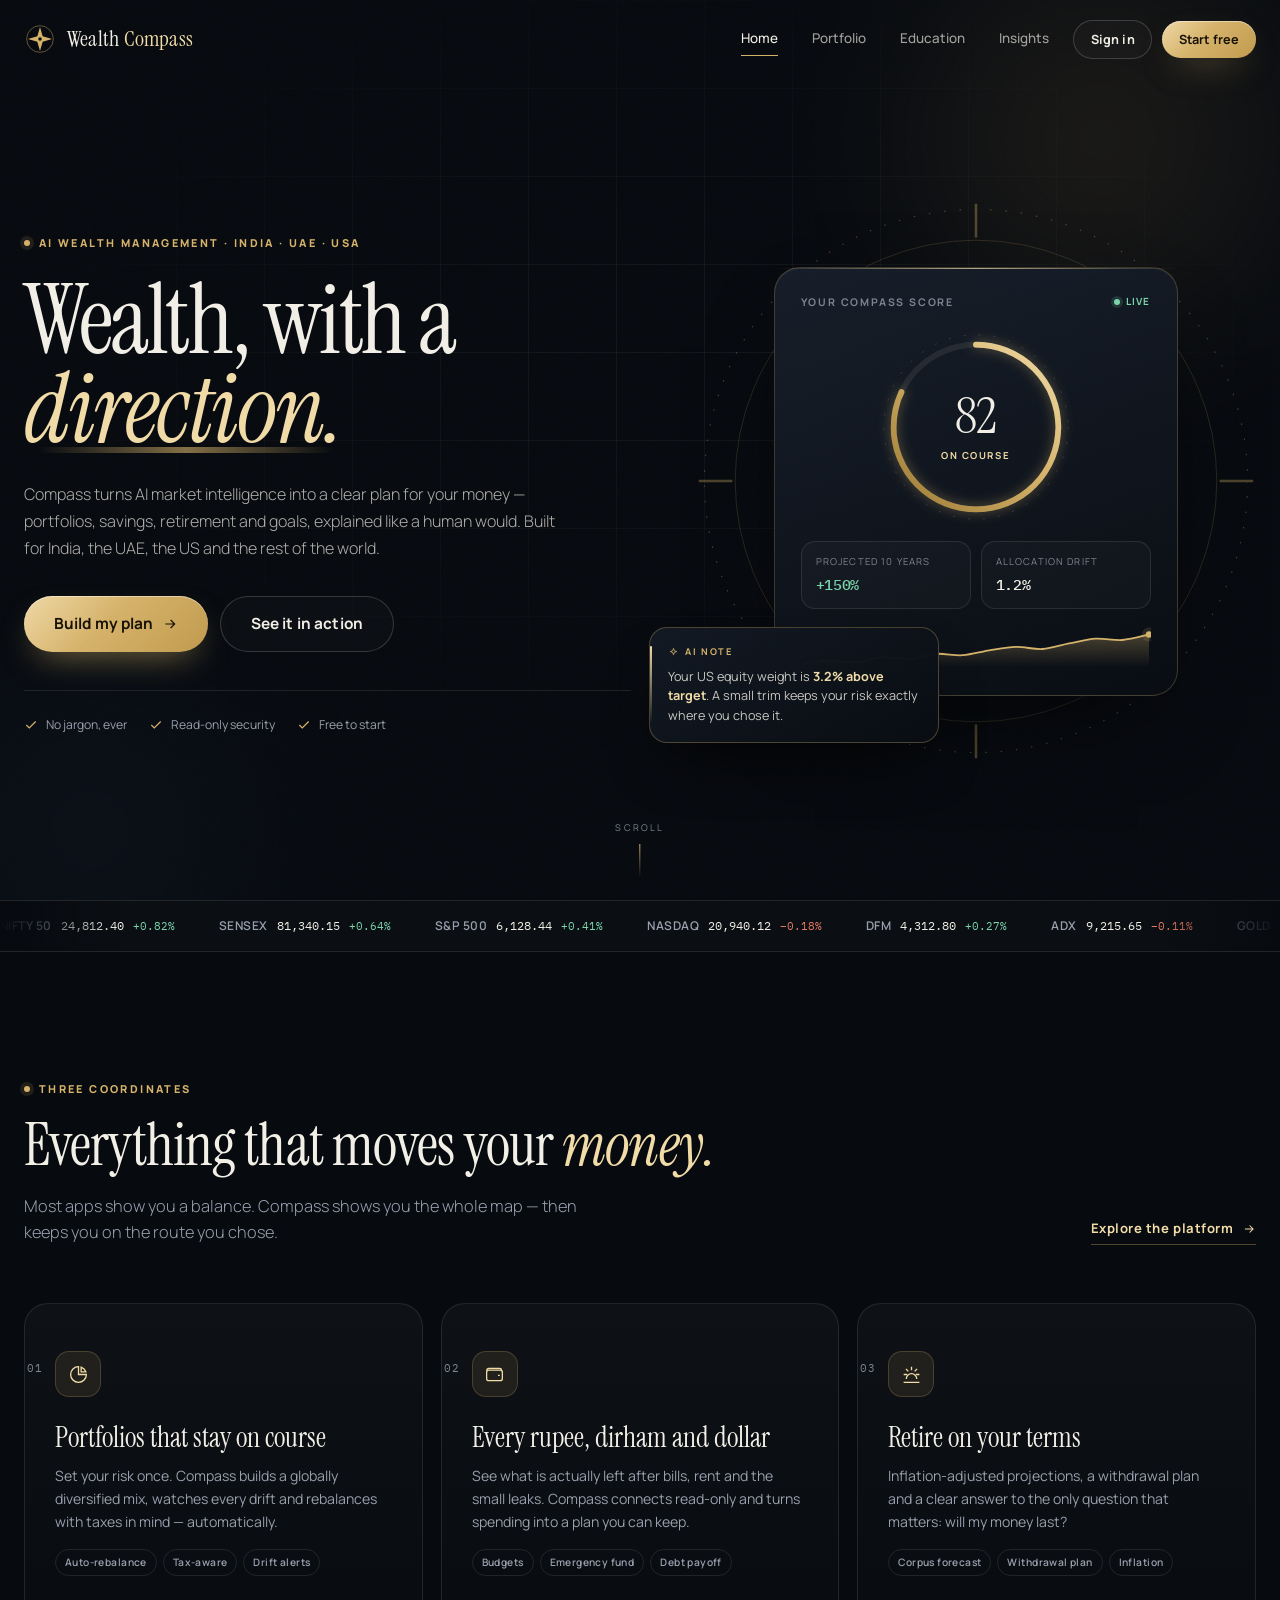
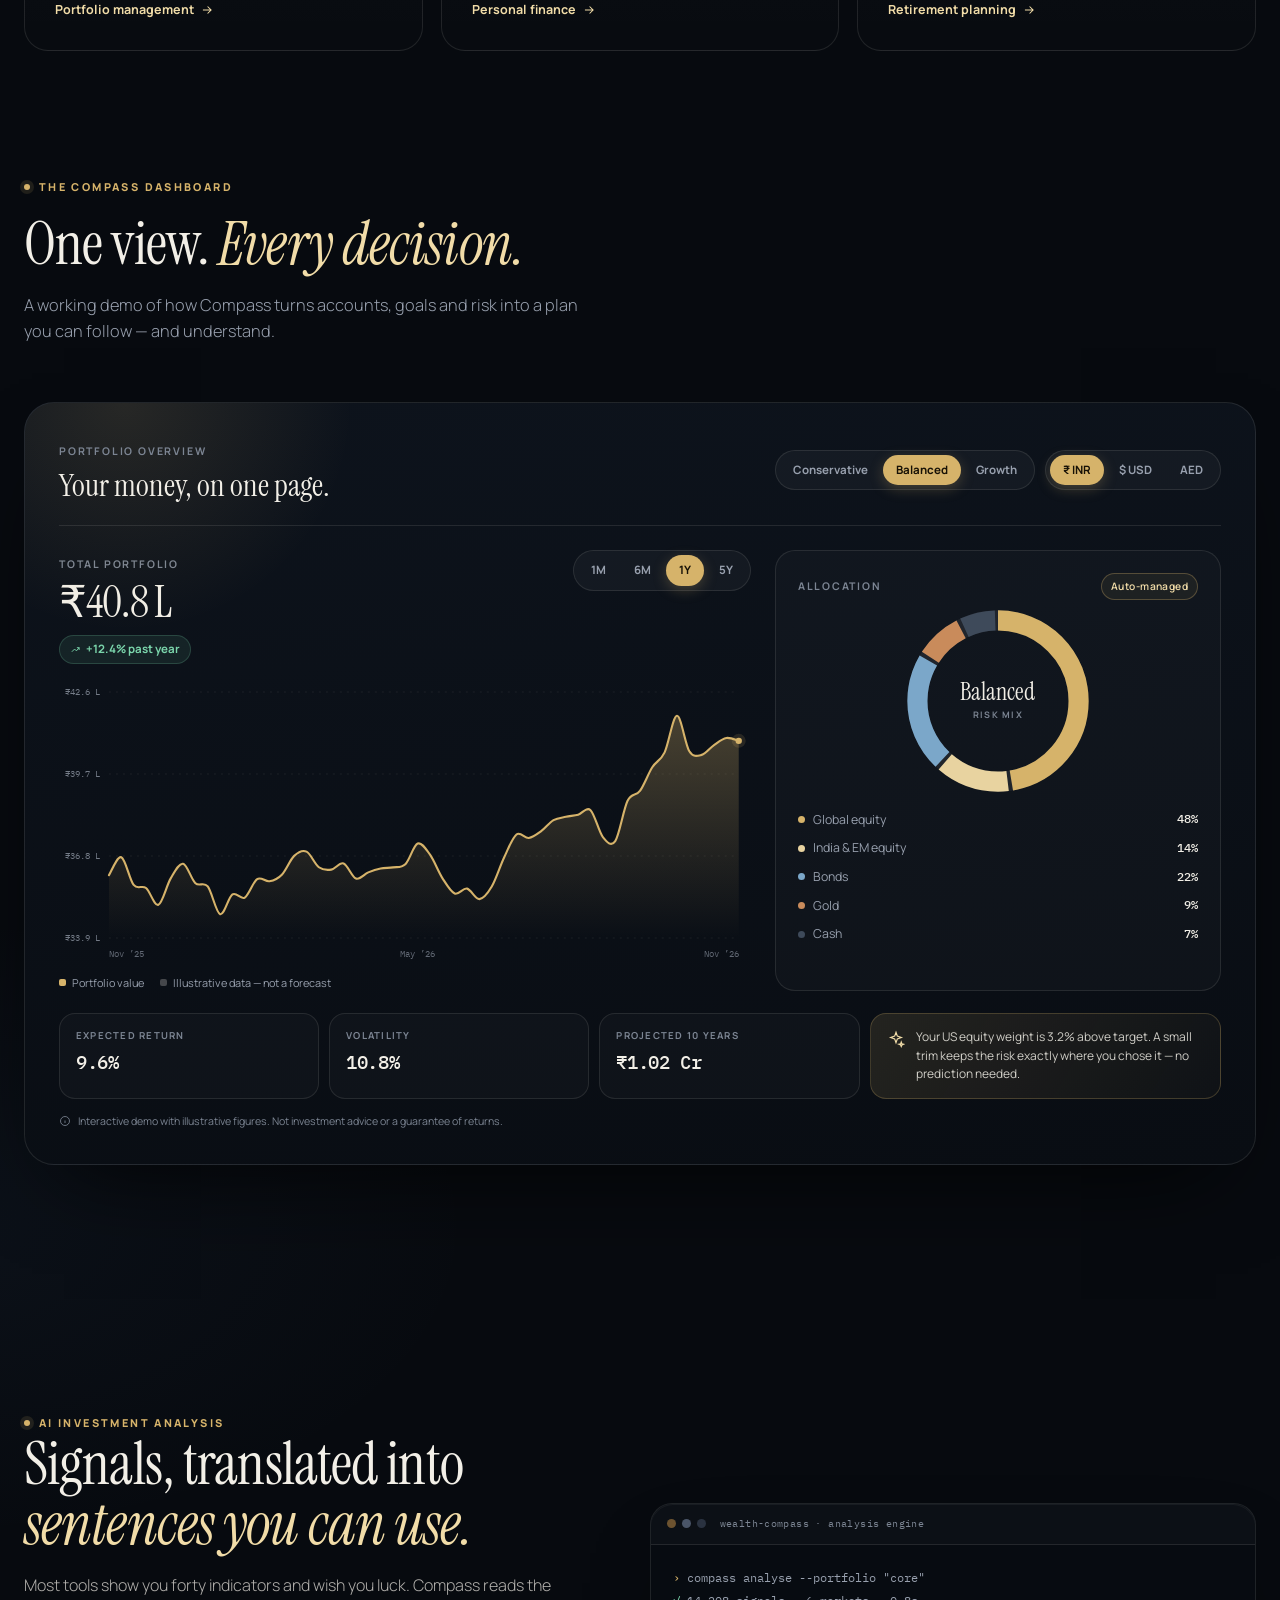
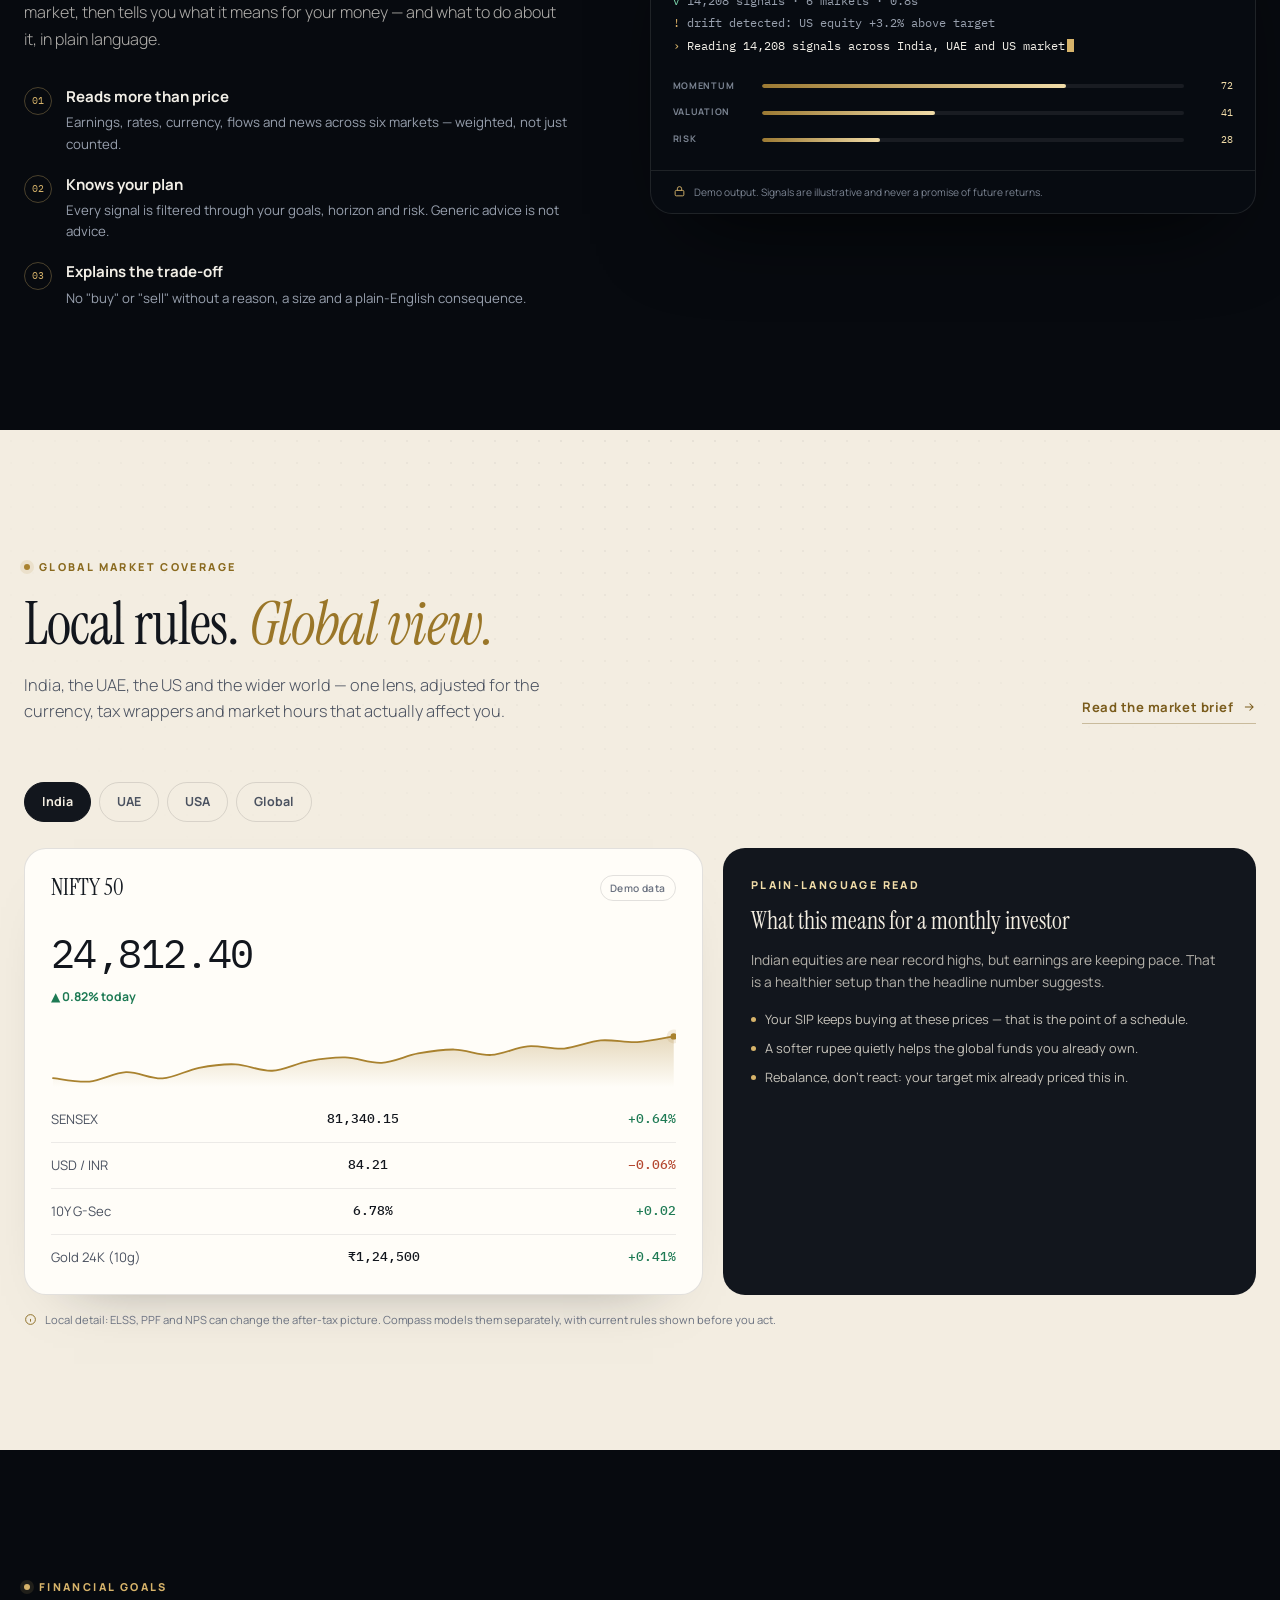
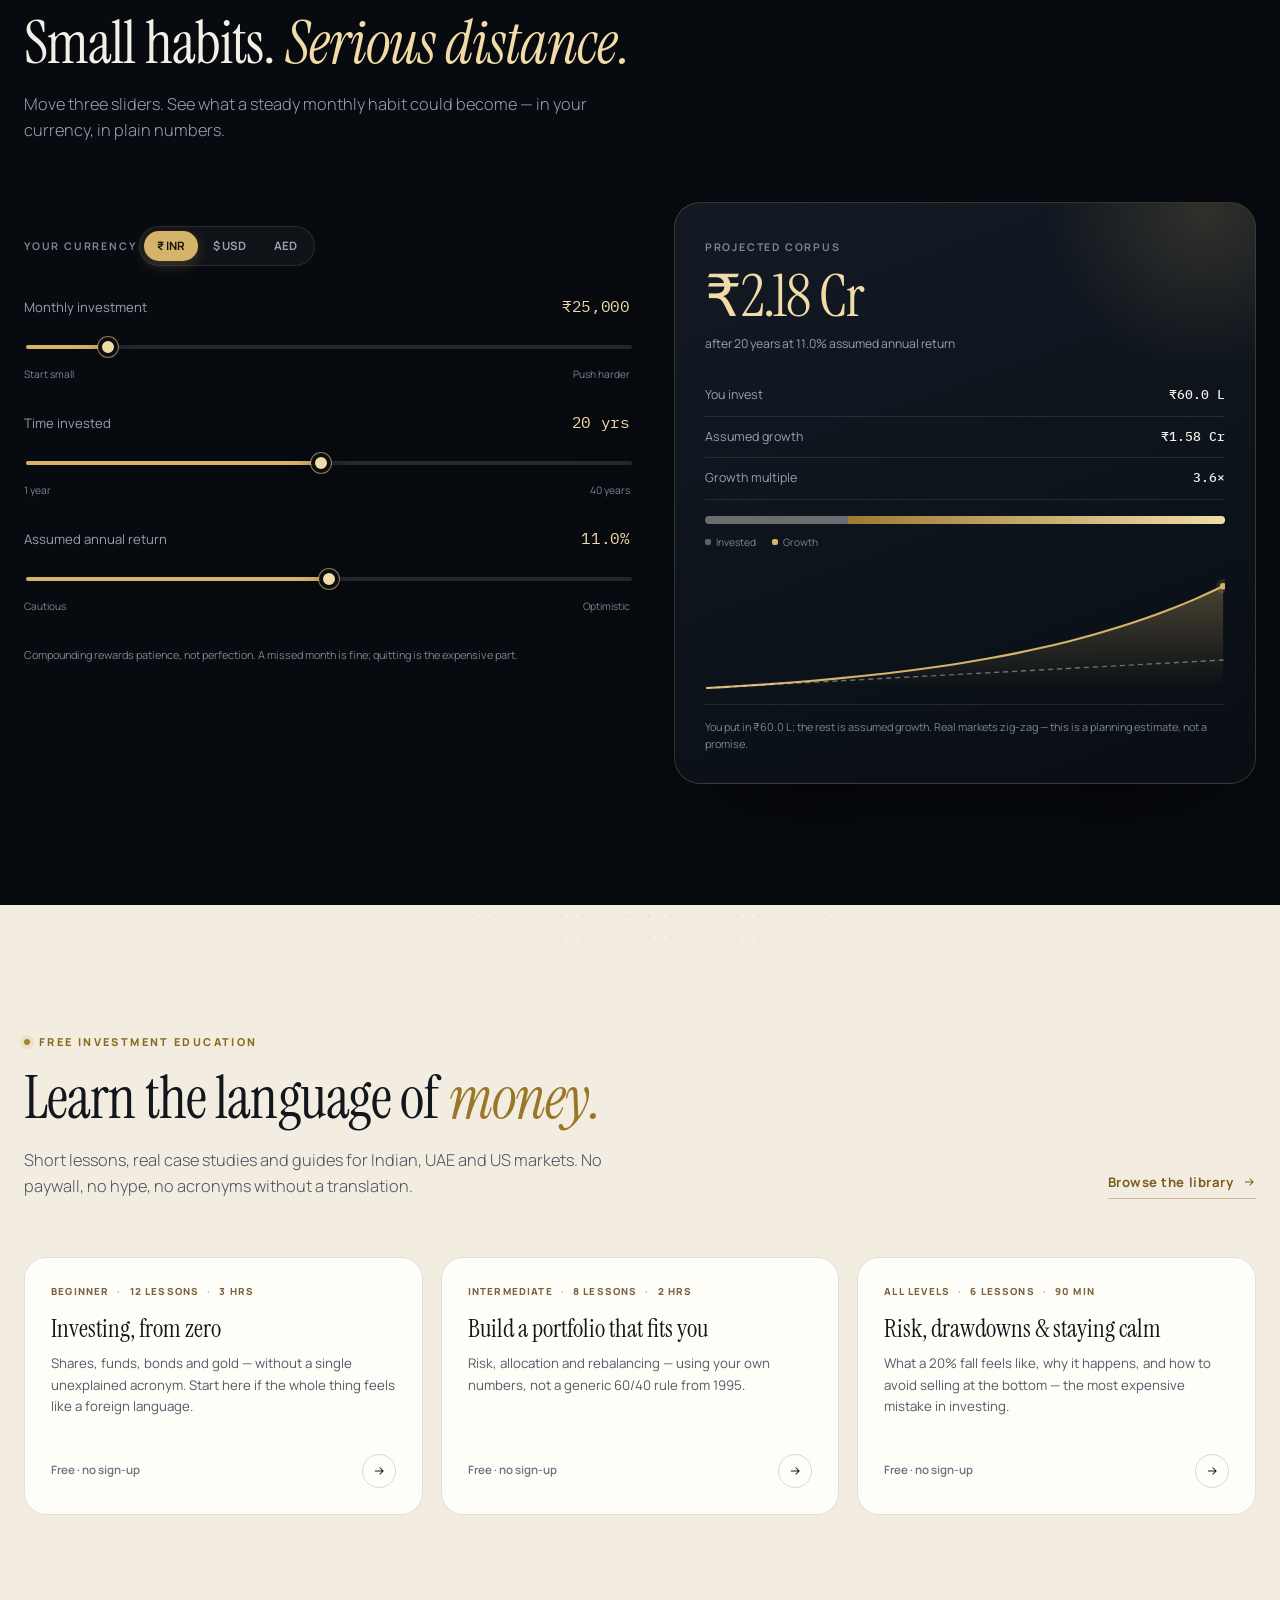
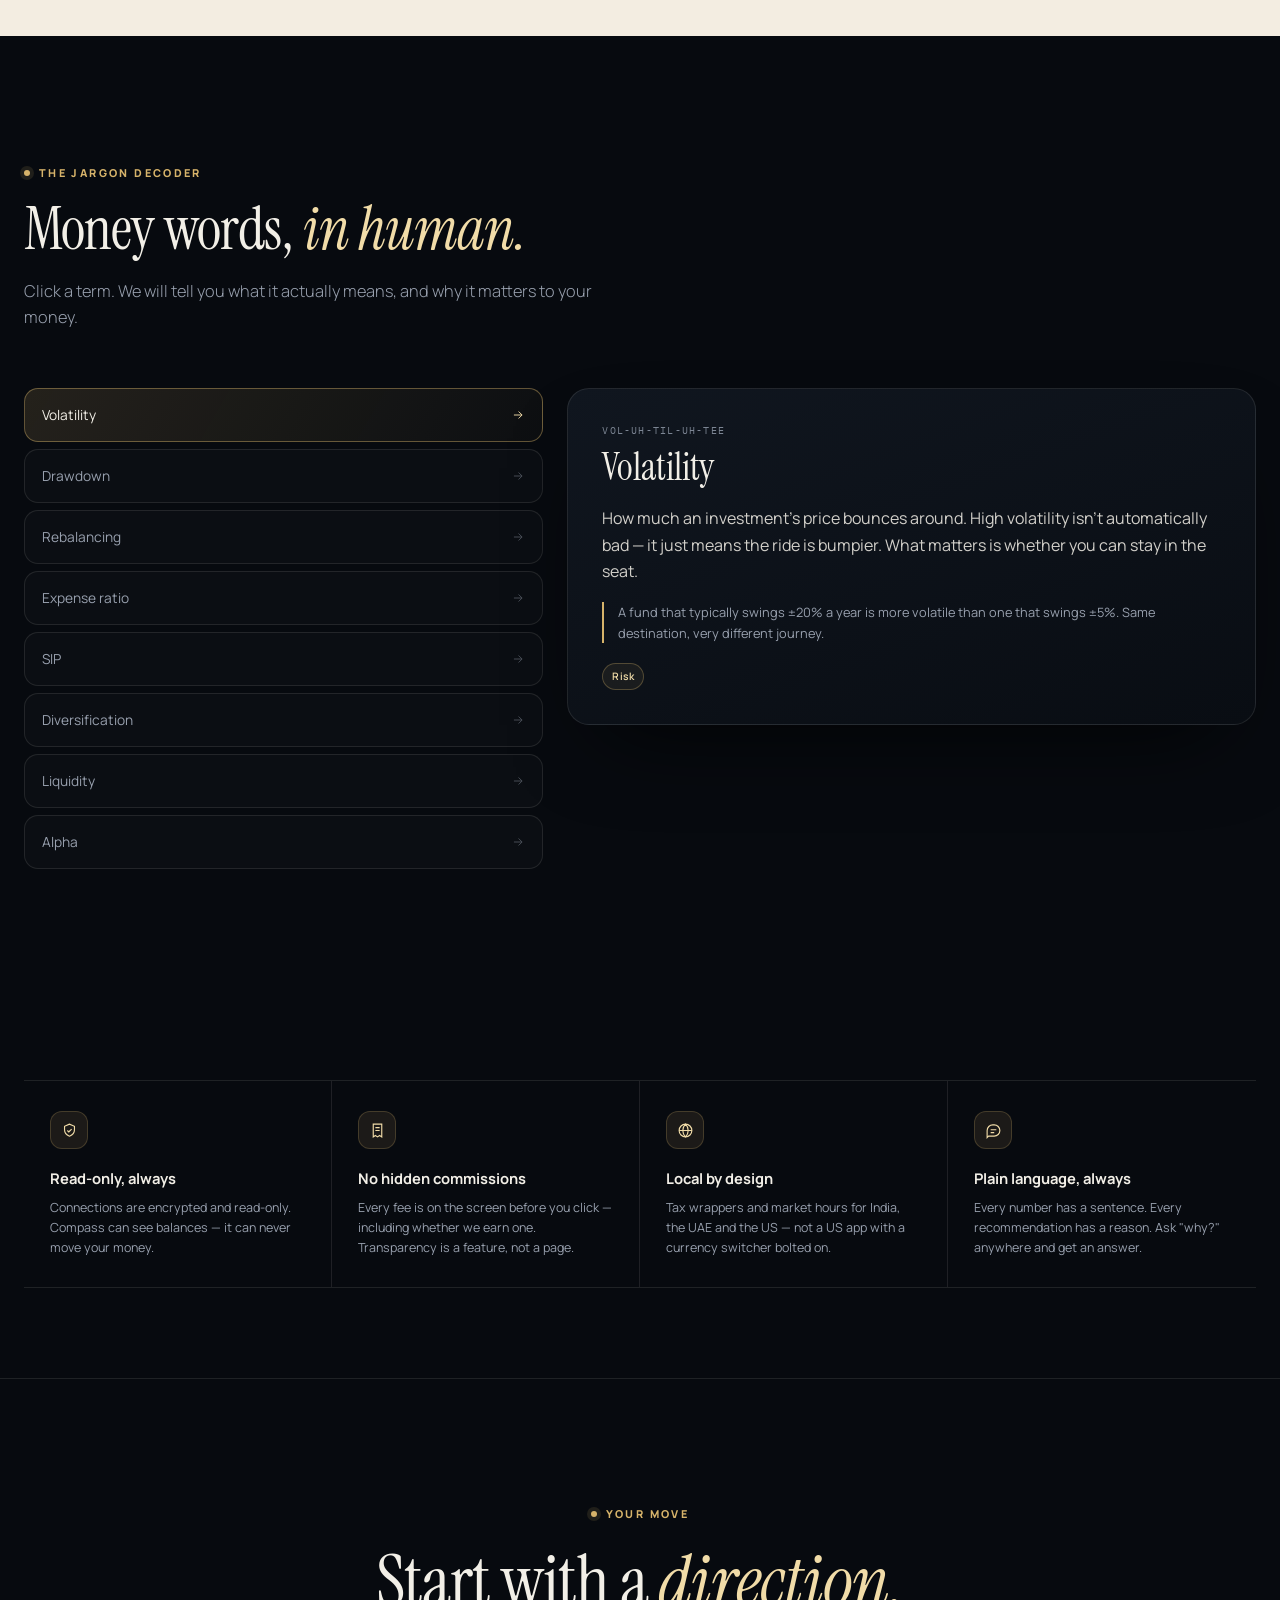
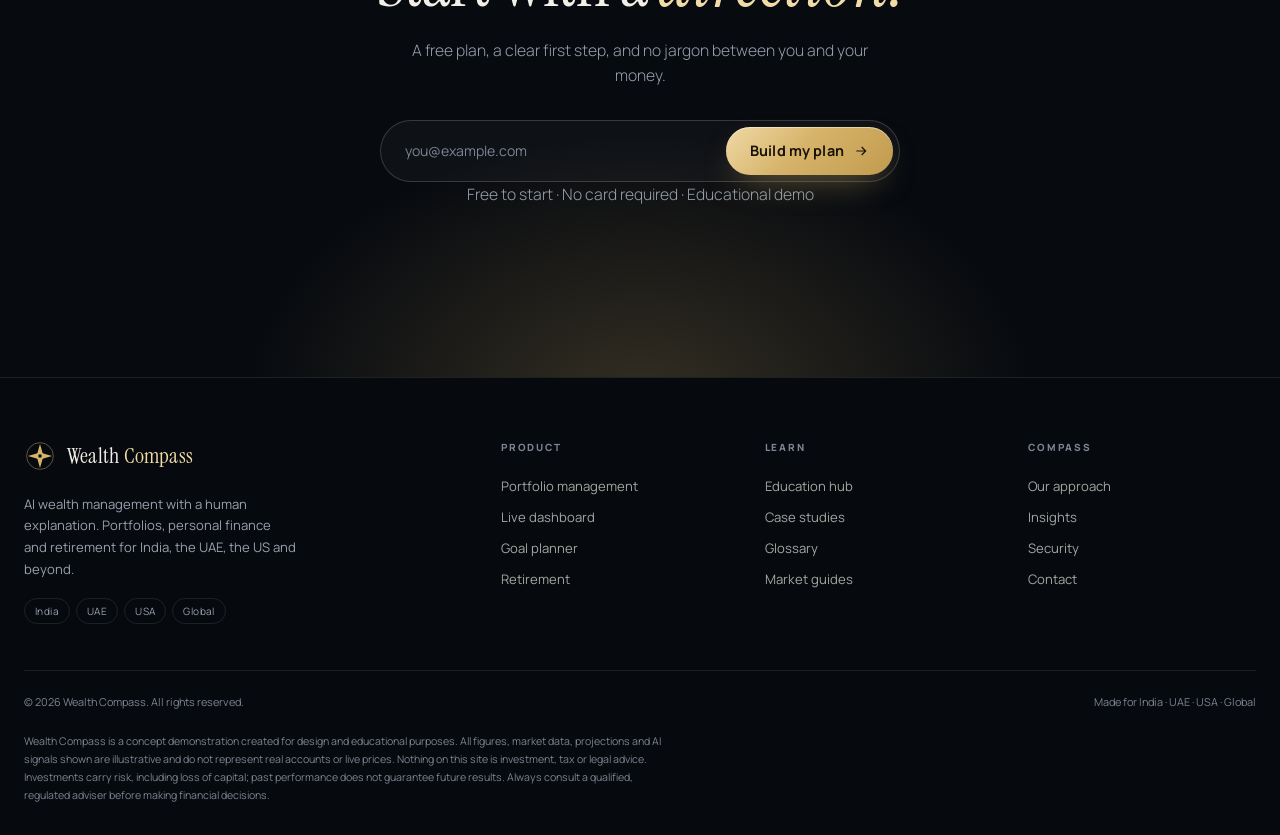
<file: index.html>
<!DOCTYPE html>
<html lang="en">
<head>
  <meta charset="UTF-8" />
  <meta name="viewport" content="width=device-width, initial-scale=1.0" />
  <title>Wealth Compass — AI wealth management with a human explanation</title>
  <meta name="description" content="Wealth Compass turns AI market intelligence into a clear plan for your money — portfolio management, personal finance, retirement and goals, explained in plain language. Built for India, the UAE, the US and beyond." />
  <meta name="theme-color" content="#070a0f" />
  <script>document.documentElement.classList.add('js');</script>
  <meta property="og:title" content="Wealth Compass — Wealth, with a direction." />
  <meta property="og:description" content="AI wealth management for India, the UAE, the US and the world. Portfolios, personal finance and retirement — in plain language." />
  <meta property="og:type" content="website" />
  <link rel="icon" href="assets/favicon.svg" type="image/svg+xml" />
  <link rel="preconnect" href="https://fonts.googleapis.com" />
  <link rel="preconnect" href="https://fonts.gstatic.com" crossorigin />
  <link href="https://fonts.googleapis.com/css2?family=IBM+Plex+Mono:wght@400;500&family=Instrument+Serif:ital@0;1&family=Manrope:wght@300..800&display=swap" rel="stylesheet" />
  <link rel="stylesheet" href="assets/css/style.css" />
  <noscript><style>[data-reveal]{opacity:1;transform:none}</style></noscript>
</head>
<body>
  <a class="skip-link" href="#main">Skip to content</a>

  <header class="site-header">
    <div class="container header-inner">
      <a class="brand" href="index.html" aria-label="Wealth Compass home">
        <svg class="brand-mark" viewBox="0 0 48 48" fill="none" aria-hidden="true">
          <circle cx="24" cy="24" r="20" stroke="currentColor" stroke-width="1.2" opacity=".55" />
          <path d="M24 6l4 14 14 4-14 4-4 14-4-14L6 24l14-4 4-14Z" fill="currentColor" />
          <circle cx="24" cy="24" r="2.6" fill="#070a0f" />
        </svg>
        <span class="brand-word">Wealth <em>Compass</em></span>
      </a>

      <nav class="nav" id="primaryNav" aria-label="Primary">
        <a href="index.html" aria-current="page">Home</a>
        <a href="portfolio.html">Portfolio</a>
        <a href="education.html">Education</a>
        <a href="insights.html">Insights</a>
      </nav>

      <div class="header-actions">
        <a href="#start" class="btn btn-ghost btn-sm">Sign in</a>
        <a href="#start" class="btn btn-gold btn-sm">Start free</a>
        <button class="menu-toggle" type="button" aria-expanded="false" aria-controls="primaryNav" aria-label="Open menu">
          <span></span><span></span>
        </button>
      </div>
    </div>
    <div class="scroll-progress" aria-hidden="true"></div>
  </header>

  <main id="main">
    <!-- ================= HERO ================= -->
    <section class="hero">
      <div class="hero-orb hero-orb--1" aria-hidden="true"></div>
      <div class="hero-orb hero-orb--2" aria-hidden="true"></div>

      <div class="container hero-inner">
        <div class="hero-copy">
          <span class="eyebrow"><span class="dot"></span>AI wealth management · India · UAE · USA</span>
          <h1>Wealth, with a <em>direction.</em></h1>
          <p class="lede">
            Compass turns AI market intelligence into a clear plan for your money — portfolios,
            savings, retirement and goals, explained like a human would. Built for India, the UAE,
            the US and the rest of the world.
          </p>
          <div class="hero-actions">
            <a class="btn btn-gold btn-lg" href="#start">
              Build my plan
              <svg viewBox="0 0 24 24" fill="none" stroke="currentColor" stroke-width="1.8" aria-hidden="true"><path d="M5 12h14M13 6l6 6-6 6" /></svg>
            </a>
            <a class="btn btn-ghost btn-lg" href="#dashboard">See it in action</a>
          </div>
          <ul class="hero-proof">
            <li>
              <svg viewBox="0 0 24 24" fill="none" stroke="currentColor" stroke-width="2" aria-hidden="true"><path d="m4 12 5 5L20 6" /></svg>
              No jargon, ever
            </li>
            <li>
              <svg viewBox="0 0 24 24" fill="none" stroke="currentColor" stroke-width="2" aria-hidden="true"><path d="m4 12 5 5L20 6" /></svg>
              Read-only security
            </li>
            <li>
              <svg viewBox="0 0 24 24" fill="none" stroke="currentColor" stroke-width="2" aria-hidden="true"><path d="m4 12 5 5L20 6" /></svg>
              Free to start
            </li>
          </ul>
        </div>

        <div class="hero-visual">
          <div class="rings" aria-hidden="true">
            <svg viewBox="0 0 200 200" fill="none" stroke="currentColor">
              <circle cx="100" cy="100" r="97" stroke-width=".4" stroke-dasharray=".5 5" />
              <circle cx="100" cy="100" r="86" stroke-width=".3" opacity=".6" />
              <path d="M100 1v12M100 187v12M1 100h12M187 100h12" stroke-width=".9" />
            </svg>
            <svg viewBox="0 0 200 200" fill="none" stroke="currentColor">
              <circle cx="100" cy="100" r="72" stroke-width=".4" stroke-dasharray="16 7" />
              <circle cx="100" cy="100" r="55" stroke-width=".3" opacity=".5" />
              <path d="M100 28v8M100 164v8M28 100h8M164 100h8" stroke-width=".8" />
            </svg>
          </div>

          <div class="hero-card">
            <div class="card-head">
              <span class="label">Your compass score</span>
              <span class="live">Live</span>
            </div>

            <div class="gauge-wrap">
              <svg viewBox="0 0 200 200" role="img" aria-label="Compass score 82 out of 100 — on course">
                <defs>
                  <linearGradient id="heroGauge" x1="0" y1="0" x2="1" y2="1">
                    <stop offset="0%" stop-color="#9c7a33" />
                    <stop offset="55%" stop-color="#d6b36a" />
                    <stop offset="100%" stop-color="#f1dca8" />
                  </linearGradient>
                </defs>
                <circle class="gauge-ticks" cx="100" cy="100" r="94" pathLength="100" />
                <circle class="gauge-ring gauge-track" cx="100" cy="100" r="84" pathLength="100" />
                <circle class="gauge-ring gauge-value" id="heroGaugeValue" cx="100" cy="100" r="84" pathLength="100" transform="rotate(-90 100 100)" />
              </svg>
              <div class="gauge-center">
                <strong data-count="82">82</strong>
                <span>On course</span>
              </div>
            </div>

            <div class="hero-stats">
              <div class="hero-stat">
                <span>Projected 10 years</span>
                <strong class="up">+150%</strong>
              </div>
              <div class="hero-stat">
                <span>Allocation drift</span>
                <strong>1.2%</strong>
              </div>
            </div>

            <div class="hero-spark" id="heroSpark" aria-hidden="true"></div>
          </div>

          <aside class="ai-note" aria-label="Example AI insight">
            <span class="label">
              <svg width="11" height="11" viewBox="0 0 24 24" fill="none" stroke="currentColor" stroke-width="1.8" aria-hidden="true"><path d="M12 3l1.8 5.2L19 10l-5.2 1.8L12 17l-1.8-5.2L5 10l5.2-1.8L12 3Z" /></svg>
              AI note
            </span>
            <p>Your US equity weight is <b>3.2% above target</b>. A small trim keeps your risk exactly where you chose it.</p>
          </aside>
        </div>
      </div>

      <div class="scroll-hint" aria-hidden="true">Scroll</div>
    </section>

    <!-- ================= TICKER ================= -->
    <div class="ticker" aria-label="Illustrative market snapshot">
      <div class="ticker-track">
        <div class="ticker-group">
          <div class="tick"><span class="sym">NIFTY 50</span><span class="val">24,812.40</span><span class="chg up">+0.82%</span></div>
          <div class="tick"><span class="sym">SENSEX</span><span class="val">81,340.15</span><span class="chg up">+0.64%</span></div>
          <div class="tick"><span class="sym">S&amp;P 500</span><span class="val">6,128.44</span><span class="chg up">+0.41%</span></div>
          <div class="tick"><span class="sym">NASDAQ</span><span class="val">20,940.12</span><span class="chg down">−0.18%</span></div>
          <div class="tick"><span class="sym">DFM</span><span class="val">4,312.80</span><span class="chg up">+0.27%</span></div>
          <div class="tick"><span class="sym">ADX</span><span class="val">9,215.65</span><span class="chg down">−0.11%</span></div>
          <div class="tick"><span class="sym">GOLD</span><span class="val">$4,120.30</span><span class="chg up">+0.53%</span></div>
          <div class="tick"><span class="sym">USD/INR</span><span class="val">84.21</span><span class="chg down">−0.06%</span></div>
          <div class="tick"><span class="sym">BITCOIN</span><span class="val">$92,480</span><span class="chg up">+1.24%</span></div>
        </div>
      </div>
    </div>

    <!-- ================= PILLARS ================= -->
    <section class="section" id="approach">
      <div class="container">
        <div class="section-head" data-reveal>
          <div class="head-copy">
            <span class="eyebrow"><span class="dot"></span>Three coordinates</span>
            <h2>Everything that moves your <em>money.</em></h2>
            <p>Most apps show you a balance. Compass shows you the whole map — then keeps you on the route you chose.</p>
          </div>
          <a class="section-link" href="portfolio.html">
            Explore the platform
            <svg width="14" height="14" viewBox="0 0 24 24" fill="none" stroke="currentColor" stroke-width="1.8" aria-hidden="true"><path d="M5 12h14M13 6l6 6-6 6" /></svg>
          </a>
        </div>

        <div class="pillars">
          <article class="pillar spotlight" data-reveal data-delay="0">
            <span class="pillar-num">01</span>
            <div class="icon-box">
              <svg viewBox="0 0 24 24" fill="none" stroke="currentColor" stroke-width="1.5" aria-hidden="true"><path d="M12 3a9 9 0 1 0 9 9h-9V3Z" /><path d="M15 3.5A9 9 0 0 1 20.5 9H15V3.5Z" /></svg>
            </div>
            <h3>Portfolios that stay on course</h3>
            <p>Set your risk once. Compass builds a globally diversified mix, watches every drift and rebalances with taxes in mind — automatically.</p>
            <div class="tags">
              <span class="pill">Auto-rebalance</span>
              <span class="pill">Tax-aware</span>
              <span class="pill">Drift alerts</span>
            </div>
            <a class="pillar-link" href="portfolio.html">
              Portfolio management
              <svg viewBox="0 0 24 24" fill="none" stroke="currentColor" stroke-width="1.8" aria-hidden="true"><path d="M5 12h14M13 6l6 6-6 6" /></svg>
            </a>
          </article>

          <article class="pillar spotlight" data-reveal data-delay="90">
            <span class="pillar-num">02</span>
            <div class="icon-box">
              <svg viewBox="0 0 24 24" fill="none" stroke="currentColor" stroke-width="1.5" aria-hidden="true"><path d="M3 7.5A2.5 2.5 0 0 1 5.5 5H18a2 2 0 0 1 2 2v1" /><rect x="3" y="7" width="18" height="12" rx="2.5" /><path d="M16 13h2" /></svg>
            </div>
            <h3>Every rupee, dirham and dollar</h3>
            <p>See what is actually left after bills, rent and the small leaks. Compass connects read-only and turns spending into a plan you can keep.</p>
            <div class="tags">
              <span class="pill">Budgets</span>
              <span class="pill">Emergency fund</span>
              <span class="pill">Debt payoff</span>
            </div>
            <a class="pillar-link" href="portfolio.html#rules">
              Personal finance
              <svg viewBox="0 0 24 24" fill="none" stroke="currentColor" stroke-width="1.8" aria-hidden="true"><path d="M5 12h14M13 6l6 6-6 6" /></svg>
            </a>
          </article>

          <article class="pillar spotlight" data-reveal data-delay="180">
            <span class="pillar-num">03</span>
            <div class="icon-box">
              <svg viewBox="0 0 24 24" fill="none" stroke="currentColor" stroke-width="1.5" aria-hidden="true"><path d="M12 3v4M5.6 5.6l2.8 2.8M3 12h4M17 12h4M15.6 8.4l2.8-2.8" /><path d="M6 17a6 6 0 0 1 12 0" /><path d="M3 21h18" /></svg>
            </div>
            <h3>Retire on your terms</h3>
            <p>Inflation-adjusted projections, a withdrawal plan and a clear answer to the only question that matters: will my money last?</p>
            <div class="tags">
              <span class="pill">Corpus forecast</span>
              <span class="pill">Withdrawal plan</span>
              <span class="pill">Inflation</span>
            </div>
            <a class="pillar-link" href="#goals">
              Retirement planning
              <svg viewBox="0 0 24 24" fill="none" stroke="currentColor" stroke-width="1.8" aria-hidden="true"><path d="M5 12h14M13 6l6 6-6 6" /></svg>
            </a>
          </article>
        </div>
      </div>
    </section>

    <!-- ================= DASHBOARD ================= -->
    <section class="section dash-section" id="dashboard">
      <div class="container">
        <div class="section-head" data-reveal>
          <div class="head-copy">
            <span class="eyebrow"><span class="dot"></span>The compass dashboard</span>
            <h2>One view. <em>Every decision.</em></h2>
            <p>A working demo of how Compass turns accounts, goals and risk into a plan you can follow — and understand.</p>
          </div>
        </div>

        <div class="dash" data-reveal>
          <div class="dash-head">
            <div>
              <span class="label">Portfolio overview</span>
              <h3>Your money, on one page.</h3>
            </div>
            <div class="controls">
              <div class="segmented" role="group" aria-label="Risk profile">
                <button type="button" data-risk="conservative" aria-pressed="false">Conservative</button>
                <button type="button" data-risk="balanced" aria-pressed="true">Balanced</button>
                <button type="button" data-risk="growth" aria-pressed="false">Growth</button>
              </div>
              <div class="segmented" role="group" aria-label="Display currency">
                <button type="button" data-dash-ccy="INR" aria-pressed="true">₹ INR</button>
                <button type="button" data-dash-ccy="USD" aria-pressed="false">$ USD</button>
                <button type="button" data-dash-ccy="AED" aria-pressed="false">AED</button>
              </div>
            </div>
          </div>

          <div class="dash-grid">
            <div class="dash-main">
              <div class="dash-top">
                <div>
                  <span class="label">Total portfolio</span>
                  <div class="portfolio-value" id="dashTotal">₹40.8 L</div>
                  <span class="delta">
                    <svg viewBox="0 0 24 24" fill="none" stroke="currentColor" stroke-width="2" aria-hidden="true"><path d="M4 17 10 11l4 4 6-7" /><path d="M15 8h5v5" /></svg>
                    <span id="dashDelta">+12.4% past year</span>
                  </span>
                </div>
                <div class="segmented" role="group" aria-label="Chart period">
                  <button type="button" data-range="1M" aria-pressed="false">1M</button>
                  <button type="button" data-range="6M" aria-pressed="false">6M</button>
                  <button type="button" data-range="1Y" aria-pressed="true">1Y</button>
                  <button type="button" data-range="5Y" aria-pressed="false">5Y</button>
                </div>
              </div>

              <div class="chart-wrap">
                <div class="chart" id="dashChart"></div>
              </div>
              <div class="chart-legend">
                <span><i style="background:#d6b36a"></i>Portfolio value</span>
                <span><i style="background:rgba(242,239,231,.25)"></i>Illustrative data — not a forecast</span>
              </div>
            </div>

            <aside class="alloc-card" aria-label="Portfolio allocation">
              <div class="card-head" style="margin-bottom:8px">
                <span class="label">Allocation</span>
                <span class="pill pill--gold">Auto-managed</span>
              </div>
              <div class="donut-wrap">
                <svg class="donut" id="dashDonut" viewBox="0 0 120 120" role="img" aria-label="Portfolio allocation by asset class"></svg>
                <div class="donut-center">
                  <strong id="donutLabel">Balanced</strong>
                  <span>risk mix</span>
                </div>
              </div>
              <ul class="alloc-list" id="dashAlloc"></ul>
            </aside>
          </div>

          <div class="dash-foot">
            <div class="tile">
              <span>Expected return</span>
              <strong id="dashReturn">9.6%</strong>
            </div>
            <div class="tile">
              <span>Volatility</span>
              <strong id="dashVol">10.8%</strong>
            </div>
            <div class="tile">
              <span>Projected 10 years</span>
              <strong id="dashProjected">₹1.02 Cr</strong>
            </div>
            <div class="ai-strip">
              <svg viewBox="0 0 24 24" fill="none" stroke="currentColor" stroke-width="1.6" aria-hidden="true"><path d="M12 3l1.8 5.2L19 10l-5.2 1.8L12 17l-1.8-5.2L5 10l5.2-1.8L12 3Z" /><path d="M19 16l.9 2.6L22 19l-2.1.9L19 22l-.9-2.1L16 19l2.1-.4L19 16Z" /></svg>
              <p id="dashNote">Your US equity weight is 3.2% above target. A small trim keeps the risk exactly where you chose it — no prediction needed.</p>
            </div>
          </div>

          <p class="demo-note">
            <svg viewBox="0 0 24 24" fill="none" stroke="currentColor" stroke-width="1.7" aria-hidden="true"><circle cx="12" cy="12" r="9" /><path d="M12 11v5M12 8h.01" /></svg>
            Interactive demo with illustrative figures. Not investment advice or a guarantee of returns.
          </p>
        </div>
      </div>
    </section>

    <!-- ================= AI ANALYSIS ================= -->
    <section class="section" id="intelligence">
      <div class="container split">
        <div data-reveal>
          <span class="eyebrow"><span class="dot"></span>AI investment analysis</span>
          <h2>Signals, translated into <em>sentences you can use.</em></h2>
          <p class="lede" style="margin-top:18px">
            Most tools show you forty indicators and wish you luck. Compass reads the market, then tells you
            what it means for your money — and what to do about it, in plain language.
          </p>

          <ul class="ai-list">
            <li>
              <span class="n">01</span>
              <div>
                <h3>Reads more than price</h3>
                <p>Earnings, rates, currency, flows and news across six markets — weighted, not just counted.</p>
              </div>
            </li>
            <li>
              <span class="n">02</span>
              <div>
                <h3>Knows your plan</h3>
                <p>Every signal is filtered through your goals, horizon and risk. Generic advice is not advice.</p>
              </div>
            </li>
            <li>
              <span class="n">03</span>
              <div>
                <h3>Explains the trade-off</h3>
                <p>No "buy" or "sell" without a reason, a size and a plain-English consequence.</p>
              </div>
            </li>
          </ul>
        </div>

        <div class="terminal" data-reveal data-delay="120">
          <div class="term-bar">
            <span class="dot"></span><span class="dot"></span><span class="dot"></span>
            <span class="term-title">wealth-compass · analysis engine</span>
          </div>
          <div class="term-body">
            <div class="term-line"><span class="prompt">›</span> compass analyse --portfolio "core"</div>
            <div class="term-line"><span class="ok">✓</span> 14,208 signals · 6 markets · 0.8s</div>
            <div class="term-line"><span class="warn">!</span> drift detected: US equity +3.2% above target</div>
            <div class="term-line term-type"><span class="prompt">›</span> <span id="aiType">Reading 14,208 signals across India, UAE and US markets…</span><span class="caret" aria-hidden="true"></span></div>
          </div>

          <div class="signal-box" aria-label="Illustrative signal strength">
            <div class="signal">
              <span class="sig-label">Momentum</span>
              <div class="bar"><i style="--w:72%"></i></div>
              <em>72</em>
            </div>
            <div class="signal">
              <span class="sig-label">Valuation</span>
              <div class="bar"><i style="--w:41%"></i></div>
              <em>41</em>
            </div>
            <div class="signal">
              <span class="sig-label">Risk</span>
              <div class="bar"><i style="--w:28%"></i></div>
              <em>28</em>
            </div>
          </div>

          <div class="term-note">
            <svg viewBox="0 0 24 24" fill="none" stroke="currentColor" stroke-width="1.7" aria-hidden="true"><rect x="4" y="10" width="16" height="10" rx="2" /><path d="M8 10V7a4 4 0 0 1 8 0v3" /></svg>
            Demo output. Signals are illustrative and never a promise of future returns.
          </div>
        </div>
      </div>
    </section>

    <!-- ================= GLOBAL COVERAGE ================= -->
    <section class="section paper" id="coverage">
      <div class="container">
        <div class="section-head" data-reveal>
          <div class="head-copy">
            <span class="eyebrow"><span class="dot"></span>Global market coverage</span>
            <h2>Local rules. <em>Global view.</em></h2>
            <p>India, the UAE, the US and the wider world — one lens, adjusted for the currency, tax wrappers and market hours that actually affect you.</p>
          </div>
          <a class="section-link" href="insights.html">
            Read the market brief
            <svg width="14" height="14" viewBox="0 0 24 24" fill="none" stroke="currentColor" stroke-width="1.8" aria-hidden="true"><path d="M5 12h14M13 6l6 6-6 6" /></svg>
          </a>
        </div>

        <div data-tabs-group data-reveal>
          <div class="tabs" role="tablist" aria-label="Choose a market">
            <button class="tab" type="button" role="tab" id="tab-india" aria-controls="panel-india" aria-selected="true" data-tab="india">India</button>
            <button class="tab" type="button" role="tab" id="tab-uae" aria-controls="panel-uae" aria-selected="false" tabindex="-1" data-tab="uae">UAE</button>
            <button class="tab" type="button" role="tab" id="tab-usa" aria-controls="panel-usa" aria-selected="false" tabindex="-1" data-tab="usa">USA</button>
            <button class="tab" type="button" role="tab" id="tab-global" aria-controls="panel-global" aria-selected="false" tabindex="-1" data-tab="global">Global</button>
          </div>

          <div class="tab-panel" id="panel-india" role="tabpanel" aria-labelledby="tab-india" data-panel="india">
            <div class="coverage-grid">
              <div class="market-card">
                <div class="index-head">
                  <span class="index-name">NIFTY 50</span>
                  <span class="pill" style="color:#6b7280">Demo data</span>
                </div>
                <div class="index-val">24,812.40</div>
                <div class="index-change">▲ 0.82% today</div>
                <div class="market-spark" data-spark="23120,22980,23360,23110,23540,23680,23420,23810,23960,23740,24120,24280,24060,24410,24320,24650,24580,24812" aria-hidden="true"></div>
                <ul class="market-list">
                  <li><span>SENSEX</span><b>81,340.15</b><b class="up">+0.64%</b></li>
                  <li><span>USD / INR</span><b>84.21</b><b class="down">−0.06%</b></li>
                  <li><span>10Y G-Sec</span><b>6.78%</b><b class="up">+0.02</b></li>
                  <li><span>Gold 24K (10g)</span><b>₹1,24,500</b><b class="up">+0.41%</b></li>
                </ul>
              </div>
              <div class="read-card">
                <span class="eyebrow">Plain-language read</span>
                <h3>What this means for a monthly investor</h3>
                <p>Indian equities are near record highs, but earnings are keeping pace. That is a healthier setup than the headline number suggests.</p>
                <ul>
                  <li>Your SIP keeps buying at these prices — that is the point of a schedule.</li>
                  <li>A softer rupee quietly helps the global funds you already own.</li>
                  <li>Rebalance, don't react: your target mix already priced this in.</li>
                </ul>
              </div>
            </div>
            <p class="locale-note">
              <svg viewBox="0 0 24 24" fill="none" stroke="currentColor" stroke-width="1.7" aria-hidden="true"><circle cx="12" cy="12" r="9" /><path d="M12 11v5M12 8h.01" /></svg>
              Local detail: ELSS, PPF and NPS can change the after-tax picture. Compass models them separately, with current rules shown before you act.
            </p>
          </div>

          <div class="tab-panel" id="panel-uae" role="tabpanel" aria-labelledby="tab-uae" data-panel="uae" hidden>
            <div class="coverage-grid">
              <div class="market-card">
                <div class="index-head">
                  <span class="index-name">DFM General</span>
                  <span class="pill" style="color:#6b7280">Demo data</span>
                </div>
                <div class="index-val">4,312.80</div>
                <div class="index-change">▲ 0.27% today</div>
                <div class="market-spark" data-spark="4080,4102,4076,4118,4130,4110,4148,4160,4135,4180,4192,4170,4210,4202,4230,4218,4250,4312" aria-hidden="true"></div>
                <ul class="market-list">
                  <li><span>ADX</span><b>9,215.65</b><b class="down">−0.11%</b></li>
                  <li><span>USD / AED</span><b>3.6725</b><b>pegged</b></li>
                  <li><span>Gold (oz)</span><b>$4,120.30</b><b class="up">+0.53%</b></li>
                  <li><span>Brent</span><b>$78.40</b><b class="down">−0.90%</b></li>
                </ul>
              </div>
              <div class="read-card">
                <span class="eyebrow">Plain-language read</span>
                <h3>Growth without the currency drama</h3>
                <p>The dirham's peg to the dollar removes one big unknown. What remains is concentration: many UAE portfolios lean heavily on property and local banks.</p>
                <ul>
                  <li>Global equity adds the diversification a local-only mix misses.</li>
                  <li>Gold is a store of value here, not a get-rich trade.</li>
                  <li>Plan end-of-service benefits as a retirement asset, not spare cash.</li>
                </ul>
              </div>
            </div>
            <p class="locale-note">
              <svg viewBox="0 0 24 24" fill="none" stroke="currentColor" stroke-width="1.7" aria-hidden="true"><circle cx="12" cy="12" r="9" /><path d="M12 11v5M12 8h.01" /></svg>
              Local detail: no personal income tax, but end-of-service gratuity and DIFC/ADGM savings plans need their own modelling. Compass does that.
            </p>
          </div>

          <div class="tab-panel" id="panel-usa" role="tabpanel" aria-labelledby="tab-usa" data-panel="usa" hidden>
            <div class="coverage-grid">
              <div class="market-card">
                <div class="index-head">
                  <span class="index-name">S&amp;P 500</span>
                  <span class="pill" style="color:#6b7280">Demo data</span>
                </div>
                <div class="index-val">6,128.44</div>
                <div class="index-change">▲ 0.41% today</div>
                <div class="market-spark" data-spark="5820,5860,5810,5900,5880,5940,5970,5920,6010,5990,6040,6070,6030,6090,6110,6075,6128,6105" aria-hidden="true"></div>
                <ul class="market-list">
                  <li><span>NASDAQ</span><b>20,940.12</b><b class="down">−0.18%</b></li>
                  <li><span>10Y Treasury</span><b>4.18%</b><b class="up">+0.03</b></li>
                  <li><span>CPI (y/y)</span><b>2.9%</b><b>cooling</b></li>
                  <li><span>Gold (oz)</span><b>$4,120.30</b><b class="up">+0.53%</b></li>
                </ul>
              </div>
              <div class="read-card">
                <span class="eyebrow">Plain-language read</span>
                <h3>The world still takes its cue from here</h3>
                <p>US markets set the tone for global risk. Right now, earnings are solid and inflation is cooling — but a handful of large companies carry a lot of the index.</p>
                <ul>
                  <li>Concentration is risk, even when it is winning.</li>
                  <li>401(k), IRA and Roth accounts are part of the plan, not an afterthought.</li>
                  <li>Currency matters if your spending is in rupees or dirhams.</li>
                </ul>
              </div>
            </div>
            <p class="locale-note">
              <svg viewBox="0 0 24 24" fill="none" stroke="currentColor" stroke-width="1.7" aria-hidden="true"><circle cx="12" cy="12" r="9" /><path d="M12 11v5M12 8h.01" /></svg>
              Local detail: tax-advantaged wrappers and state taxes are modelled separately, so the plan reflects what you actually keep.
            </p>
          </div>

          <div class="tab-panel" id="panel-global" role="tabpanel" aria-labelledby="tab-global" data-panel="global" hidden>
            <div class="coverage-grid">
              <div class="market-card">
                <div class="index-head">
                  <span class="index-name">MSCI World</span>
                  <span class="pill" style="color:#6b7280">Demo data</span>
                </div>
                <div class="index-val">4,120.80</div>
                <div class="index-change">▲ 0.35% today</div>
                <div class="market-spark" data-spark="3920,3950,3910,3980,3960,4010,4040,3990,4060,4080,4040,4100,4120,4090,4140,4110,4150,4120" aria-hidden="true"></div>
                <ul class="market-list">
                  <li><span>Brent</span><b>$78.40</b><b class="down">−0.90%</b></li>
                  <li><span>Bitcoin</span><b>$92,480</b><b class="up">+1.24%</b></li>
                  <li><span>Gold (oz)</span><b>$4,120.30</b><b class="up">+0.53%</b></li>
                  <li><span>US 10Y</span><b>4.18%</b><b class="up">+0.03</b></li>
                </ul>
              </div>
              <div class="read-card">
                <span class="eyebrow">Plain-language read</span>
                <h3>When the dollar moves, everyone feels it</h3>
                <p>A stronger dollar tightens conditions everywhere. For a global investor, that is both a risk and an opportunity — depending on what you own and what you spend.</p>
                <ul>
                  <li>Owning assets in several currencies is diversification, not complication.</li>
                  <li>Commodities and gold behave differently from shares — that is their job.</li>
                  <li>Know what you are hedging, and what you are simply accepting.</li>
                </ul>
              </div>
            </div>
            <p class="locale-note">
              <svg viewBox="0 0 24 24" fill="none" stroke="currentColor" stroke-width="1.7" aria-hidden="true"><circle cx="12" cy="12" r="9" /><path d="M12 11v5M12 8h.01" /></svg>
              Local detail: currency hedging, withholding tax and fund domicile are shown in the plan — not buried in a factsheet.
            </p>
          </div>
        </div>
      </div>
    </section>

    <!-- ================= GOALS CALCULATOR ================= -->
    <section class="section" id="goals">
      <div class="container">
        <div class="section-head" data-reveal>
          <div class="head-copy">
            <span class="eyebrow"><span class="dot"></span>Financial goals</span>
            <h2>Small habits. <em>Serious distance.</em></h2>
            <p>Move three sliders. See what a steady monthly habit could become — in your currency, in plain numbers.</p>
          </div>
        </div>

        <div class="calc" data-reveal>
          <div class="calc-controls">
            <span class="label">Your currency</span>
            <div class="segmented" role="group" aria-label="Calculator currency">
              <button type="button" data-sip-ccy="INR" aria-pressed="true">₹ INR</button>
              <button type="button" data-sip-ccy="USD" aria-pressed="false">$ USD</button>
              <button type="button" data-sip-ccy="AED" aria-pressed="false">AED</button>
            </div>

            <div class="slider-group">
              <div class="slider-top">
                <label for="sipAmount">Monthly investment</label>
                <output id="sipAmountOut" for="sipAmount">₹25,000</output>
              </div>
              <input type="range" id="sipAmount" min="500" max="200000" step="500" value="25000" aria-label="Monthly investment amount" />
              <div class="range-hint"><span>Start small</span><span>Push harder</span></div>
            </div>

            <div class="slider-group">
              <div class="slider-top">
                <label for="sipYears">Time invested</label>
                <output id="sipYearsOut" for="sipYears">20 yrs</output>
              </div>
              <input type="range" id="sipYears" min="1" max="40" step="1" value="20" aria-label="Years invested" />
              <div class="range-hint"><span>1 year</span><span>40 years</span></div>
            </div>

            <div class="slider-group">
              <div class="slider-top">
                <label for="sipRet">Assumed annual return</label>
                <output id="sipRetOut" for="sipRet">11.0%</output>
              </div>
              <input type="range" id="sipRet" min="4" max="18" step="0.5" value="11" aria-label="Assumed annual return" />
              <div class="range-hint"><span>Cautious</span><span>Optimistic</span></div>
            </div>

            <p class="calc-note" style="border-top:0;padding-top:18px">
              Compounding rewards patience, not perfection. A missed month is fine; quitting is the expensive part.
            </p>
          </div>

          <div class="calc-result">
            <span class="label">Projected corpus</span>
            <div class="calc-big" id="sipBig">₹2.18 Cr</div>
            <p class="calc-sub" id="sipSub">after 20 years at 11.0% assumed annual return</p>

            <div class="calc-breakdown">
              <div class="bd-row"><span>You invest</span><b id="sipInvested">₹60.0 L</b></div>
              <div class="bd-row"><span>Assumed growth</span><b id="sipGains">₹1.58 Cr</b></div>
              <div class="bd-row"><span>Growth multiple</span><b id="sipMultiple">3.6×</b></div>
            </div>

            <div class="growth-bar" id="sipBar" aria-hidden="true"><i></i><i></i></div>
            <div class="calc-legend">
              <span><i style="background:rgba(242,239,231,.35)"></i>Invested</span>
              <span><i style="background:#d6b36a"></i>Growth</span>
            </div>

            <div class="calc-chart" id="sipChart" aria-hidden="true"></div>
            <p class="calc-note" id="sipNote">You put in ₹60.0 L; the rest is assumed growth. Real markets zig-zag — this is a planning estimate, not a promise.</p>
          </div>
        </div>
      </div>
    </section>

    <!-- ================= EDUCATION ================= -->
    <section class="section paper" id="education">
      <div class="container">
        <div class="section-head" data-reveal>
          <div class="head-copy">
            <span class="eyebrow"><span class="dot"></span>Free investment education</span>
            <h2>Learn the language of <em>money.</em></h2>
            <p>Short lessons, real case studies and guides for Indian, UAE and US markets. No paywall, no hype, no acronyms without a translation.</p>
          </div>
          <a class="section-link" href="education.html">
            Browse the library
            <svg width="14" height="14" viewBox="0 0 24 24" fill="none" stroke="currentColor" stroke-width="1.8" aria-hidden="true"><path d="M5 12h14M13 6l6 6-6 6" /></svg>
          </a>
        </div>

        <div class="edu-grid">
          <a class="edu-card" href="education.html" data-reveal data-delay="0">
            <div class="edu-meta"><span>Beginner</span><span>12 lessons</span><span>3 hrs</span></div>
            <h3>Investing, from zero</h3>
            <p>Shares, funds, bonds and gold — without a single unexplained acronym. Start here if the whole thing feels like a foreign language.</p>
            <div class="edu-foot">
              <span>Free · no sign-up</span>
              <span class="arrow" aria-hidden="true"><svg viewBox="0 0 24 24" fill="none" stroke="currentColor" stroke-width="1.8"><path d="M5 12h14M13 6l6 6-6 6" /></svg></span>
            </div>
          </a>

          <a class="edu-card" href="education.html" data-reveal data-delay="90">
            <div class="edu-meta"><span>Intermediate</span><span>8 lessons</span><span>2 hrs</span></div>
            <h3>Build a portfolio that fits you</h3>
            <p>Risk, allocation and rebalancing — using your own numbers, not a generic 60/40 rule from 1995.</p>
            <div class="edu-foot">
              <span>Free · no sign-up</span>
              <span class="arrow" aria-hidden="true"><svg viewBox="0 0 24 24" fill="none" stroke="currentColor" stroke-width="1.8"><path d="M5 12h14M13 6l6 6-6 6" /></svg></span>
            </div>
          </a>

          <a class="edu-card" href="education.html" data-reveal data-delay="180">
            <div class="edu-meta"><span>All levels</span><span>6 lessons</span><span>90 min</span></div>
            <h3>Risk, drawdowns &amp; staying calm</h3>
            <p>What a 20% fall feels like, why it happens, and how to avoid selling at the bottom — the most expensive mistake in investing.</p>
            <div class="edu-foot">
              <span>Free · no sign-up</span>
              <span class="arrow" aria-hidden="true"><svg viewBox="0 0 24 24" fill="none" stroke="currentColor" stroke-width="1.8"><path d="M5 12h14M13 6l6 6-6 6" /></svg></span>
            </div>
          </a>
        </div>
      </div>
    </section>

    <!-- ================= TRANSLATOR ================= -->
    <section class="section" id="translator">
      <div class="container">
        <div class="section-head" data-reveal>
          <div class="head-copy">
            <span class="eyebrow"><span class="dot"></span>The jargon decoder</span>
            <h2>Money words, <em>in human.</em></h2>
            <p>Click a term. We will tell you what it actually means, and why it matters to your money.</p>
          </div>
        </div>

        <div class="translator" data-reveal>
          <div class="term-list" id="termList" role="tablist" aria-label="Financial terms"></div>
          <div class="term-panel" id="termPanel" role="tabpanel" aria-live="polite"></div>
        </div>
      </div>
    </section>

    <!-- ================= TRUST ================= -->
    <section class="section section--tight" id="trust">
      <div class="container">
        <div class="trust-grid" data-reveal>
          <div class="trust-item">
            <div class="icon-box">
              <svg viewBox="0 0 24 24" fill="none" stroke="currentColor" stroke-width="1.6" aria-hidden="true"><path d="M12 3 5 6v5c0 4.5 3 7.5 7 9 4-1.5 7-4.5 7-9V6l-7-3Z" /><path d="m9 12 2 2 4-4" /></svg>
            </div>
            <h3>Read-only, always</h3>
            <p>Connections are encrypted and read-only. Compass can see balances — it can never move your money.</p>
          </div>
          <div class="trust-item">
            <div class="icon-box">
              <svg viewBox="0 0 24 24" fill="none" stroke="currentColor" stroke-width="1.6" aria-hidden="true"><path d="M6 3h12v18l-3-2-3 2-3-2-3 2V3Z" /><path d="M9 8h6M9 12h6" /></svg>
            </div>
            <h3>No hidden commissions</h3>
            <p>Every fee is on the screen before you click — including whether we earn one. Transparency is a feature, not a page.</p>
          </div>
          <div class="trust-item">
            <div class="icon-box">
              <svg viewBox="0 0 24 24" fill="none" stroke="currentColor" stroke-width="1.6" aria-hidden="true"><circle cx="12" cy="12" r="9" /><path d="M3 12h18M12 3c2.5 2.5 3.8 5.7 3.8 9S14.5 18.5 12 21c-2.5-2.5-3.8-5.7-3.8-9S9.5 5.5 12 3Z" /></svg>
            </div>
            <h3>Local by design</h3>
            <p>Tax wrappers and market hours for India, the UAE and the US — not a US app with a currency switcher bolted on.</p>
          </div>
          <div class="trust-item">
            <div class="icon-box">
              <svg viewBox="0 0 24 24" fill="none" stroke="currentColor" stroke-width="1.6" aria-hidden="true"><path d="M21 12a8 8 0 0 1-8 8H5l-2 2V12a8 8 0 0 1 8-8h2a8 8 0 0 1 8 8Z" /><path d="M8 11h8M8 15h5" /></svg>
            </div>
            <h3>Plain language, always</h3>
            <p>Every number has a sentence. Every recommendation has a reason. Ask "why?" anywhere and get an answer.</p>
          </div>
        </div>
      </div>
    </section>

    <!-- ================= CTA ================= -->
    <section class="cta" id="start">
      <div class="container">
        <span class="eyebrow" data-reveal><span class="dot"></span>Your move</span>
        <h2 data-reveal>Start with a <em>direction.</em></h2>
        <p data-reveal>A free plan, a clear first step, and no jargon between you and your money.</p>

        <form class="signup" id="signupForm" novalidate data-reveal>
          <label class="sr-only" for="signupEmail">Email address</label>
          <input id="signupEmail" type="email" name="email" placeholder="you@example.com" autocomplete="email" required />
          <button class="btn btn-gold" type="submit">
            Build my plan
            <svg viewBox="0 0 24 24" fill="none" stroke="currentColor" stroke-width="1.8" aria-hidden="true"><path d="M5 12h14M13 6l6 6-6 6" /></svg>
          </button>
        </form>
        <p class="form-note" data-reveal>Free to start · No card required · Educational demo</p>
        <div class="form-msg" id="formMsg" role="status" aria-live="polite"></div>
      </div>
    </section>
  </main>

  <!-- ================= FOOTER ================= -->
  <footer class="site-footer">
    <div class="container">
      <div class="footer-grid">
        <div class="footer-brand">
          <a class="brand" href="index.html" aria-label="Wealth Compass home">
            <svg class="brand-mark" viewBox="0 0 48 48" fill="none" aria-hidden="true">
              <circle cx="24" cy="24" r="20" stroke="currentColor" stroke-width="1.2" opacity=".55" />
              <path d="M24 6l4 14 14 4-14 4-4 14-4-14L6 24l14-4 4-14Z" fill="currentColor" />
              <circle cx="24" cy="24" r="2.6" fill="#06090d" />
            </svg>
            <span class="brand-word">Wealth <em>Compass</em></span>
          </a>
          <p>AI wealth management with a human explanation. Portfolios, personal finance and retirement for India, the UAE, the US and beyond.</p>
          <div class="locale-pills">
            <span>India</span><span>UAE</span><span>USA</span><span>Global</span>
          </div>
        </div>

        <div class="footer-col">
          <h3>Product</h3>
          <a href="portfolio.html">Portfolio management</a>
          <a href="#dashboard">Live dashboard</a>
          <a href="#goals">Goal planner</a>
          <a href="portfolio.html#rules">Retirement</a>
        </div>

        <div class="footer-col">
          <h3>Learn</h3>
          <a href="education.html">Education hub</a>
          <a href="education.html#cases">Case studies</a>
          <a href="education.html#glossary">Glossary</a>
          <a href="insights.html">Market guides</a>
        </div>

        <div class="footer-col">
          <h3>Compass</h3>
          <a href="#approach">Our approach</a>
          <a href="insights.html">Insights</a>
          <a href="#trust">Security</a>
          <a href="#start">Contact</a>
        </div>
      </div>

      <div class="footer-bottom">
        <span>© <span data-year>2026</span> Wealth Compass. All rights reserved.</span>
        <span>Made for India · UAE · USA · Global</span>
      </div>

      <p class="disclaimer">
        Wealth Compass is a concept demonstration created for design and educational purposes. All figures, market data,
        projections and AI signals shown are illustrative and do not represent real accounts or live prices. Nothing on this
        site is investment, tax or legal advice. Investments carry risk, including loss of capital; past performance does not
        guarantee future results. Always consult a qualified, regulated adviser before making financial decisions.
      </p>
    </div>
  </footer>

  <script src="assets/js/main.js"></script>
</body>
</html>
</file>
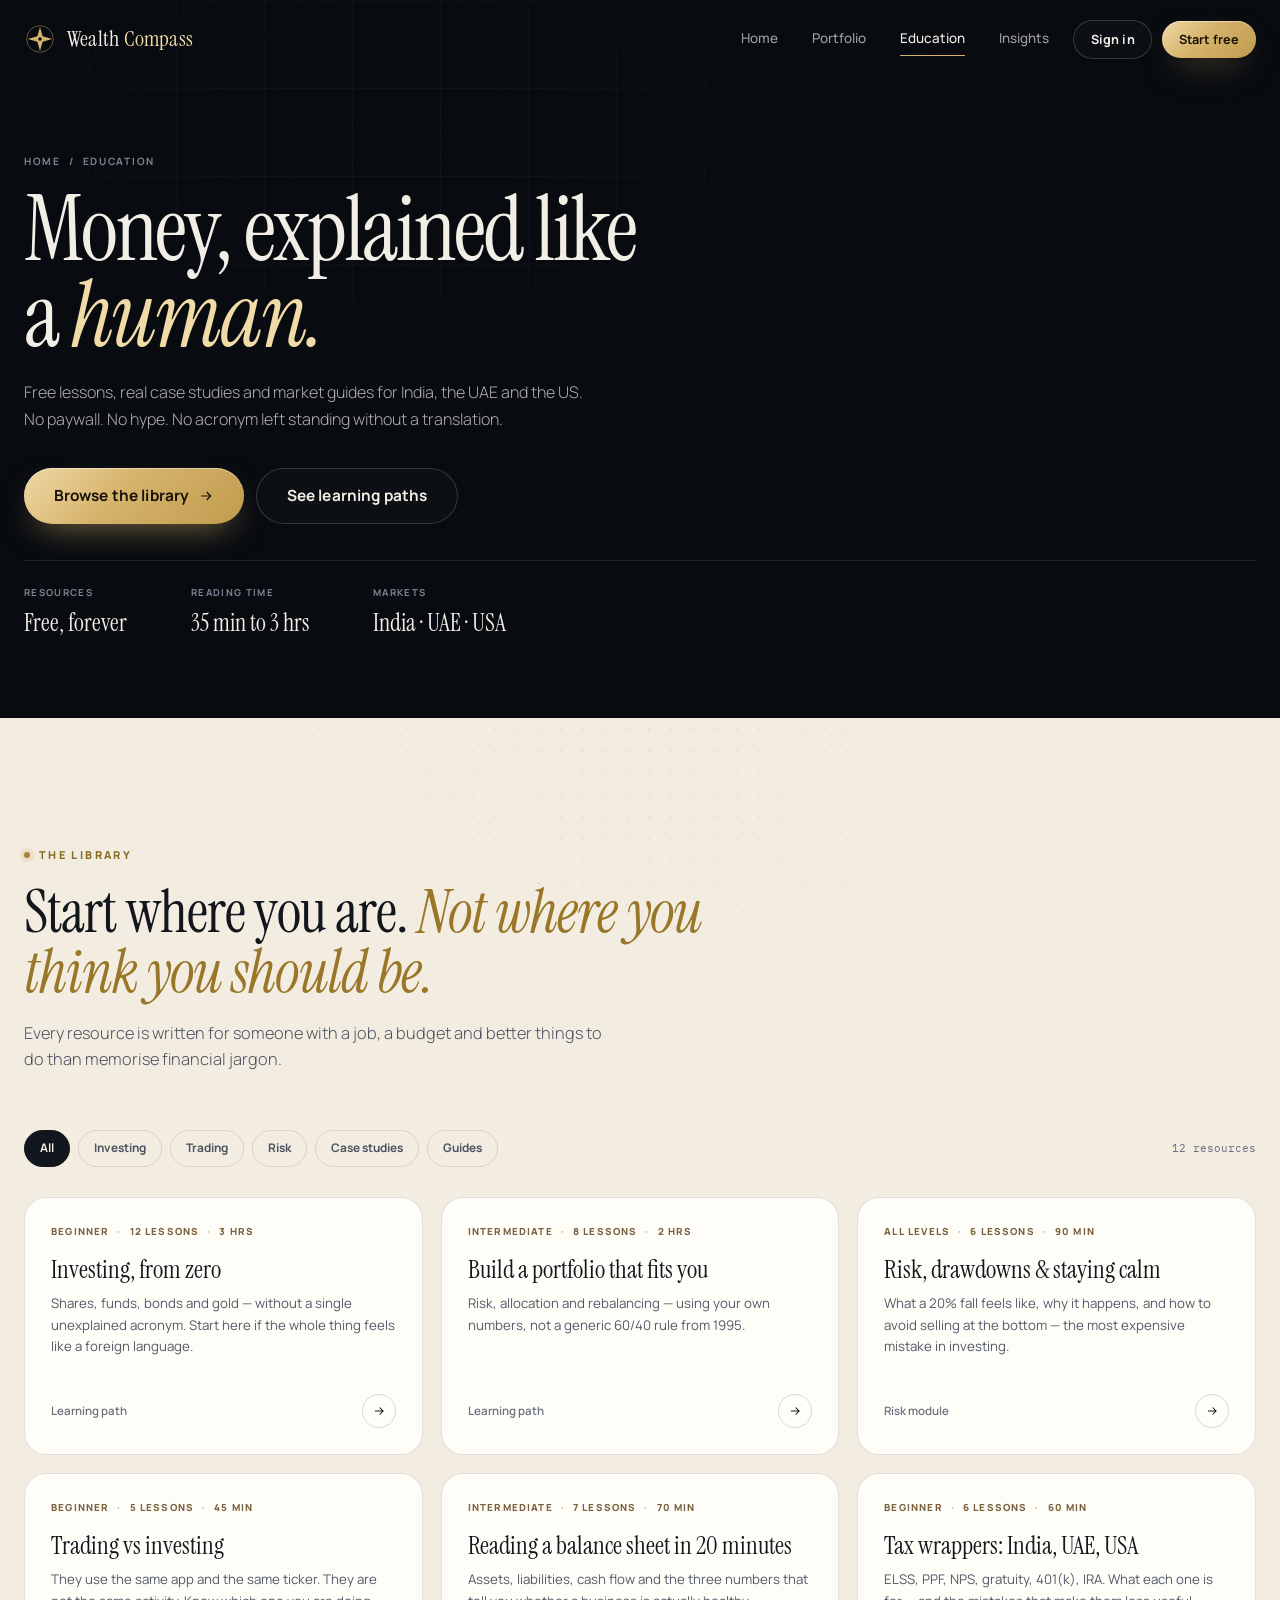
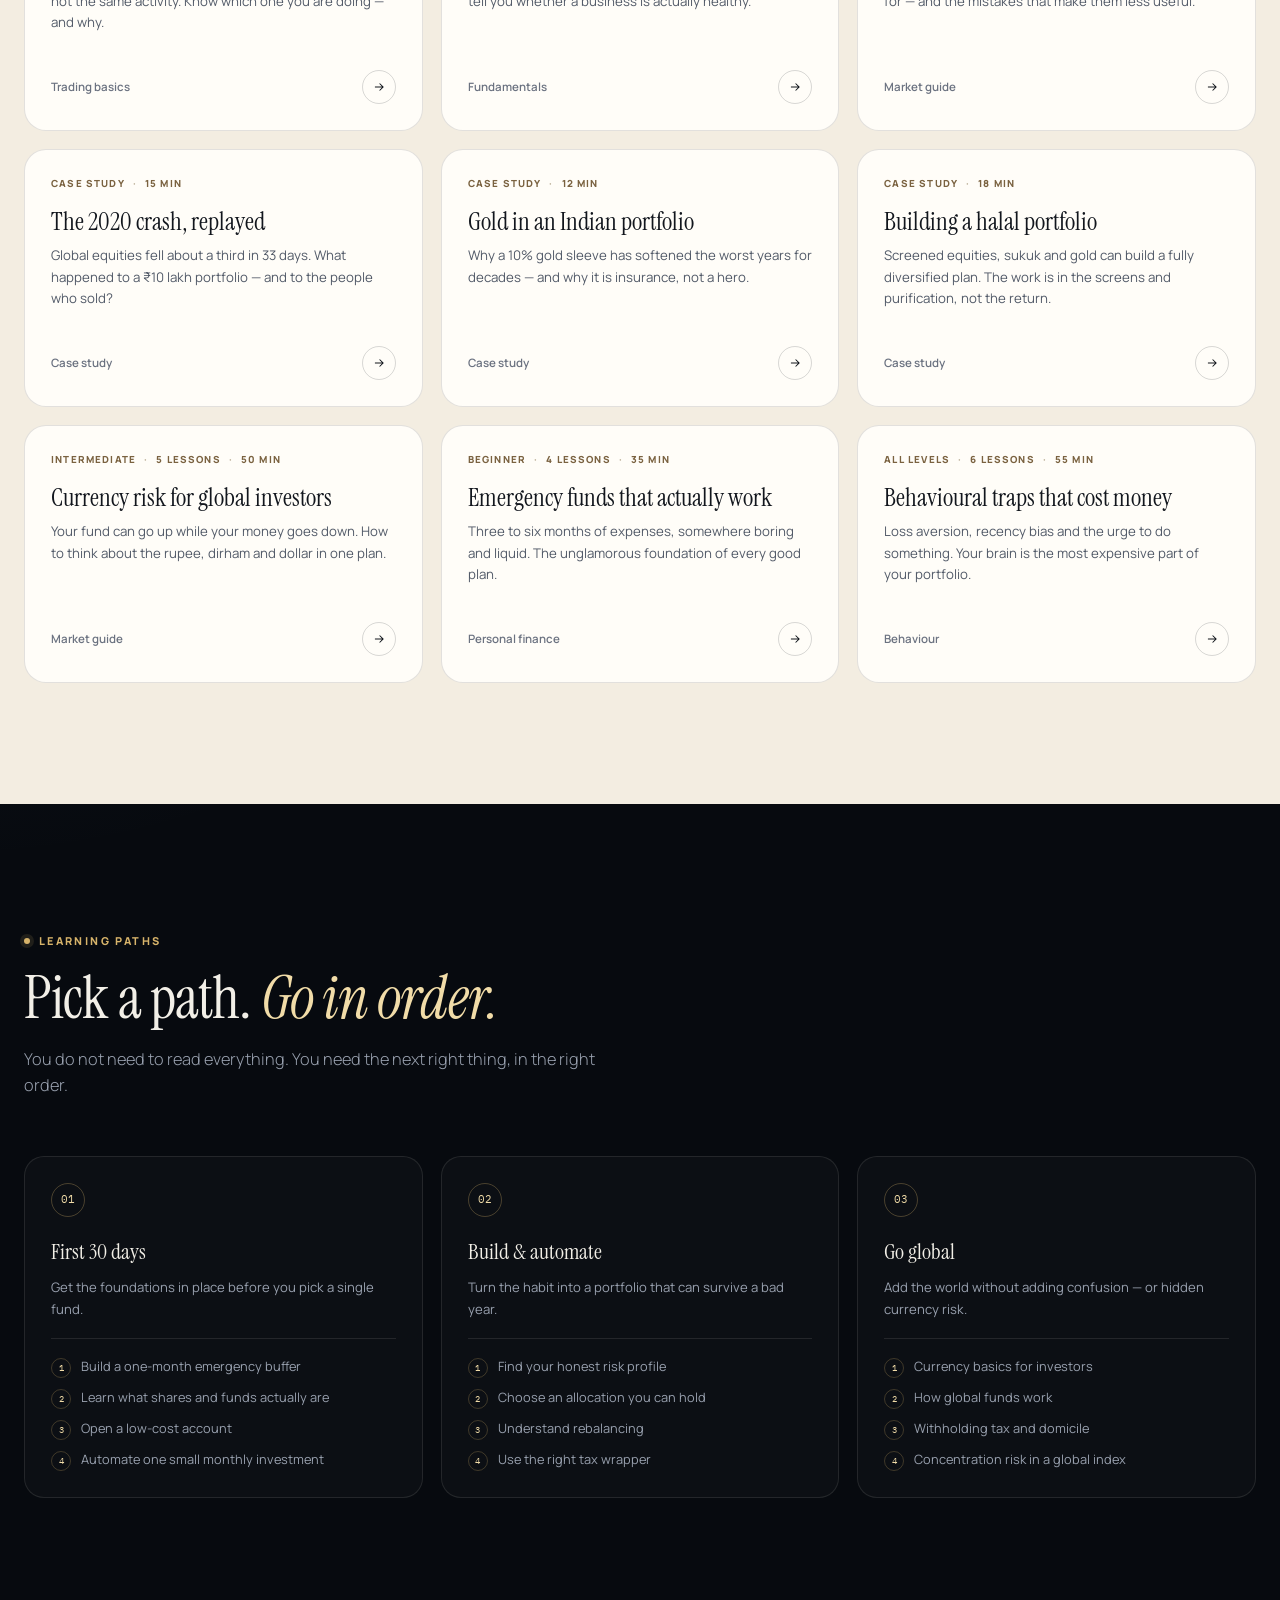
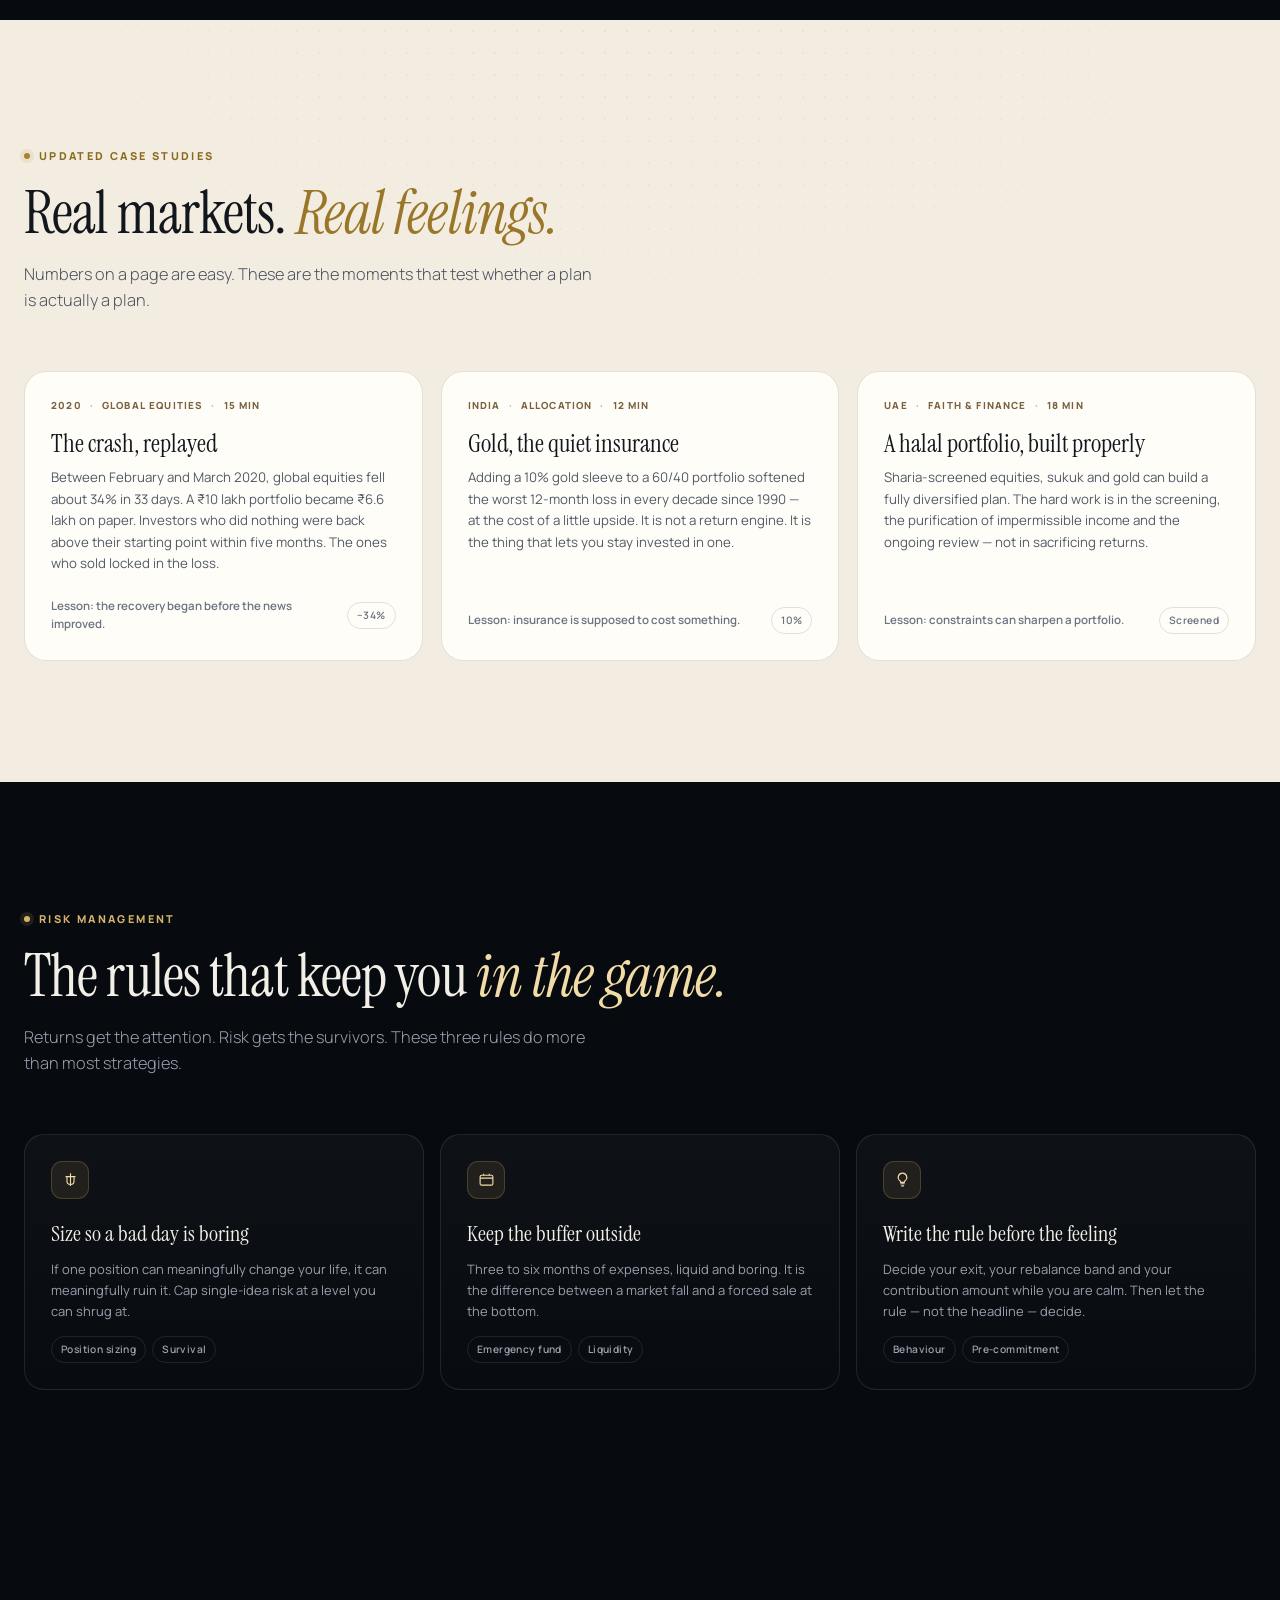
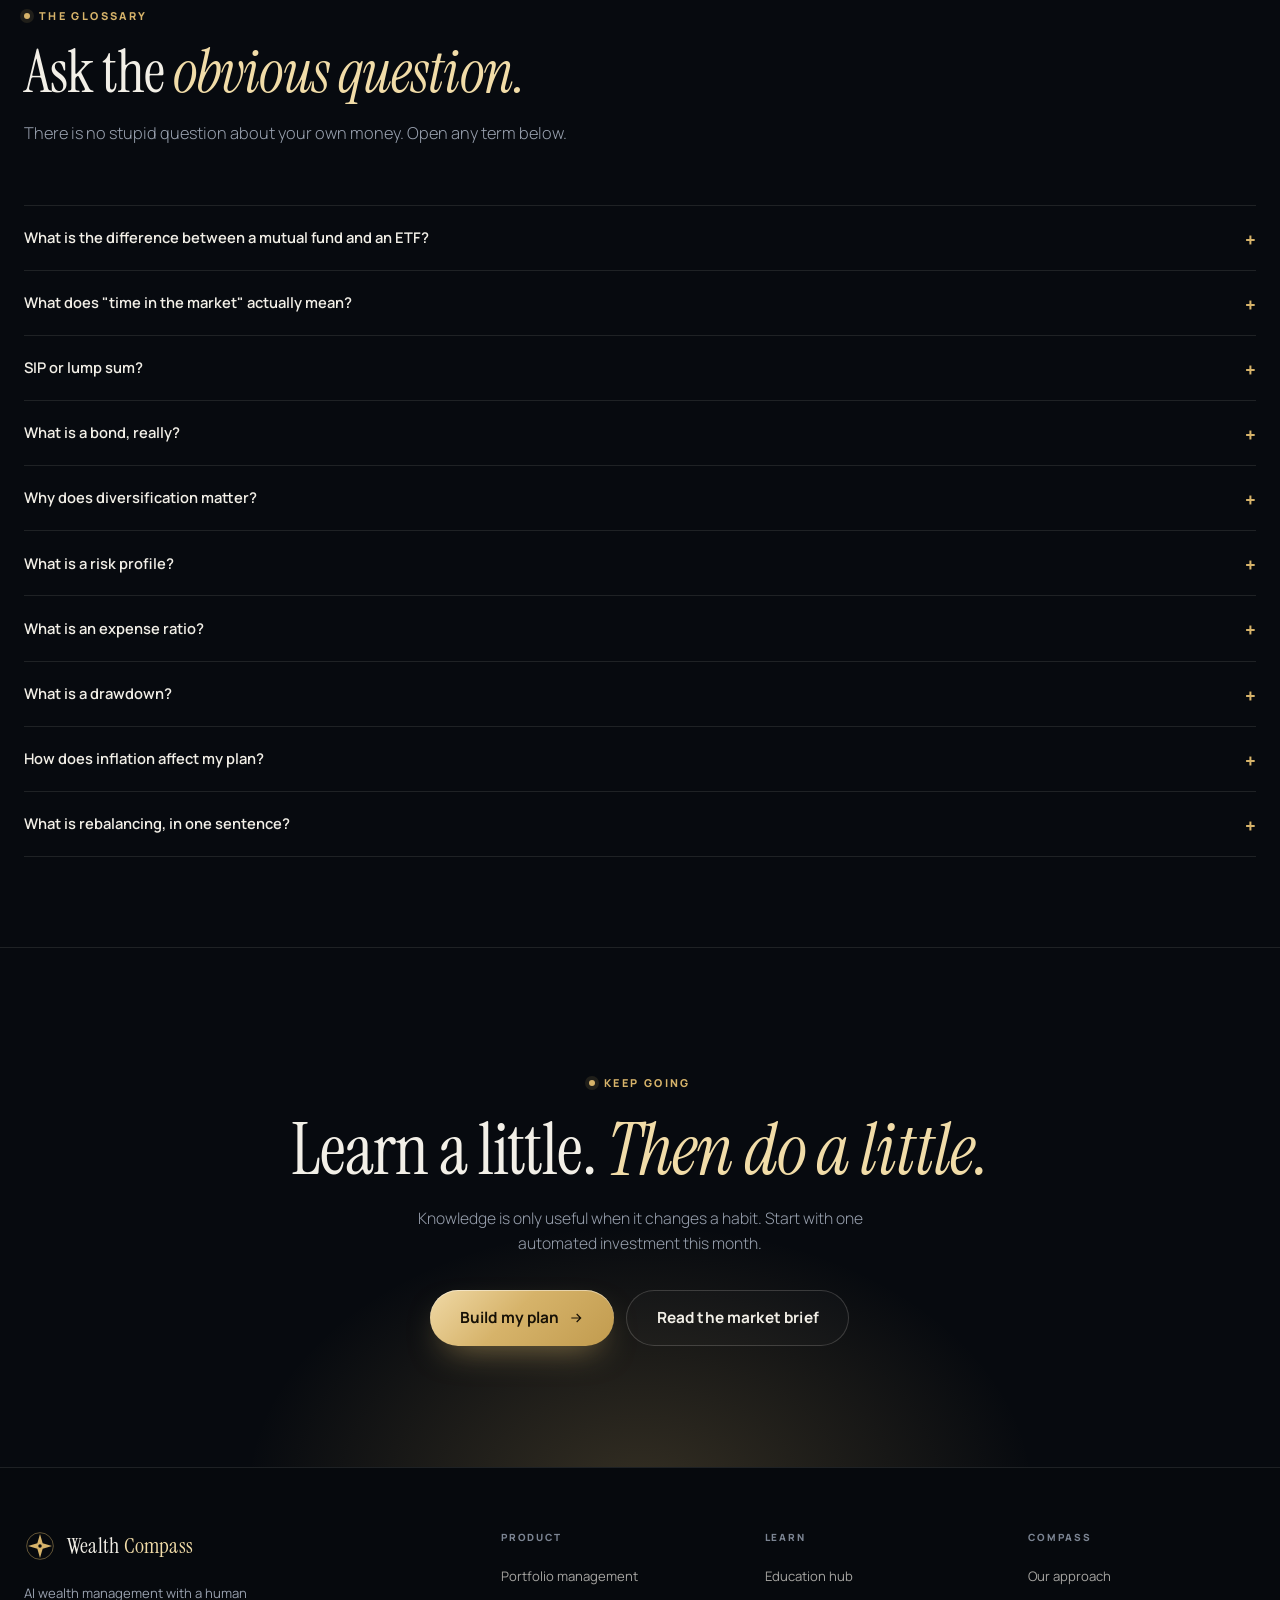
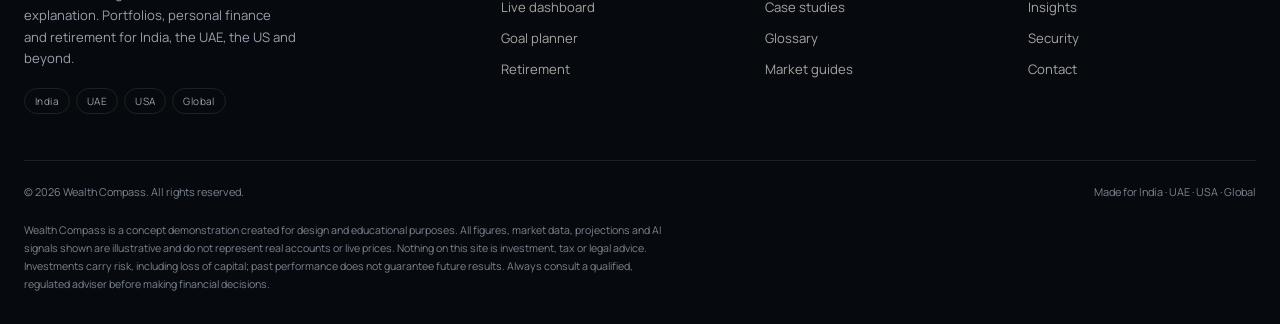
<file: education.html>
<!DOCTYPE html>
<html lang="en">
<head>
  <meta charset="UTF-8" />
  <meta name="viewport" content="width=device-width, initial-scale=1.0" />
  <title>Investment Education — Wealth Compass</title>
  <meta name="description" content="Free investment and trading education, updated case studies, financial literacy and market-specific guides for India, the UAE and the US. No paywall, no jargon." />
  <meta name="theme-color" content="#070a0f" />
  <script>document.documentElement.classList.add('js');</script>
  <link rel="icon" href="assets/favicon.svg" type="image/svg+xml" />
  <link rel="preconnect" href="https://fonts.googleapis.com" />
  <link rel="preconnect" href="https://fonts.gstatic.com" crossorigin />
  <link href="https://fonts.googleapis.com/css2?family=IBM+Plex+Mono:wght@400;500&family=Instrument+Serif:ital@0;1&family=Manrope:wght@300..800&display=swap" rel="stylesheet" />
  <link rel="stylesheet" href="assets/css/style.css" />
  <noscript><style>[data-reveal]{opacity:1;transform:none}</style></noscript>
</head>
<body>
  <a class="skip-link" href="#main">Skip to content</a>

  <header class="site-header">
    <div class="container header-inner">
      <a class="brand" href="index.html" aria-label="Wealth Compass home">
        <svg class="brand-mark" viewBox="0 0 48 48" fill="none" aria-hidden="true">
          <circle cx="24" cy="24" r="20" stroke="currentColor" stroke-width="1.2" opacity=".55" />
          <path d="M24 6l4 14 14 4-14 4-4 14-4-14L6 24l14-4 4-14Z" fill="currentColor" />
          <circle cx="24" cy="24" r="2.6" fill="#070a0f" />
        </svg>
        <span class="brand-word">Wealth <em>Compass</em></span>
      </a>

      <nav class="nav" id="primaryNav" aria-label="Primary">
        <a href="index.html">Home</a>
        <a href="portfolio.html">Portfolio</a>
        <a href="education.html" aria-current="page">Education</a>
        <a href="insights.html">Insights</a>
      </nav>

      <div class="header-actions">
        <a href="index.html#start" class="btn btn-ghost btn-sm">Sign in</a>
        <a href="index.html#start" class="btn btn-gold btn-sm">Start free</a>
        <button class="menu-toggle" type="button" aria-expanded="false" aria-controls="primaryNav" aria-label="Open menu">
          <span></span><span></span>
        </button>
      </div>
    </div>
    <div class="scroll-progress" aria-hidden="true"></div>
  </header>

  <main id="main">
    <section class="page-hero">
      <div class="container">
        <nav class="breadcrumb" aria-label="Breadcrumb">
          <a href="index.html">Home</a>
          <span aria-hidden="true">/</span>
          <span>Education</span>
        </nav>
        <h1>Money, explained like a <em>human.</em></h1>
        <p class="lede">
          Free lessons, real case studies and market guides for India, the UAE and the US.
          No paywall. No hype. No acronym left standing without a translation.
        </p>
        <div class="hero-actions">
          <a class="btn btn-gold btn-lg" href="#library">
            Browse the library
            <svg viewBox="0 0 24 24" fill="none" stroke="currentColor" stroke-width="1.8" aria-hidden="true"><path d="M5 12h14M13 6l6 6-6 6" /></svg>
          </a>
          <a class="btn btn-ghost btn-lg" href="#paths">See learning paths</a>
        </div>
        <div class="page-stats">
          <div class="page-stat"><span>Resources</span><strong>Free, forever</strong></div>
          <div class="page-stat"><span>Reading time</span><strong>35 min to 3 hrs</strong></div>
          <div class="page-stat"><span>Markets</span><strong>India · UAE · USA</strong></div>
        </div>
      </div>
    </section>

    <!-- LIBRARY -->
    <section class="section paper" id="library">
      <div class="container">
        <div class="section-head" data-reveal>
          <div class="head-copy">
            <span class="eyebrow"><span class="dot"></span>The library</span>
            <h2>Start where you are. <em>Not where you think you should be.</em></h2>
            <p>Every resource is written for someone with a job, a budget and better things to do than memorise financial jargon.</p>
          </div>
        </div>

        <div class="filter-bar" role="group" aria-label="Filter learning resources" data-reveal>
          <button class="filter-chip" type="button" data-filter="all" aria-pressed="true">All</button>
          <button class="filter-chip" type="button" data-filter="investing" aria-pressed="false">Investing</button>
          <button class="filter-chip" type="button" data-filter="trading" aria-pressed="false">Trading</button>
          <button class="filter-chip" type="button" data-filter="risk" aria-pressed="false">Risk</button>
          <button class="filter-chip" type="button" data-filter="cases" aria-pressed="false">Case studies</button>
          <button class="filter-chip" type="button" data-filter="guides" aria-pressed="false">Guides</button>
          <span class="filter-count" id="eduCount">12 resources</span>
        </div>

        <div class="edu-grid" data-reveal>
          <a class="edu-card" href="#paths" data-cat="investing">
            <div class="edu-meta"><span>Beginner</span><span>12 lessons</span><span>3 hrs</span></div>
            <h3>Investing, from zero</h3>
            <p>Shares, funds, bonds and gold — without a single unexplained acronym. Start here if the whole thing feels like a foreign language.</p>
            <div class="edu-foot"><span>Learning path</span><span class="arrow" aria-hidden="true"><svg viewBox="0 0 24 24" fill="none" stroke="currentColor" stroke-width="1.8"><path d="M5 12h14M13 6l6 6-6 6" /></svg></span></div>
          </a>

          <a class="edu-card" href="#paths" data-cat="investing">
            <div class="edu-meta"><span>Intermediate</span><span>8 lessons</span><span>2 hrs</span></div>
            <h3>Build a portfolio that fits you</h3>
            <p>Risk, allocation and rebalancing — using your own numbers, not a generic 60/40 rule from 1995.</p>
            <div class="edu-foot"><span>Learning path</span><span class="arrow" aria-hidden="true"><svg viewBox="0 0 24 24" fill="none" stroke="currentColor" stroke-width="1.8"><path d="M5 12h14M13 6l6 6-6 6" /></svg></span></div>
          </a>

          <a class="edu-card" href="#risk" data-cat="risk">
            <div class="edu-meta"><span>All levels</span><span>6 lessons</span><span>90 min</span></div>
            <h3>Risk, drawdowns &amp; staying calm</h3>
            <p>What a 20% fall feels like, why it happens, and how to avoid selling at the bottom — the most expensive mistake in investing.</p>
            <div class="edu-foot"><span>Risk module</span><span class="arrow" aria-hidden="true"><svg viewBox="0 0 24 24" fill="none" stroke="currentColor" stroke-width="1.8"><path d="M5 12h14M13 6l6 6-6 6" /></svg></span></div>
          </a>

          <a class="edu-card" href="#risk" data-cat="trading">
            <div class="edu-meta"><span>Beginner</span><span>5 lessons</span><span>45 min</span></div>
            <h3>Trading vs investing</h3>
            <p>They use the same app and the same ticker. They are not the same activity. Know which one you are doing — and why.</p>
            <div class="edu-foot"><span>Trading basics</span><span class="arrow" aria-hidden="true"><svg viewBox="0 0 24 24" fill="none" stroke="currentColor" stroke-width="1.8"><path d="M5 12h14M13 6l6 6-6 6" /></svg></span></div>
          </a>

          <a class="edu-card" href="#glossary" data-cat="investing">
            <div class="edu-meta"><span>Intermediate</span><span>7 lessons</span><span>70 min</span></div>
            <h3>Reading a balance sheet in 20 minutes</h3>
            <p>Assets, liabilities, cash flow and the three numbers that tell you whether a business is actually healthy.</p>
            <div class="edu-foot"><span>Fundamentals</span><span class="arrow" aria-hidden="true"><svg viewBox="0 0 24 24" fill="none" stroke="currentColor" stroke-width="1.8"><path d="M5 12h14M13 6l6 6-6 6" /></svg></span></div>
          </a>

          <a class="edu-card" href="#paths" data-cat="guides">
            <div class="edu-meta"><span>Beginner</span><span>6 lessons</span><span>60 min</span></div>
            <h3>Tax wrappers: India, UAE, USA</h3>
            <p>ELSS, PPF, NPS, gratuity, 401(k), IRA. What each one is for — and the mistakes that make them less useful.</p>
            <div class="edu-foot"><span>Market guide</span><span class="arrow" aria-hidden="true"><svg viewBox="0 0 24 24" fill="none" stroke="currentColor" stroke-width="1.8"><path d="M5 12h14M13 6l6 6-6 6" /></svg></span></div>
          </a>

          <a class="edu-card" href="#cases" data-cat="cases">
            <div class="edu-meta"><span>Case study</span><span>15 min</span></div>
            <h3>The 2020 crash, replayed</h3>
            <p>Global equities fell about a third in 33 days. What happened to a ₹10 lakh portfolio — and to the people who sold?</p>
            <div class="edu-foot"><span>Case study</span><span class="arrow" aria-hidden="true"><svg viewBox="0 0 24 24" fill="none" stroke="currentColor" stroke-width="1.8"><path d="M5 12h14M13 6l6 6-6 6" /></svg></span></div>
          </a>

          <a class="edu-card" href="#cases" data-cat="cases">
            <div class="edu-meta"><span>Case study</span><span>12 min</span></div>
            <h3>Gold in an Indian portfolio</h3>
            <p>Why a 10% gold sleeve has softened the worst years for decades — and why it is insurance, not a hero.</p>
            <div class="edu-foot"><span>Case study</span><span class="arrow" aria-hidden="true"><svg viewBox="0 0 24 24" fill="none" stroke="currentColor" stroke-width="1.8"><path d="M5 12h14M13 6l6 6-6 6" /></svg></span></div>
          </a>

          <a class="edu-card" href="#cases" data-cat="cases">
            <div class="edu-meta"><span>Case study</span><span>18 min</span></div>
            <h3>Building a halal portfolio</h3>
            <p>Screened equities, sukuk and gold can build a fully diversified plan. The work is in the screens and purification, not the return.</p>
            <div class="edu-foot"><span>Case study</span><span class="arrow" aria-hidden="true"><svg viewBox="0 0 24 24" fill="none" stroke="currentColor" stroke-width="1.8"><path d="M5 12h14M13 6l6 6-6 6" /></svg></span></div>
          </a>

          <a class="edu-card" href="#glossary" data-cat="guides">
            <div class="edu-meta"><span>Intermediate</span><span>5 lessons</span><span>50 min</span></div>
            <h3>Currency risk for global investors</h3>
            <p>Your fund can go up while your money goes down. How to think about the rupee, dirham and dollar in one plan.</p>
            <div class="edu-foot"><span>Market guide</span><span class="arrow" aria-hidden="true"><svg viewBox="0 0 24 24" fill="none" stroke="currentColor" stroke-width="1.8"><path d="M5 12h14M13 6l6 6-6 6" /></svg></span></div>
          </a>

          <a class="edu-card" href="#risk" data-cat="guides">
            <div class="edu-meta"><span>Beginner</span><span>4 lessons</span><span>35 min</span></div>
            <h3>Emergency funds that actually work</h3>
            <p>Three to six months of expenses, somewhere boring and liquid. The unglamorous foundation of every good plan.</p>
            <div class="edu-foot"><span>Personal finance</span><span class="arrow" aria-hidden="true"><svg viewBox="0 0 24 24" fill="none" stroke="currentColor" stroke-width="1.8"><path d="M5 12h14M13 6l6 6-6 6" /></svg></span></div>
          </a>

          <a class="edu-card" href="#risk" data-cat="risk">
            <div class="edu-meta"><span>All levels</span><span>6 lessons</span><span>55 min</span></div>
            <h3>Behavioural traps that cost money</h3>
            <p>Loss aversion, recency bias and the urge to do something. Your brain is the most expensive part of your portfolio.</p>
            <div class="edu-foot"><span>Behaviour</span><span class="arrow" aria-hidden="true"><svg viewBox="0 0 24 24" fill="none" stroke="currentColor" stroke-width="1.8"><path d="M5 12h14M13 6l6 6-6 6" /></svg></span></div>
          </a>
        </div>
      </div>
    </section>

    <!-- PATHS -->
    <section class="section" id="paths">
      <div class="container">
        <div class="section-head" data-reveal>
          <div class="head-copy">
            <span class="eyebrow"><span class="dot"></span>Learning paths</span>
            <h2>Pick a path. <em>Go in order.</em></h2>
            <p>You do not need to read everything. You need the next right thing, in the right order.</p>
          </div>
        </div>

        <div class="steps">
          <article class="step" data-reveal data-delay="0">
            <span class="n">01</span>
            <h3>First 30 days</h3>
            <p>Get the foundations in place before you pick a single fund.</p>
            <ul class="path-list">
              <li><span>1</span>Build a one-month emergency buffer</li>
              <li><span>2</span>Learn what shares and funds actually are</li>
              <li><span>3</span>Open a low-cost account</li>
              <li><span>4</span>Automate one small monthly investment</li>
            </ul>
          </article>

          <article class="step" data-reveal data-delay="90">
            <span class="n">02</span>
            <h3>Build &amp; automate</h3>
            <p>Turn the habit into a portfolio that can survive a bad year.</p>
            <ul class="path-list">
              <li><span>1</span>Find your honest risk profile</li>
              <li><span>2</span>Choose an allocation you can hold</li>
              <li><span>3</span>Understand rebalancing</li>
              <li><span>4</span>Use the right tax wrapper</li>
            </ul>
          </article>

          <article class="step" data-reveal data-delay="180">
            <span class="n">03</span>
            <h3>Go global</h3>
            <p>Add the world without adding confusion — or hidden currency risk.</p>
            <ul class="path-list">
              <li><span>1</span>Currency basics for investors</li>
              <li><span>2</span>How global funds work</li>
              <li><span>3</span>Withholding tax and domicile</li>
              <li><span>4</span>Concentration risk in a global index</li>
            </ul>
          </article>
        </div>
      </div>
    </section>

    <!-- CASE STUDIES -->
    <section class="section paper" id="cases">
      <div class="container">
        <div class="section-head" data-reveal>
          <div class="head-copy">
            <span class="eyebrow"><span class="dot"></span>Updated case studies</span>
            <h2>Real markets. <em>Real feelings.</em></h2>
            <p>Numbers on a page are easy. These are the moments that test whether a plan is actually a plan.</p>
          </div>
        </div>

        <div class="edu-grid">
          <article class="edu-card" data-reveal data-delay="0">
            <div class="edu-meta"><span>2020</span><span>Global equities</span><span>15 min</span></div>
            <h3>The crash, replayed</h3>
            <p>Between February and March 2020, global equities fell about 34% in 33 days. A ₹10 lakh portfolio became ₹6.6 lakh on paper. Investors who did nothing were back above their starting point within five months. The ones who sold locked in the loss.</p>
            <div class="edu-foot"><span>Lesson: the recovery began before the news improved.</span><span class="pill">−34%</span></div>
          </article>

          <article class="edu-card" data-reveal data-delay="90">
            <div class="edu-meta"><span>India</span><span>Allocation</span><span>12 min</span></div>
            <h3>Gold, the quiet insurance</h3>
            <p>Adding a 10% gold sleeve to a 60/40 portfolio softened the worst 12-month loss in every decade since 1990 — at the cost of a little upside. It is not a return engine. It is the thing that lets you stay invested in one.</p>
            <div class="edu-foot"><span>Lesson: insurance is supposed to cost something.</span><span class="pill">10%</span></div>
          </article>

          <article class="edu-card" data-reveal data-delay="180">
            <div class="edu-meta"><span>UAE</span><span>Faith &amp; finance</span><span>18 min</span></div>
            <h3>A halal portfolio, built properly</h3>
            <p>Sharia-screened equities, sukuk and gold can build a fully diversified plan. The hard work is in the screening, the purification of impermissible income and the ongoing review — not in sacrificing returns.</p>
            <div class="edu-foot"><span>Lesson: constraints can sharpen a portfolio.</span><span class="pill">Screened</span></div>
          </article>
        </div>
      </div>
    </section>

    <!-- RISK -->
    <section class="section" id="risk">
      <div class="container">
        <div class="section-head" data-reveal>
          <div class="head-copy">
            <span class="eyebrow"><span class="dot"></span>Risk management</span>
            <h2>The rules that keep you <em>in the game.</em></h2>
            <p>Returns get the attention. Risk gets the survivors. These three rules do more than most strategies.</p>
          </div>
        </div>

        <div class="persona-grid">
          <article class="persona" data-reveal data-delay="0">
            <div class="icon-box"><svg viewBox="0 0 24 24" fill="none" stroke="currentColor" stroke-width="1.6" aria-hidden="true"><path d="M12 3v18M5 8h14M7 8v6a5 5 0 0 0 10 0V8" /></svg></div>
            <h3>Size so a bad day is boring</h3>
            <p>If one position can meaningfully change your life, it can meaningfully ruin it. Cap single-idea risk at a level you can shrug at.</p>
            <div class="tags" style="margin-top:14px"><span class="pill">Position sizing</span><span class="pill">Survival</span></div>
          </article>

          <article class="persona" data-reveal data-delay="90">
            <div class="icon-box"><svg viewBox="0 0 24 24" fill="none" stroke="currentColor" stroke-width="1.6" aria-hidden="true"><rect x="3" y="6" width="18" height="14" rx="2" /><path d="M3 10h18M8 6V4M16 6V4" /></svg></div>
            <h3>Keep the buffer outside</h3>
            <p>Three to six months of expenses, liquid and boring. It is the difference between a market fall and a forced sale at the bottom.</p>
            <div class="tags" style="margin-top:14px"><span class="pill">Emergency fund</span><span class="pill">Liquidity</span></div>
          </article>

          <article class="persona" data-reveal data-delay="180">
            <div class="icon-box"><svg viewBox="0 0 24 24" fill="none" stroke="currentColor" stroke-width="1.6" aria-hidden="true"><path d="M9 18h6M10 21h4" /><path d="M12 3a6 6 0 0 0-3.6 10.8c.7.6 1.1 1.4 1.1 2.2h5c0-.8.4-1.6 1.1-2.2A6 6 0 0 0 12 3Z" /></svg></div>
            <h3>Write the rule before the feeling</h3>
            <p>Decide your exit, your rebalance band and your contribution amount while you are calm. Then let the rule — not the headline — decide.</p>
            <div class="tags" style="margin-top:14px"><span class="pill">Behaviour</span><span class="pill">Pre-commitment</span></div>
          </article>
        </div>
      </div>
    </section>

    <!-- GLOSSARY -->
    <section class="section section--tight" id="glossary">
      <div class="container">
        <div class="section-head" data-reveal>
          <div class="head-copy">
            <span class="eyebrow"><span class="dot"></span>The glossary</span>
            <h2>Ask the <em>obvious question.</em></h2>
            <p>There is no stupid question about your own money. Open any term below.</p>
          </div>
        </div>

        <div class="accordion" data-reveal>
          <details>
            <summary>What is the difference between a mutual fund and an ETF?</summary>
            <p>Both pool money to buy a basket of investments. A mutual fund is bought at the end-of-day price through the fund house; an ETF trades on an exchange all day like a share. The bigger difference is cost and how you use it — not which one is "better".</p>
          </details>
          <details>
            <summary>What does "time in the market" actually mean?</summary>
            <p>Missing a handful of the best days can wipe out years of returns, because the best days often arrive right after the worst. Staying invested is not laziness; it is how compounding reaches you.</p>
          </details>
          <details>
            <summary>SIP or lump sum?</summary>
            <p>A SIP spreads entry prices over time and suits regular income. A lump sum invests everything at once and historically wins more often — if you can handle the timing risk. Most people should automate what they earn, then invest windfalls deliberately.</p>
          </details>
          <details>
            <summary>What is a bond, really?</summary>
            <p>A loan. You give money to a government or company; they pay interest and return the principal at maturity. Bonds stabilise a portfolio, but they are not risk-free — prices fall when interest rates rise, and issuers can default.</p>
          </details>
          <details>
            <summary>Why does diversification matter?</summary>
            <p>Because you cannot predict which market will lead next year. Owning assets that react differently to the same news means no single mistake or region can decide your outcome.</p>
          </details>
          <details>
            <summary>What is a risk profile?</summary>
            <p>A honest description of how much volatility you can accept — financially and emotionally. It is not a personality test. It is the mix you will still hold when the screen is red.</p>
          </details>
          <details>
            <summary>What is an expense ratio?</summary>
            <p>The annual fee a fund charges, expressed as a percentage of your money. A 1% difference sounds small until it compounds against you for twenty years.</p>
          </details>
          <details>
            <summary>What is a drawdown?</summary>
            <p>The fall from an investment's peak to its lowest point before recovery. A 20% drawdown needs a 25% gain just to get back to where you started — which is why avoiding the worst behaviour matters.</p>
          </details>
          <details>
            <summary>How does inflation affect my plan?</summary>
            <p>It quietly reduces what your money can buy. A retirement corpus that looks generous in today's rupees may feel tight in twenty years, so projections need to be inflation-adjusted, not just nominal.</p>
          </details>
          <details>
            <summary>What is rebalancing, in one sentence?</summary>
            <p>Bringing your portfolio back to the mix you chose by trimming what ran ahead and topping up what lagged — usually once or twice a year, and usually boring.</p>
          </details>
        </div>
      </div>
    </section>

    <section class="cta" id="start">
      <div class="container">
        <span class="eyebrow" data-reveal><span class="dot"></span>Keep going</span>
        <h2 data-reveal>Learn a little. <em>Then do a little.</em></h2>
        <p data-reveal>Knowledge is only useful when it changes a habit. Start with one automated investment this month.</p>
        <div class="hero-actions" style="justify-content:center" data-reveal>
          <a class="btn btn-gold btn-lg" href="index.html#start">
            Build my plan
            <svg viewBox="0 0 24 24" fill="none" stroke="currentColor" stroke-width="1.8" aria-hidden="true"><path d="M5 12h14M13 6l6 6-6 6" /></svg>
          </a>
          <a class="btn btn-ghost btn-lg" href="insights.html">Read the market brief</a>
        </div>
      </div>
    </section>
  </main>

  <footer class="site-footer">
    <div class="container">
      <div class="footer-grid">
        <div class="footer-brand">
          <a class="brand" href="index.html" aria-label="Wealth Compass home">
            <svg class="brand-mark" viewBox="0 0 48 48" fill="none" aria-hidden="true">
              <circle cx="24" cy="24" r="20" stroke="currentColor" stroke-width="1.2" opacity=".55" />
              <path d="M24 6l4 14 14 4-14 4-4 14-4-14L6 24l14-4 4-14Z" fill="currentColor" />
              <circle cx="24" cy="24" r="2.6" fill="#06090d" />
            </svg>
            <span class="brand-word">Wealth <em>Compass</em></span>
          </a>
          <p>AI wealth management with a human explanation. Portfolios, personal finance and retirement for India, the UAE, the US and beyond.</p>
          <div class="locale-pills">
            <span>India</span><span>UAE</span><span>USA</span><span>Global</span>
          </div>
        </div>

        <div class="footer-col">
          <h3>Product</h3>
          <a href="portfolio.html">Portfolio management</a>
          <a href="index.html#dashboard">Live dashboard</a>
          <a href="index.html#goals">Goal planner</a>
          <a href="portfolio.html#rules">Retirement</a>
        </div>

        <div class="footer-col">
          <h3>Learn</h3>
          <a href="education.html">Education hub</a>
          <a href="education.html#cases">Case studies</a>
          <a href="education.html#glossary">Glossary</a>
          <a href="insights.html">Market guides</a>
        </div>

        <div class="footer-col">
          <h3>Compass</h3>
          <a href="index.html#approach">Our approach</a>
          <a href="insights.html">Insights</a>
          <a href="index.html#trust">Security</a>
          <a href="index.html#start">Contact</a>
        </div>
      </div>

      <div class="footer-bottom">
        <span>© <span data-year>2026</span> Wealth Compass. All rights reserved.</span>
        <span>Made for India · UAE · USA · Global</span>
      </div>

      <p class="disclaimer">
        Wealth Compass is a concept demonstration created for design and educational purposes. All figures, market data,
        projections and AI signals shown are illustrative and do not represent real accounts or live prices. Nothing on this
        site is investment, tax or legal advice. Investments carry risk, including loss of capital; past performance does not
        guarantee future results. Always consult a qualified, regulated adviser before making financial decisions.
      </p>
    </div>
  </footer>

  <script src="assets/js/main.js"></script>
</body>
</html>
</file>
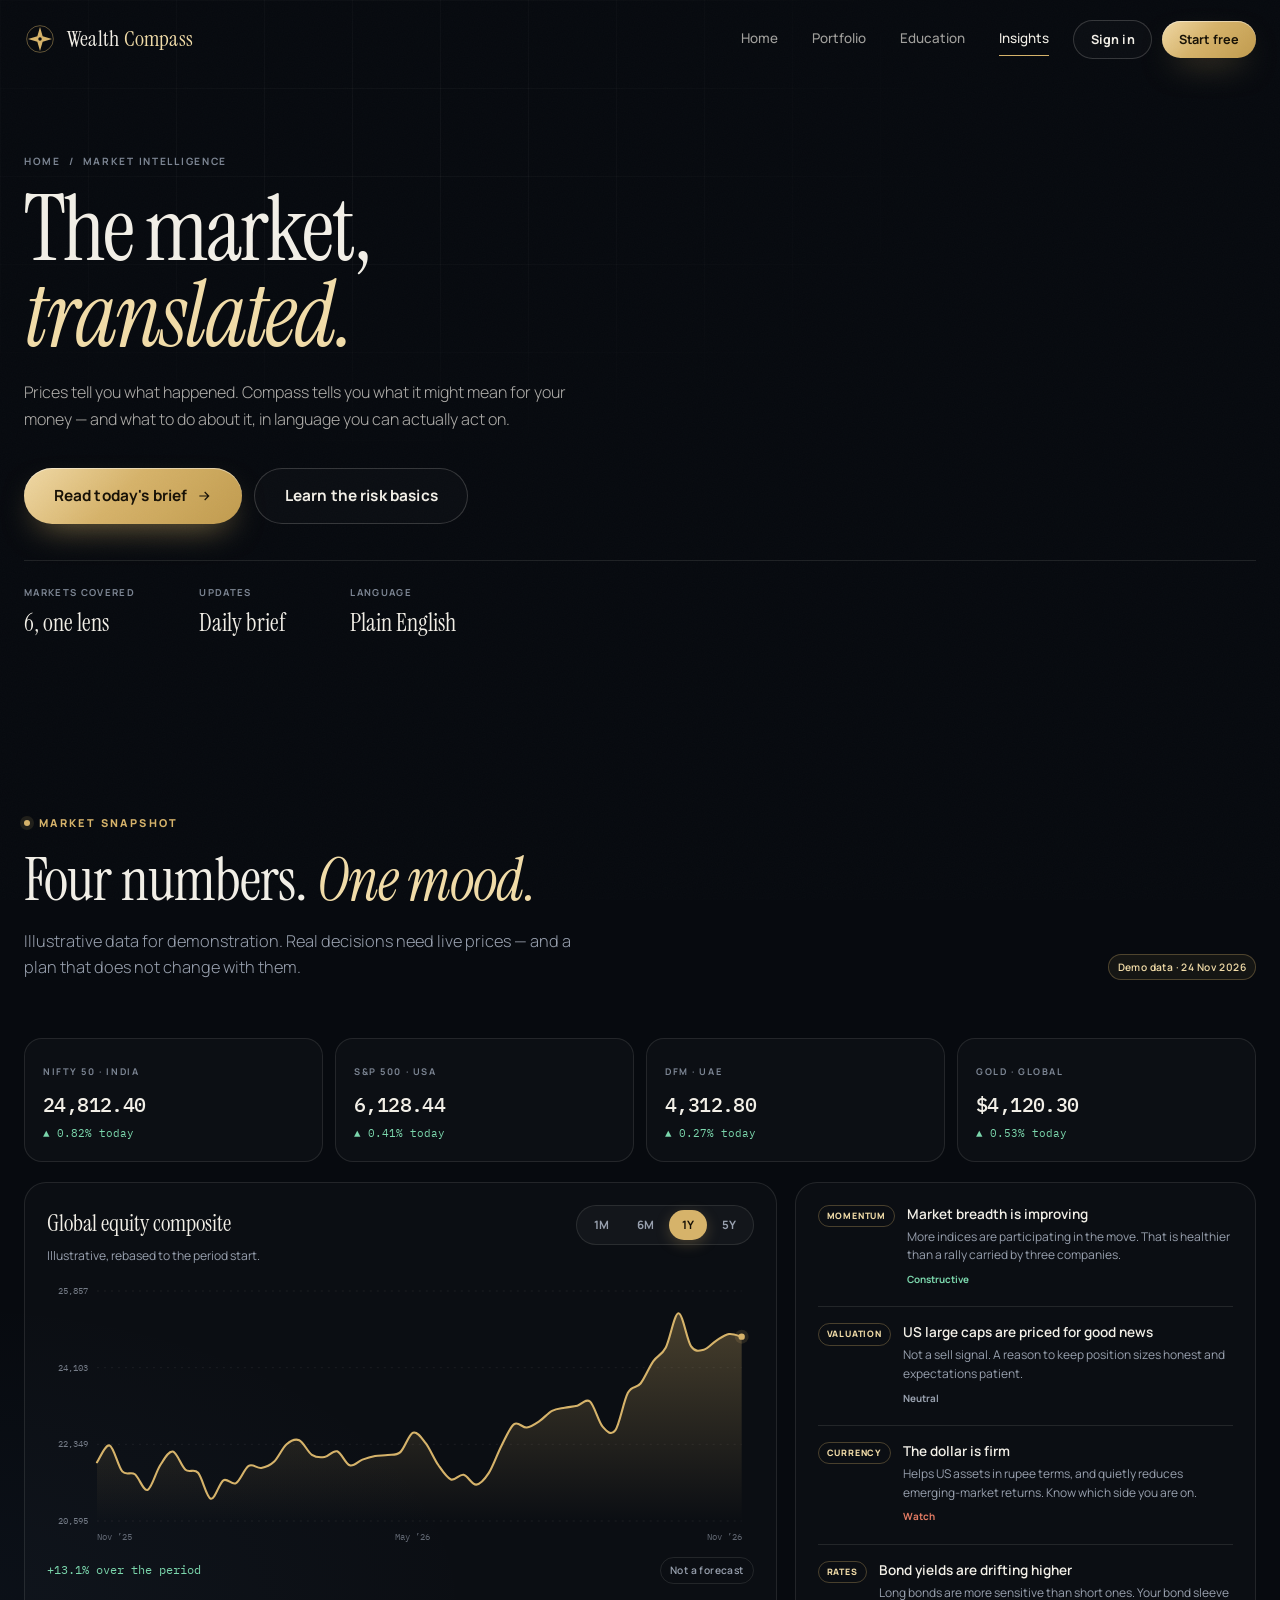
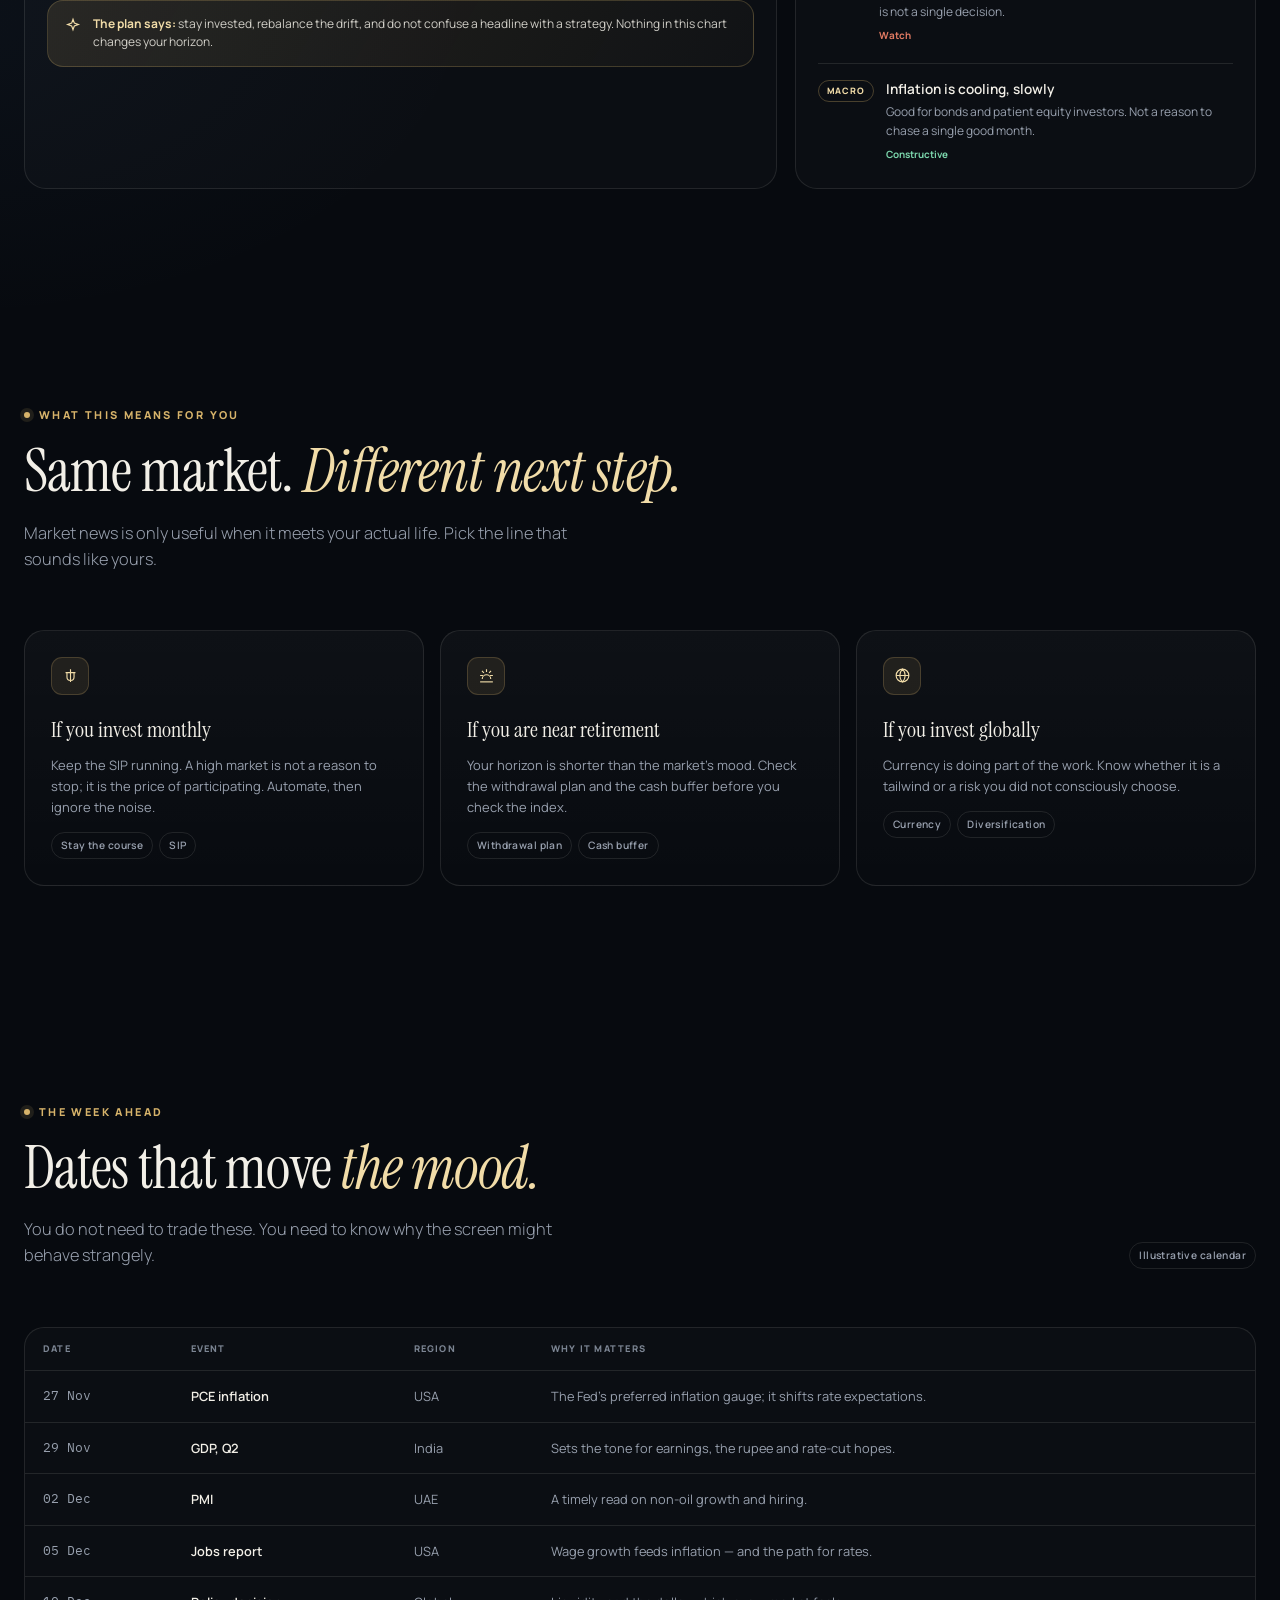
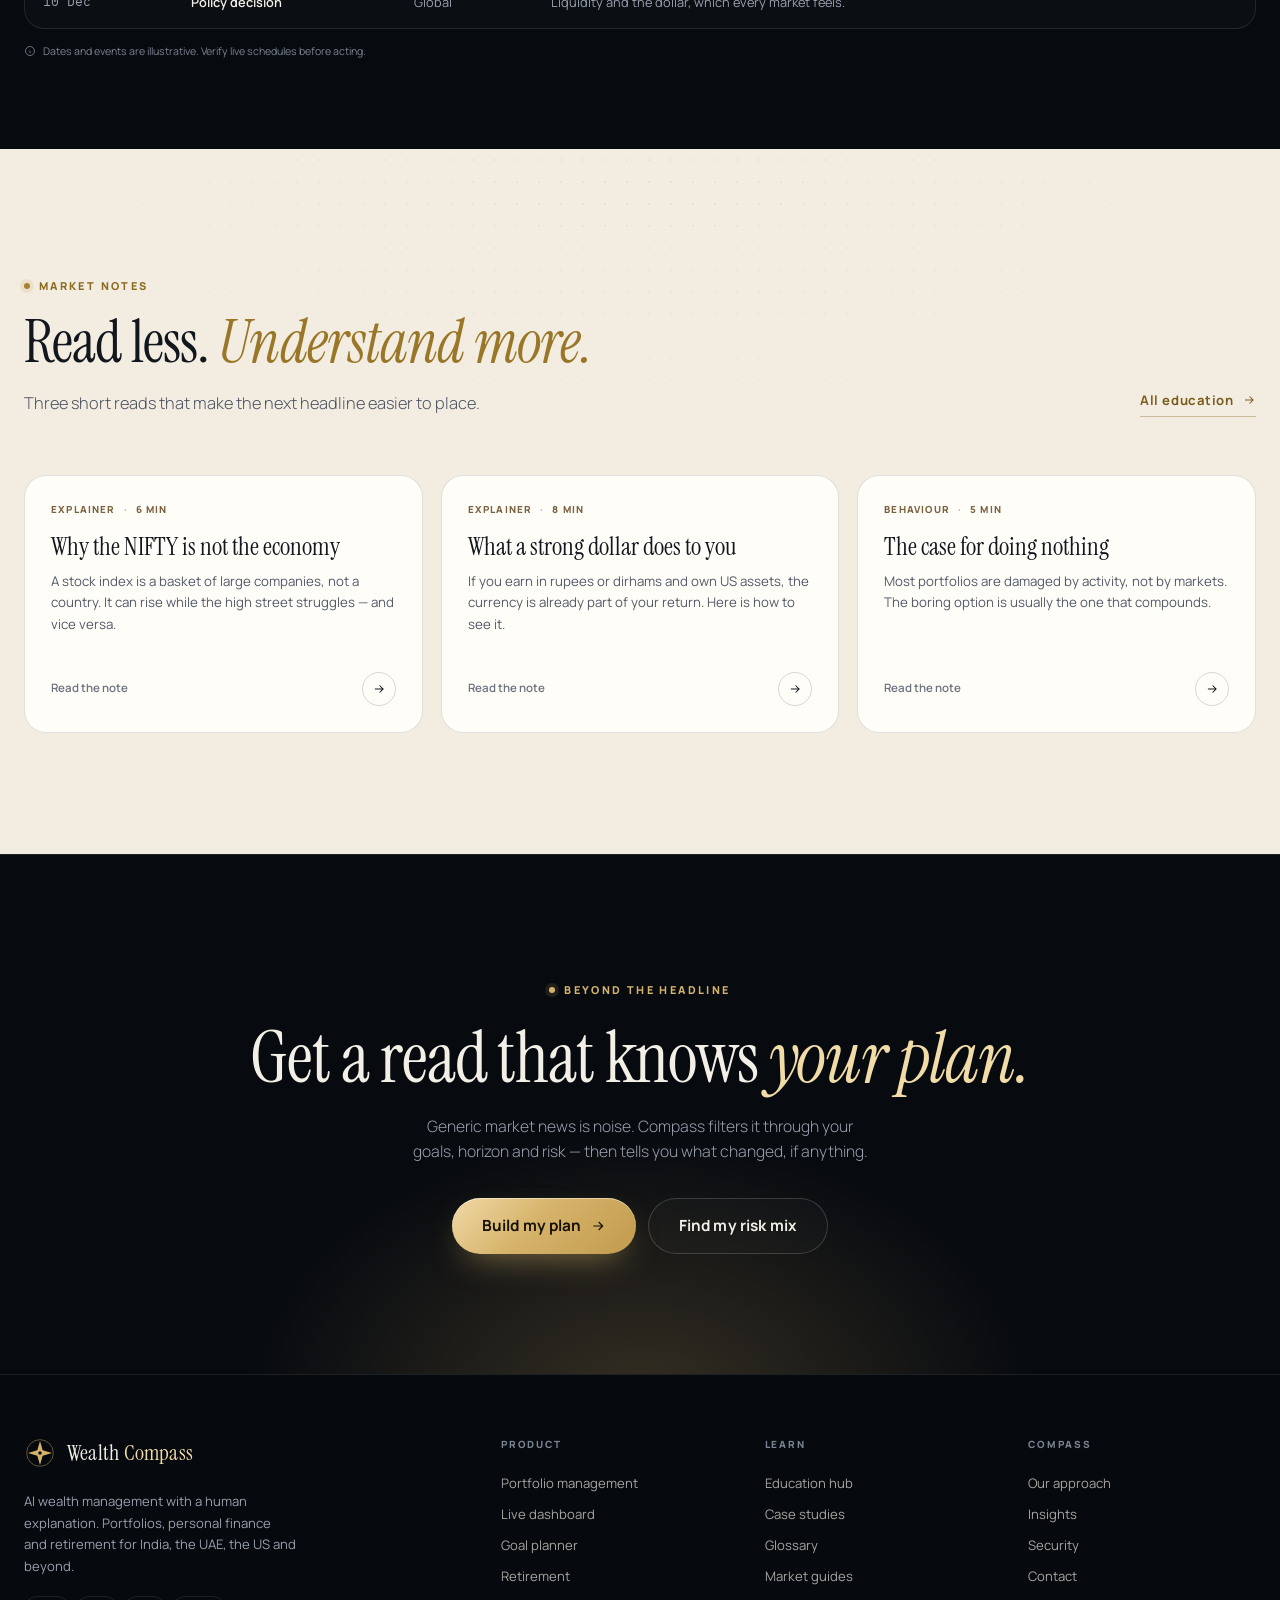
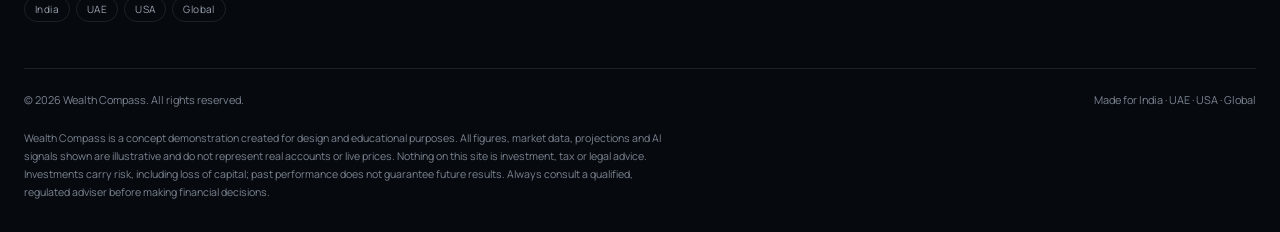
<file: insights.html>
<!DOCTYPE html>
<html lang="en">
<head>
  <meta charset="UTF-8" />
  <meta name="viewport" content="width=device-width, initial-scale=1.0" />
  <title>Market Intelligence — Wealth Compass</title>
  <meta name="description" content="The market, translated. A plain-language read on India, UAE, US and global markets, with illustrative AI signals and what they mean for your plan." />
  <meta name="theme-color" content="#070a0f" />
  <script>document.documentElement.classList.add('js');</script>
  <link rel="icon" href="assets/favicon.svg" type="image/svg+xml" />
  <link rel="preconnect" href="https://fonts.googleapis.com" />
  <link rel="preconnect" href="https://fonts.gstatic.com" crossorigin />
  <link href="https://fonts.googleapis.com/css2?family=IBM+Plex+Mono:wght@400;500&family=Instrument+Serif:ital@0;1&family=Manrope:wght@300..800&display=swap" rel="stylesheet" />
  <link rel="stylesheet" href="assets/css/style.css" />
  <noscript><style>[data-reveal]{opacity:1;transform:none}</style></noscript>
</head>
<body>
  <a class="skip-link" href="#main">Skip to content</a>

  <header class="site-header">
    <div class="container header-inner">
      <a class="brand" href="index.html" aria-label="Wealth Compass home">
        <svg class="brand-mark" viewBox="0 0 48 48" fill="none" aria-hidden="true">
          <circle cx="24" cy="24" r="20" stroke="currentColor" stroke-width="1.2" opacity=".55" />
          <path d="M24 6l4 14 14 4-14 4-4 14-4-14L6 24l14-4 4-14Z" fill="currentColor" />
          <circle cx="24" cy="24" r="2.6" fill="#070a0f" />
        </svg>
        <span class="brand-word">Wealth <em>Compass</em></span>
      </a>

      <nav class="nav" id="primaryNav" aria-label="Primary">
        <a href="index.html">Home</a>
        <a href="portfolio.html">Portfolio</a>
        <a href="education.html">Education</a>
        <a href="insights.html" aria-current="page">Insights</a>
      </nav>

      <div class="header-actions">
        <a href="index.html#start" class="btn btn-ghost btn-sm">Sign in</a>
        <a href="index.html#start" class="btn btn-gold btn-sm">Start free</a>
        <button class="menu-toggle" type="button" aria-expanded="false" aria-controls="primaryNav" aria-label="Open menu">
          <span></span><span></span>
        </button>
      </div>
    </div>
    <div class="scroll-progress" aria-hidden="true"></div>
  </header>

  <main id="main">
    <section class="page-hero">
      <div class="container">
        <nav class="breadcrumb" aria-label="Breadcrumb">
          <a href="index.html">Home</a>
          <span aria-hidden="true">/</span>
          <span>Market intelligence</span>
        </nav>
        <h1>The market, <em>translated.</em></h1>
        <p class="lede">
          Prices tell you what happened. Compass tells you what it might mean for your money —
          and what to do about it, in language you can actually act on.
        </p>
        <div class="hero-actions">
          <a class="btn btn-gold btn-lg" href="#brief">
            Read today's brief
            <svg viewBox="0 0 24 24" fill="none" stroke="currentColor" stroke-width="1.8" aria-hidden="true"><path d="M5 12h14M13 6l6 6-6 6" /></svg>
          </a>
          <a class="btn btn-ghost btn-lg" href="education.html#risk">Learn the risk basics</a>
        </div>
        <div class="page-stats">
          <div class="page-stat"><span>Markets covered</span><strong>6, one lens</strong></div>
          <div class="page-stat"><span>Updates</span><strong>Daily brief</strong></div>
          <div class="page-stat"><span>Language</span><strong>Plain English</strong></div>
        </div>
      </div>
    </section>

    <!-- SNAPSHOT -->
    <section class="section section--tight" id="brief">
      <div class="container">
        <div class="section-head" data-reveal>
          <div class="head-copy">
            <span class="eyebrow"><span class="dot"></span>Market snapshot</span>
            <h2>Four numbers. <em>One mood.</em></h2>
            <p>Illustrative data for demonstration. Real decisions need live prices — and a plan that does not change with them.</p>
          </div>
          <span class="pill pill--gold">Demo data · 24 Nov 2026</span>
        </div>

        <div class="snapshot-grid" data-reveal>
          <div class="snap">
            <span class="label">NIFTY 50 · India</span>
            <strong>24,812.40</strong>
            <em>▲ 0.82% today</em>
          </div>
          <div class="snap">
            <span class="label">S&amp;P 500 · USA</span>
            <strong>6,128.44</strong>
            <em>▲ 0.41% today</em>
          </div>
          <div class="snap">
            <span class="label">DFM · UAE</span>
            <strong>4,312.80</strong>
            <em>▲ 0.27% today</em>
          </div>
          <div class="snap">
            <span class="label">Gold · Global</span>
            <strong>$4,120.30</strong>
            <em>▲ 0.53% today</em>
          </div>
        </div>

        <div class="insight-layout">
          <div class="chart-card" data-reveal>
            <div class="chart-card-head">
              <div>
                <h3>Global equity composite</h3>
                <p class="muted" style="font-size:.76rem;margin-top:4px">Illustrative, rebased to the period start.</p>
              </div>
              <div class="segmented" role="group" aria-label="Chart period">
                <button type="button" data-mrange="1M" aria-pressed="false">1M</button>
                <button type="button" data-mrange="6M" aria-pressed="false">6M</button>
                <button type="button" data-mrange="1Y" aria-pressed="true">1Y</button>
                <button type="button" data-mrange="5Y" aria-pressed="false">5Y</button>
              </div>
            </div>
            <div class="chart-wrap">
              <div class="chart" id="marketChart"></div>
            </div>
            <div class="chart-card-head" style="margin-top:10px;align-items:center">
              <span class="mono" id="marketChartChange" style="font-size:.72rem;color:var(--green)">+12.4% over the period</span>
              <span class="pill">Not a forecast</span>
            </div>
            <div class="ai-strip" style="margin-top:16px">
              <svg viewBox="0 0 24 24" fill="none" stroke="currentColor" stroke-width="1.6" aria-hidden="true"><path d="M12 3l1.8 5.2L19 10l-5.2 1.8L12 17l-1.8-5.2L5 10l5.2-1.8L12 3Z" /></svg>
              <p><b>The plan says:</b> stay invested, rebalance the drift, and do not confuse a headline with a strategy. Nothing in this chart changes your horizon.</p>
            </div>
          </div>

          <div class="signal-feed" data-reveal data-delay="90" aria-label="Illustrative AI signals">
            <div class="signal-item">
              <span class="signal-tag">Momentum</span>
              <div>
                <h4>Market breadth is improving</h4>
                <p>More indices are participating in the move. That is healthier than a rally carried by three companies.</p>
                <span class="impact">Constructive</span>
              </div>
            </div>
            <div class="signal-item">
              <span class="signal-tag">Valuation</span>
              <div>
                <h4>US large caps are priced for good news</h4>
                <p>Not a sell signal. A reason to keep position sizes honest and expectations patient.</p>
                <span class="impact neutral">Neutral</span>
              </div>
            </div>
            <div class="signal-item">
              <span class="signal-tag">Currency</span>
              <div>
                <h4>The dollar is firm</h4>
                <p>Helps US assets in rupee terms, and quietly reduces emerging-market returns. Know which side you are on.</p>
                <span class="impact caution">Watch</span>
              </div>
            </div>
            <div class="signal-item">
              <span class="signal-tag">Rates</span>
              <div>
                <h4>Bond yields are drifting higher</h4>
                <p>Long bonds are more sensitive than short ones. Your bond sleeve is not a single decision.</p>
                <span class="impact caution">Watch</span>
              </div>
            </div>
            <div class="signal-item">
              <span class="signal-tag">Macro</span>
              <div>
                <h4>Inflation is cooling, slowly</h4>
                <p>Good for bonds and patient equity investors. Not a reason to chase a single good month.</p>
                <span class="impact">Constructive</span>
              </div>
            </div>
          </div>
        </div>
      </div>
    </section>

    <!-- PERSONAS -->
    <section class="section">
      <div class="container">
        <div class="section-head" data-reveal>
          <div class="head-copy">
            <span class="eyebrow"><span class="dot"></span>What this means for you</span>
            <h2>Same market. <em>Different next step.</em></h2>
            <p>Market news is only useful when it meets your actual life. Pick the line that sounds like yours.</p>
          </div>
        </div>

        <div class="persona-grid">
          <article class="persona" data-reveal data-delay="0">
            <div class="icon-box"><svg viewBox="0 0 24 24" fill="none" stroke="currentColor" stroke-width="1.6" aria-hidden="true"><path d="M12 3v18M5 8h14M7 8v6a5 5 0 0 0 10 0V8" /></svg></div>
            <h3>If you invest monthly</h3>
            <p>Keep the SIP running. A high market is not a reason to stop; it is the price of participating. Automate, then ignore the noise.</p>
            <div class="tags" style="margin-top:14px"><span class="pill">Stay the course</span><span class="pill">SIP</span></div>
          </article>

          <article class="persona" data-reveal data-delay="90">
            <div class="icon-box"><svg viewBox="0 0 24 24" fill="none" stroke="currentColor" stroke-width="1.6" aria-hidden="true"><path d="M12 3v4M5.6 5.6l2.8 2.8M3 12h4M17 12h4M15.6 8.4l2.8-2.8" /><path d="M6 17a6 6 0 0 1 12 0" /><path d="M3 21h18" /></svg></div>
            <h3>If you are near retirement</h3>
            <p>Your horizon is shorter than the market's mood. Check the withdrawal plan and the cash buffer before you check the index.</p>
            <div class="tags" style="margin-top:14px"><span class="pill">Withdrawal plan</span><span class="pill">Cash buffer</span></div>
          </article>

          <article class="persona" data-reveal data-delay="180">
            <div class="icon-box"><svg viewBox="0 0 24 24" fill="none" stroke="currentColor" stroke-width="1.6" aria-hidden="true"><circle cx="12" cy="12" r="9" /><path d="M3 12h18M12 3c2.5 2.5 3.8 5.7 3.8 9S14.5 18.5 12 21c-2.5-2.5-3.8-5.7-3.8-9S9.5 5.5 12 3Z" /></svg></div>
            <h3>If you invest globally</h3>
            <p>Currency is doing part of the work. Know whether it is a tailwind or a risk you did not consciously choose.</p>
            <div class="tags" style="margin-top:14px"><span class="pill">Currency</span><span class="pill">Diversification</span></div>
          </article>
        </div>
      </div>
    </section>

    <!-- CALENDAR -->
    <section class="section section--tight">
      <div class="container">
        <div class="section-head" data-reveal>
          <div class="head-copy">
            <span class="eyebrow"><span class="dot"></span>The week ahead</span>
            <h2>Dates that move <em>the mood.</em></h2>
            <p>You do not need to trade these. You need to know why the screen might behave strangely.</p>
          </div>
          <span class="pill">Illustrative calendar</span>
        </div>

        <div class="table-wrap" data-reveal>
          <table>
            <caption class="sr-only">Illustrative economic calendar</caption>
            <thead>
              <tr><th scope="col">Date</th><th scope="col">Event</th><th scope="col">Region</th><th scope="col">Why it matters</th></tr>
            </thead>
            <tbody>
              <tr><td class="mono">27 Nov</td><td><strong>PCE inflation</strong></td><td>USA</td><td>The Fed's preferred inflation gauge; it shifts rate expectations.</td></tr>
              <tr><td class="mono">29 Nov</td><td><strong>GDP, Q2</strong></td><td>India</td><td>Sets the tone for earnings, the rupee and rate-cut hopes.</td></tr>
              <tr><td class="mono">02 Dec</td><td><strong>PMI</strong></td><td>UAE</td><td>A timely read on non-oil growth and hiring.</td></tr>
              <tr><td class="mono">05 Dec</td><td><strong>Jobs report</strong></td><td>USA</td><td>Wage growth feeds inflation — and the path for rates.</td></tr>
              <tr><td class="mono">10 Dec</td><td><strong>Policy decision</strong></td><td>Global</td><td>Liquidity and the dollar, which every market feels.</td></tr>
            </tbody>
          </table>
        </div>
        <p class="demo-note" data-reveal>
          <svg viewBox="0 0 24 24" fill="none" stroke="currentColor" stroke-width="1.7" aria-hidden="true"><circle cx="12" cy="12" r="9" /><path d="M12 11v5M12 8h.01" /></svg>
          Dates and events are illustrative. Verify live schedules before acting.
        </p>
      </div>
    </section>

    <!-- NOTES -->
    <section class="section paper">
      <div class="container">
        <div class="section-head" data-reveal>
          <div class="head-copy">
            <span class="eyebrow"><span class="dot"></span>Market notes</span>
            <h2>Read less. <em>Understand more.</em></h2>
            <p>Three short reads that make the next headline easier to place.</p>
          </div>
          <a class="section-link" href="education.html">
            All education
            <svg width="14" height="14" viewBox="0 0 24 24" fill="none" stroke="currentColor" stroke-width="1.8" aria-hidden="true"><path d="M5 12h14M13 6l6 6-6 6" /></svg>
          </a>
        </div>

        <div class="edu-grid">
          <a class="edu-card" href="education.html" data-reveal>
            <div class="edu-meta"><span>Explainer</span><span>6 min</span></div>
            <h3>Why the NIFTY is not the economy</h3>
            <p>A stock index is a basket of large companies, not a country. It can rise while the high street struggles — and vice versa.</p>
            <div class="edu-foot"><span>Read the note</span><span class="arrow" aria-hidden="true"><svg viewBox="0 0 24 24" fill="none" stroke="currentColor" stroke-width="1.8"><path d="M5 12h14M13 6l6 6-6 6" /></svg></span></div>
          </a>
          <a class="edu-card" href="education.html" data-reveal data-delay="90">
            <div class="edu-meta"><span>Explainer</span><span>8 min</span></div>
            <h3>What a strong dollar does to you</h3>
            <p>If you earn in rupees or dirhams and own US assets, the currency is already part of your return. Here is how to see it.</p>
            <div class="edu-foot"><span>Read the note</span><span class="arrow" aria-hidden="true"><svg viewBox="0 0 24 24" fill="none" stroke="currentColor" stroke-width="1.8"><path d="M5 12h14M13 6l6 6-6 6" /></svg></span></div>
          </a>
          <a class="edu-card" href="education.html" data-reveal data-delay="180">
            <div class="edu-meta"><span>Behaviour</span><span>5 min</span></div>
            <h3>The case for doing nothing</h3>
            <p>Most portfolios are damaged by activity, not by markets. The boring option is usually the one that compounds.</p>
            <div class="edu-foot"><span>Read the note</span><span class="arrow" aria-hidden="true"><svg viewBox="0 0 24 24" fill="none" stroke="currentColor" stroke-width="1.8"><path d="M5 12h14M13 6l6 6-6 6" /></svg></span></div>
          </a>
        </div>
      </div>
    </section>

    <section class="cta">
      <div class="container">
        <span class="eyebrow" data-reveal><span class="dot"></span>Beyond the headline</span>
        <h2 data-reveal>Get a read that knows <em>your plan.</em></h2>
        <p data-reveal>Generic market news is noise. Compass filters it through your goals, horizon and risk — then tells you what changed, if anything.</p>
        <div class="hero-actions" style="justify-content:center" data-reveal>
          <a class="btn btn-gold btn-lg" href="index.html#start">
            Build my plan
            <svg viewBox="0 0 24 24" fill="none" stroke="currentColor" stroke-width="1.8" aria-hidden="true"><path d="M5 12h14M13 6l6 6-6 6" /></svg>
          </a>
          <a class="btn btn-ghost btn-lg" href="portfolio.html#quiz">Find my risk mix</a>
        </div>
      </div>
    </section>
  </main>

  <footer class="site-footer">
    <div class="container">
      <div class="footer-grid">
        <div class="footer-brand">
          <a class="brand" href="index.html" aria-label="Wealth Compass home">
            <svg class="brand-mark" viewBox="0 0 48 48" fill="none" aria-hidden="true">
              <circle cx="24" cy="24" r="20" stroke="currentColor" stroke-width="1.2" opacity=".55" />
              <path d="M24 6l4 14 14 4-14 4-4 14-4-14L6 24l14-4 4-14Z" fill="currentColor" />
              <circle cx="24" cy="24" r="2.6" fill="#06090d" />
            </svg>
            <span class="brand-word">Wealth <em>Compass</em></span>
          </a>
          <p>AI wealth management with a human explanation. Portfolios, personal finance and retirement for India, the UAE, the US and beyond.</p>
          <div class="locale-pills">
            <span>India</span><span>UAE</span><span>USA</span><span>Global</span>
          </div>
        </div>

        <div class="footer-col">
          <h3>Product</h3>
          <a href="portfolio.html">Portfolio management</a>
          <a href="index.html#dashboard">Live dashboard</a>
          <a href="index.html#goals">Goal planner</a>
          <a href="portfolio.html#rules">Retirement</a>
        </div>

        <div class="footer-col">
          <h3>Learn</h3>
          <a href="education.html">Education hub</a>
          <a href="education.html#cases">Case studies</a>
          <a href="education.html#glossary">Glossary</a>
          <a href="insights.html">Market guides</a>
        </div>

        <div class="footer-col">
          <h3>Compass</h3>
          <a href="index.html#approach">Our approach</a>
          <a href="insights.html">Insights</a>
          <a href="index.html#trust">Security</a>
          <a href="index.html#start">Contact</a>
        </div>
      </div>

      <div class="footer-bottom">
        <span>© <span data-year>2026</span> Wealth Compass. All rights reserved.</span>
        <span>Made for India · UAE · USA · Global</span>
      </div>

      <p class="disclaimer">
        Wealth Compass is a concept demonstration created for design and educational purposes. All figures, market data,
        projections and AI signals shown are illustrative and do not represent real accounts or live prices. Nothing on this
        site is investment, tax or legal advice. Investments carry risk, including loss of capital; past performance does not
        guarantee future results. Always consult a qualified, regulated adviser before making financial decisions.
      </p>
    </div>
  </footer>

  <script src="assets/js/main.js"></script>
</body>
</html>
</file>
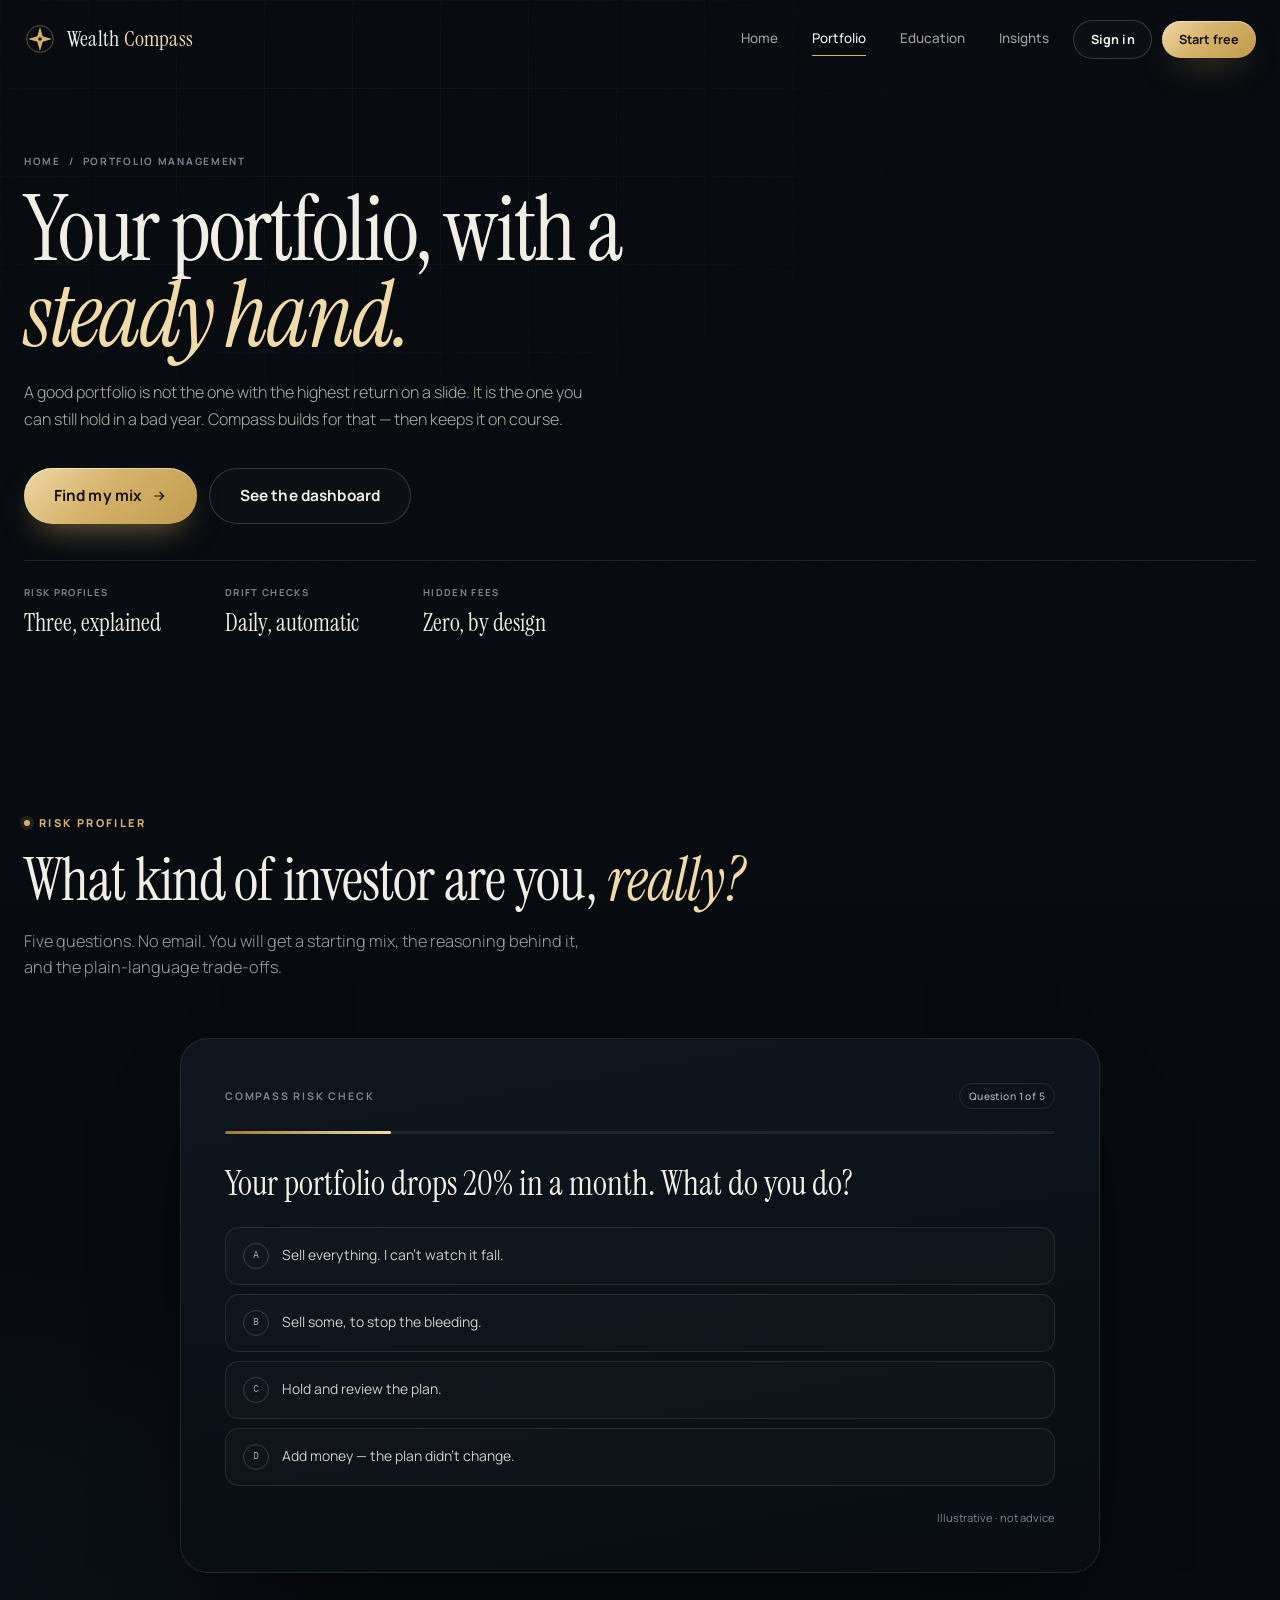
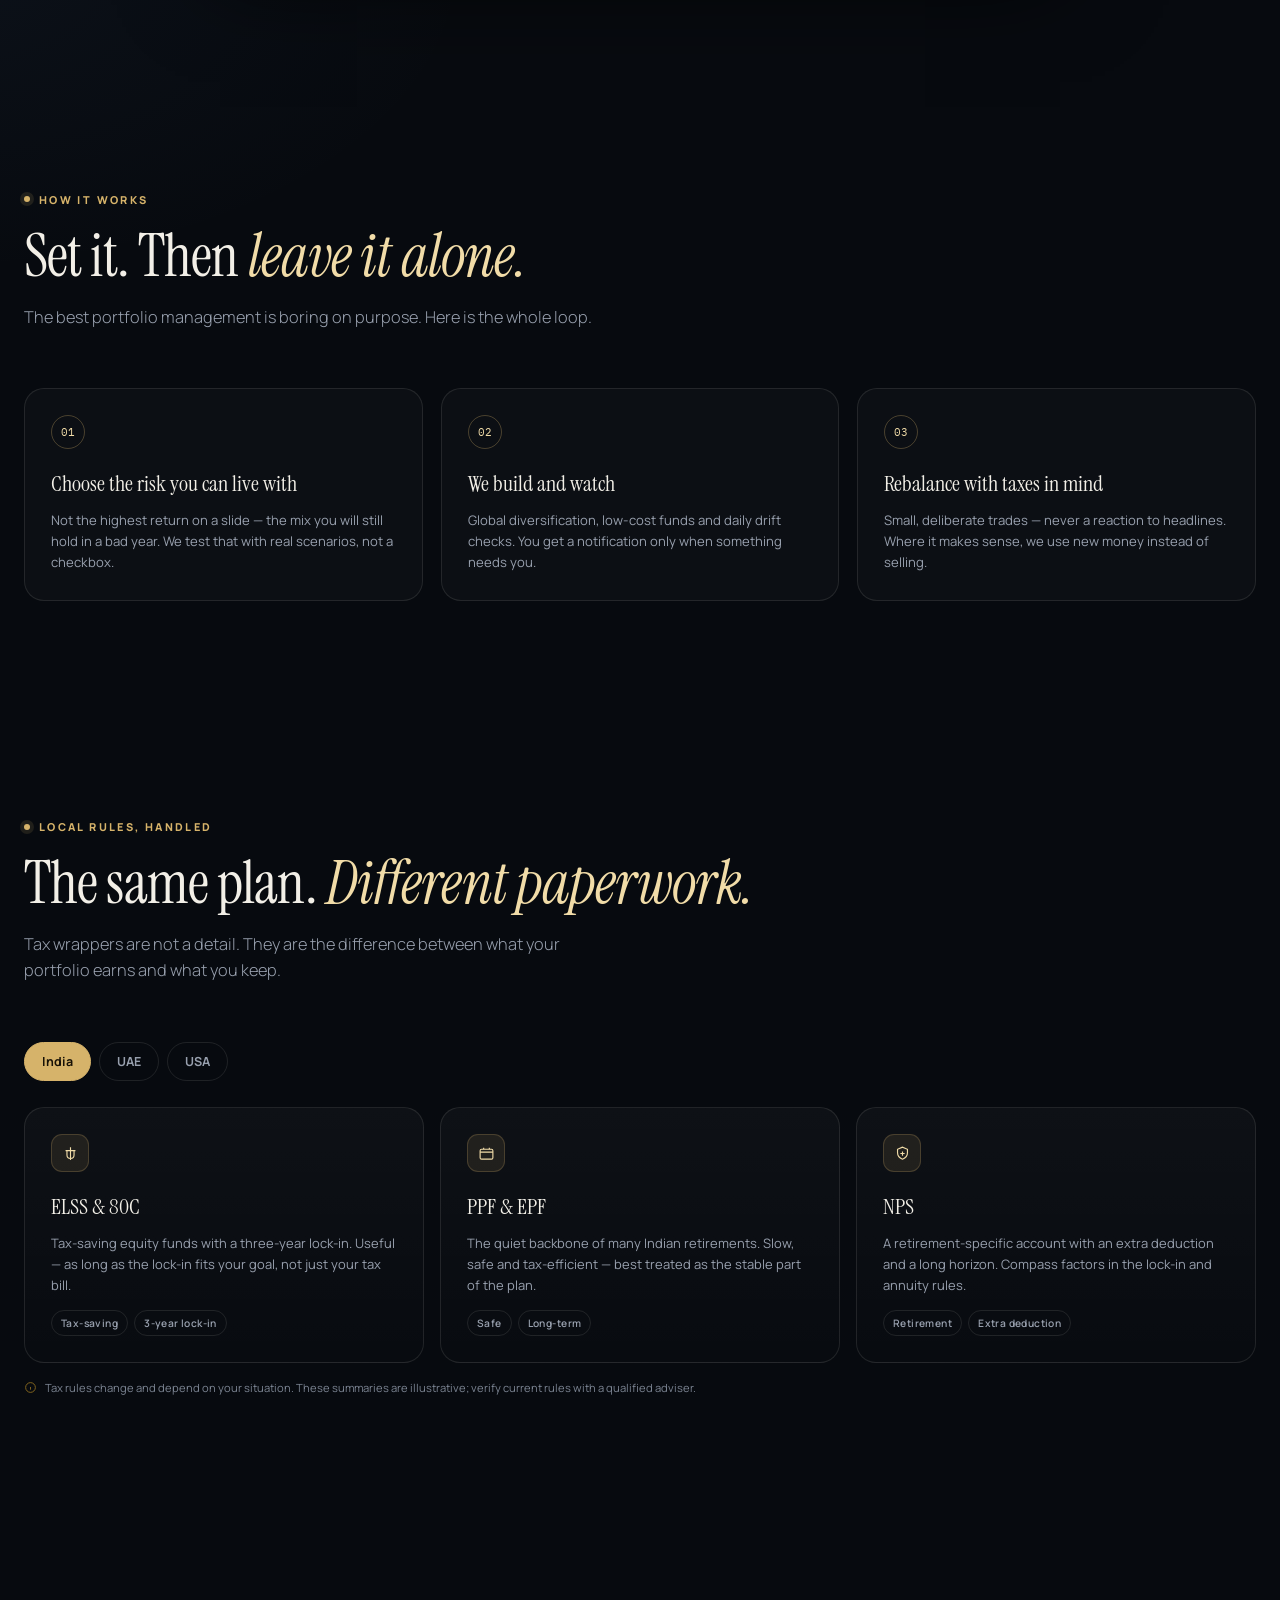
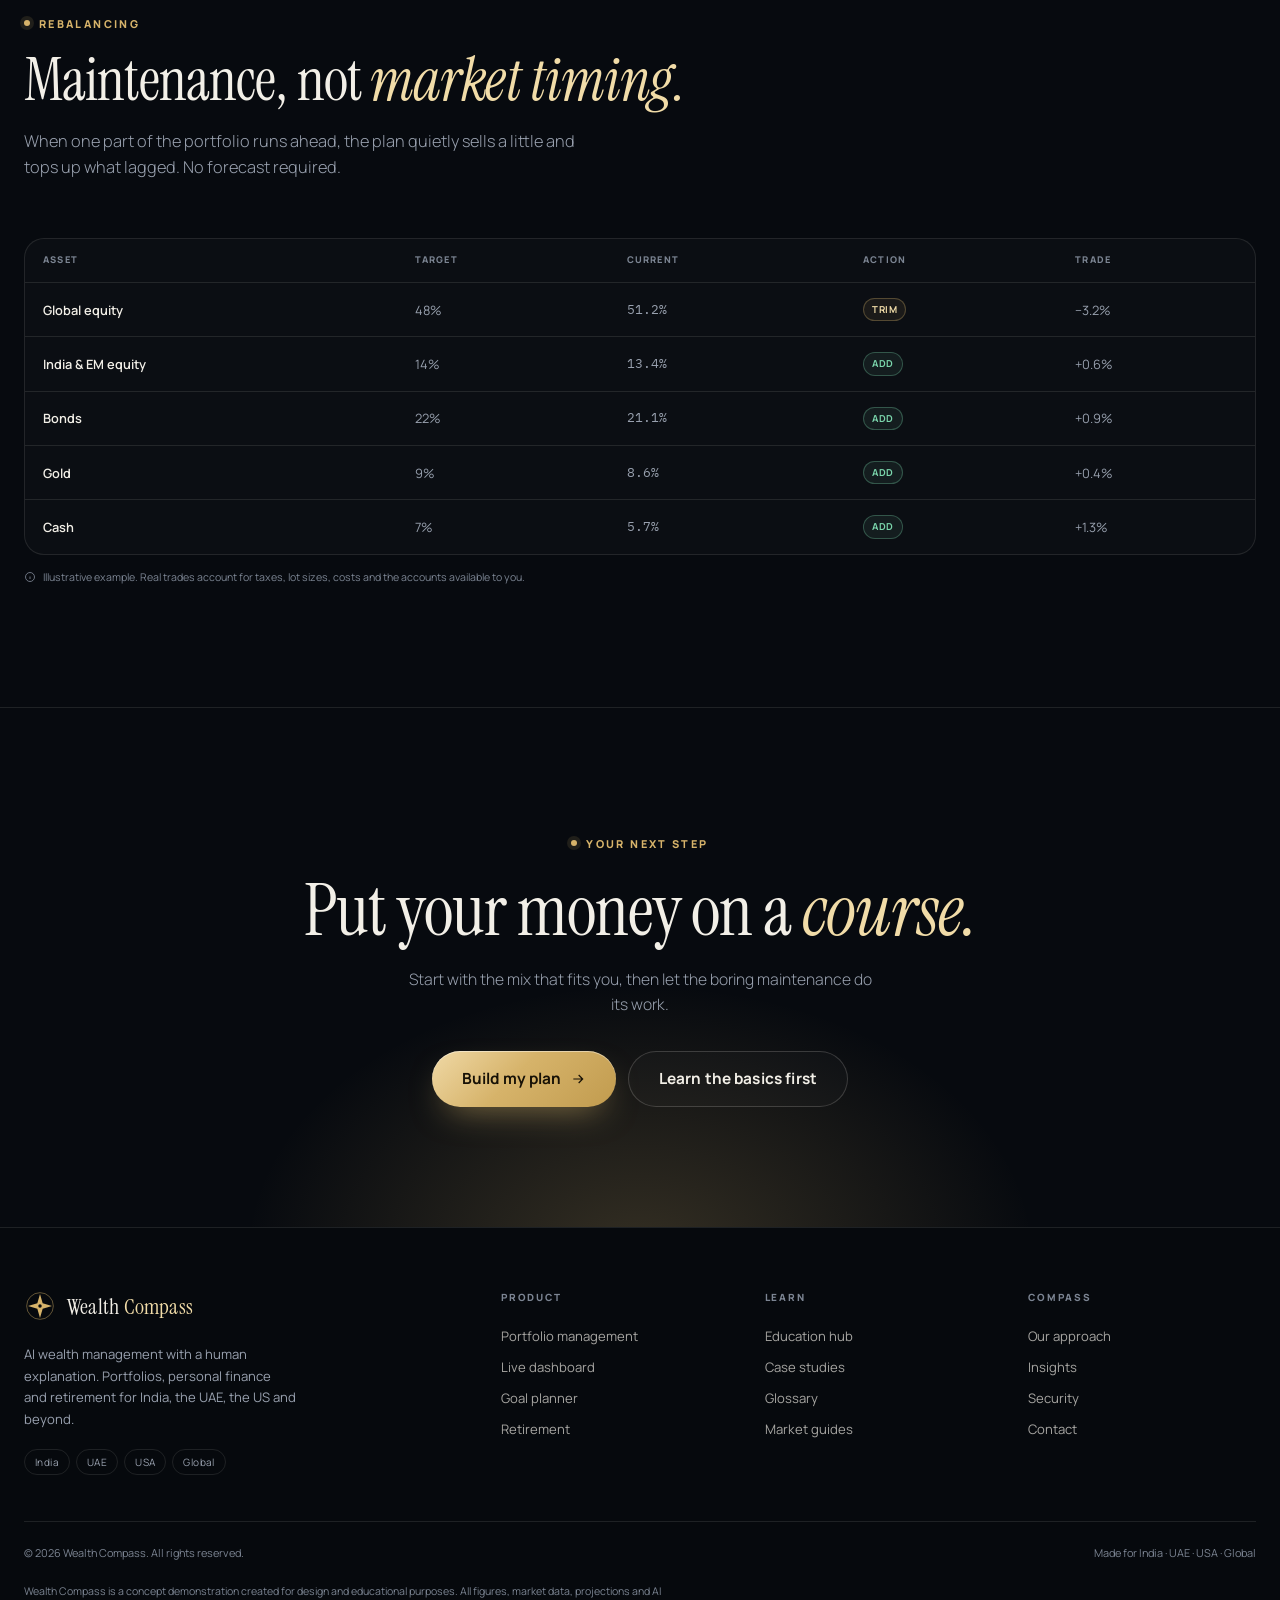
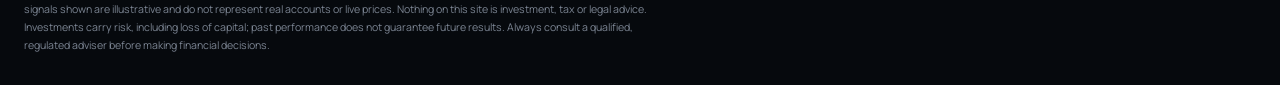
<file: portfolio.html>
<!DOCTYPE html>
<html lang="en">
<head>
  <meta charset="UTF-8" />
  <meta name="viewport" content="width=device-width, initial-scale=1.0" />
  <title>Portfolio Management — Wealth Compass</title>
  <meta name="description" content="Portfolios that stay on course. Find your risk mix, understand the reasoning, and see how automatic, tax-aware rebalancing works across India, the UAE and the US." />
  <meta name="theme-color" content="#070a0f" />
  <script>document.documentElement.classList.add('js');</script>
  <link rel="icon" href="assets/favicon.svg" type="image/svg+xml" />
  <link rel="preconnect" href="https://fonts.googleapis.com" />
  <link rel="preconnect" href="https://fonts.gstatic.com" crossorigin />
  <link href="https://fonts.googleapis.com/css2?family=IBM+Plex+Mono:wght@400;500&family=Instrument+Serif:ital@0;1&family=Manrope:wght@300..800&display=swap" rel="stylesheet" />
  <link rel="stylesheet" href="assets/css/style.css" />
  <noscript><style>[data-reveal]{opacity:1;transform:none}</style></noscript>
</head>
<body>
  <a class="skip-link" href="#main">Skip to content</a>

  <header class="site-header">
    <div class="container header-inner">
      <a class="brand" href="index.html" aria-label="Wealth Compass home">
        <svg class="brand-mark" viewBox="0 0 48 48" fill="none" aria-hidden="true">
          <circle cx="24" cy="24" r="20" stroke="currentColor" stroke-width="1.2" opacity=".55" />
          <path d="M24 6l4 14 14 4-14 4-4 14-4-14L6 24l14-4 4-14Z" fill="currentColor" />
          <circle cx="24" cy="24" r="2.6" fill="#070a0f" />
        </svg>
        <span class="brand-word">Wealth <em>Compass</em></span>
      </a>

      <nav class="nav" id="primaryNav" aria-label="Primary">
        <a href="index.html">Home</a>
        <a href="portfolio.html" aria-current="page">Portfolio</a>
        <a href="education.html">Education</a>
        <a href="insights.html">Insights</a>
      </nav>

      <div class="header-actions">
        <a href="index.html#start" class="btn btn-ghost btn-sm">Sign in</a>
        <a href="index.html#start" class="btn btn-gold btn-sm">Start free</a>
        <button class="menu-toggle" type="button" aria-expanded="false" aria-controls="primaryNav" aria-label="Open menu">
          <span></span><span></span>
        </button>
      </div>
    </div>
    <div class="scroll-progress" aria-hidden="true"></div>
  </header>

  <main id="main">
    <section class="page-hero">
      <div class="container">
        <nav class="breadcrumb" aria-label="Breadcrumb">
          <a href="index.html">Home</a>
          <span aria-hidden="true">/</span>
          <span>Portfolio management</span>
        </nav>
        <h1>Your portfolio, with a <em>steady hand.</em></h1>
        <p class="lede">
          A good portfolio is not the one with the highest return on a slide. It is the one you can still
          hold in a bad year. Compass builds for that — then keeps it on course.
        </p>
        <div class="hero-actions">
          <a class="btn btn-gold btn-lg" href="#quiz">
            Find my mix
            <svg viewBox="0 0 24 24" fill="none" stroke="currentColor" stroke-width="1.8" aria-hidden="true"><path d="M5 12h14M13 6l6 6-6 6" /></svg>
          </a>
          <a class="btn btn-ghost btn-lg" href="index.html#dashboard">See the dashboard</a>
        </div>
        <div class="page-stats">
          <div class="page-stat"><span>Risk profiles</span><strong>Three, explained</strong></div>
          <div class="page-stat"><span>Drift checks</span><strong>Daily, automatic</strong></div>
          <div class="page-stat"><span>Hidden fees</span><strong>Zero, by design</strong></div>
        </div>
      </div>
    </section>

    <!-- QUIZ -->
    <section class="section section--tight" id="quiz">
      <div class="container">
        <div class="section-head" data-reveal>
          <div class="head-copy">
            <span class="eyebrow"><span class="dot"></span>Risk profiler</span>
            <h2>What kind of investor are you, <em>really?</em></h2>
            <p>Five questions. No email. You will get a starting mix, the reasoning behind it, and the plain-language trade-offs.</p>
          </div>
        </div>

        <div class="quiz" data-reveal>
          <div id="quizStage">
            <div class="quiz-top">
              <span class="label">Compass risk check</span>
              <span class="pill" id="quizCount">Question 1 of 5</span>
            </div>
            <div class="quiz-progress" aria-hidden="true"><i id="quizBar"></i></div>
            <h3 class="quiz-q" id="quizQ">Your portfolio drops 20% in a month. What do you do?</h3>
            <div class="quiz-options" id="quizOptions"></div>
            <div class="quiz-foot">
              <button class="quiz-back" type="button" id="quizBack">
                <svg viewBox="0 0 24 24" fill="none" stroke="currentColor" stroke-width="1.8" aria-hidden="true"><path d="M19 12H5M11 18l-6-6 6-6" /></svg>
                Back
              </button>
              <span>Illustrative · not advice</span>
            </div>
          </div>

          <div class="quiz-result" id="quizResult" hidden>
            <span class="result-badge" id="quizRiskBadge">Score 8 / 15</span>
            <div class="result-grid">
              <div class="donut-wrap">
                <svg class="donut" id="quizDonut" viewBox="0 0 120 120" role="img" aria-label="Recommended asset allocation"></svg>
                <div class="donut-center">
                  <strong id="quizDonutLabel">Balanced</strong>
                  <span>risk mix</span>
                </div>
              </div>
              <div class="result-copy">
                <h3>You are a <em id="quizRiskName">Balanced</em> investor.</h3>
                <p id="quizResultCopy">
                  You want growth without losing sleep. A global equity core, a bond cushion and gold for the bad days — rebalanced automatically so you never have to guess.
                </p>
                <div class="result-stats">
                  <div><span>Expected return</span><strong id="quizExpected">9.6%</strong></div>
                  <div><span>Typical swing</span><strong id="quizVol">10.8%</strong></div>
                  <div><span>Review</span><strong>Every 6 months</strong></div>
                </div>
                <div class="result-actions">
                  <a class="btn btn-gold" href="index.html#start">
                    Start with this plan
                    <svg viewBox="0 0 24 24" fill="none" stroke="currentColor" stroke-width="1.8" aria-hidden="true"><path d="M5 12h14M13 6l6 6-6 6" /></svg>
                  </a>
                  <button class="btn btn-ghost" type="button" id="quizRetake">Retake quiz</button>
                </div>
              </div>
            </div>
            <div style="margin-top:26px">
              <ul class="alloc-list" id="quizAlloc" style="grid-template-columns:repeat(auto-fit,minmax(180px,1fr));gap:12px 24px"></ul>
            </div>
          </div>
        </div>
      </div>
    </section>

    <!-- STEPS -->
    <section class="section">
      <div class="container">
        <div class="section-head" data-reveal>
          <div class="head-copy">
            <span class="eyebrow"><span class="dot"></span>How it works</span>
            <h2>Set it. Then <em>leave it alone.</em></h2>
            <p>The best portfolio management is boring on purpose. Here is the whole loop.</p>
          </div>
        </div>

        <div class="steps">
          <article class="step" data-reveal data-delay="0">
            <span class="n">01</span>
            <h3>Choose the risk you can live with</h3>
            <p>Not the highest return on a slide — the mix you will still hold in a bad year. We test that with real scenarios, not a checkbox.</p>
          </article>
          <article class="step" data-reveal data-delay="90">
            <span class="n">02</span>
            <h3>We build and watch</h3>
            <p>Global diversification, low-cost funds and daily drift checks. You get a notification only when something needs you.</p>
          </article>
          <article class="step" data-reveal data-delay="180">
            <span class="n">03</span>
            <h3>Rebalance with taxes in mind</h3>
            <p>Small, deliberate trades — never a reaction to headlines. Where it makes sense, we use new money instead of selling.</p>
          </article>
        </div>
      </div>
    </section>

    <!-- LOCAL RULES -->
    <section class="section section--tight" id="rules">
      <div class="container">
        <div class="section-head" data-reveal>
          <div class="head-copy">
            <span class="eyebrow"><span class="dot"></span>Local rules, handled</span>
            <h2>The same plan. <em>Different paperwork.</em></h2>
            <p>Tax wrappers are not a detail. They are the difference between what your portfolio earns and what you keep.</p>
          </div>
        </div>

        <div data-tabs-group data-reveal>
          <div class="tabs" role="tablist" aria-label="Choose a country">
            <button class="tab" type="button" role="tab" id="ptab-india" aria-controls="ppanel-india" aria-selected="true" data-tab="india">India</button>
            <button class="tab" type="button" role="tab" id="ptab-uae" aria-controls="ppanel-uae" aria-selected="false" tabindex="-1" data-tab="uae">UAE</button>
            <button class="tab" type="button" role="tab" id="ptab-usa" aria-controls="ppanel-usa" aria-selected="false" tabindex="-1" data-tab="usa">USA</button>
          </div>

          <div class="tab-panel" id="ppanel-india" role="tabpanel" aria-labelledby="ptab-india" data-panel="india">
            <div class="persona-grid">
              <article class="persona">
                <div class="icon-box"><svg viewBox="0 0 24 24" fill="none" stroke="currentColor" stroke-width="1.6" aria-hidden="true"><path d="M12 3v18M5 8h14M7 8v6a5 5 0 0 0 10 0V8" /></svg></div>
                <h3>ELSS &amp; 80C</h3>
                <p>Tax-saving equity funds with a three-year lock-in. Useful — as long as the lock-in fits your goal, not just your tax bill.</p>
                <div class="tags" style="margin-top:14px"><span class="pill">Tax-saving</span><span class="pill">3-year lock-in</span></div>
              </article>
              <article class="persona">
                <div class="icon-box"><svg viewBox="0 0 24 24" fill="none" stroke="currentColor" stroke-width="1.6" aria-hidden="true"><rect x="3" y="6" width="18" height="14" rx="2" /><path d="M3 10h18M8 6V4M16 6V4" /></svg></div>
                <h3>PPF &amp; EPF</h3>
                <p>The quiet backbone of many Indian retirements. Slow, safe and tax-efficient — best treated as the stable part of the plan.</p>
                <div class="tags" style="margin-top:14px"><span class="pill">Safe</span><span class="pill">Long-term</span></div>
              </article>
              <article class="persona">
                <div class="icon-box"><svg viewBox="0 0 24 24" fill="none" stroke="currentColor" stroke-width="1.6" aria-hidden="true"><path d="M12 3 5 6v5c0 4.5 3 7.5 7 9 4-1.5 7-4.5 7-9V6l-7-3Z" /><path d="M9 12h6M12 9v6" /></svg></div>
                <h3>NPS</h3>
                <p>A retirement-specific account with an extra deduction and a long horizon. Compass factors in the lock-in and annuity rules.</p>
                <div class="tags" style="margin-top:14px"><span class="pill">Retirement</span><span class="pill">Extra deduction</span></div>
              </article>
            </div>
          </div>

          <div class="tab-panel" id="ppanel-uae" role="tabpanel" aria-labelledby="ptab-uae" data-panel="uae" hidden>
            <div class="persona-grid">
              <article class="persona">
                <div class="icon-box"><svg viewBox="0 0 24 24" fill="none" stroke="currentColor" stroke-width="1.6" aria-hidden="true"><path d="M4 20h16M6 20V9l6-4 6 4v11" /><path d="M10 20v-5h4v5" /></svg></div>
                <h3>End-of-service gratuity</h3>
                <p>A real retirement asset that many people spend by accident. Compass plans it as part of the long-term picture.</p>
                <div class="tags" style="margin-top:14px"><span class="pill">Retirement</span><span class="pill">Often overlooked</span></div>
              </article>
              <article class="persona">
                <div class="icon-box"><svg viewBox="0 0 24 24" fill="none" stroke="currentColor" stroke-width="1.6" aria-hidden="true"><path d="M12 3v18M5 8h14M7 8v6a5 5 0 0 0 10 0V8" /></svg></div>
                <h3>DIFC &amp; ADGM plans</h3>
                <p>Workplace savings plans in the free zones. The rules differ from onshore arrangements, so the model treats them separately.</p>
                <div class="tags" style="margin-top:14px"><span class="pill">Workplace</span><span class="pill">Free zone</span></div>
              </article>
              <article class="persona">
                <div class="icon-box"><svg viewBox="0 0 24 24" fill="none" stroke="currentColor" stroke-width="1.6" aria-hidden="true"><circle cx="12" cy="12" r="9" /><path d="M12 7v5l3 2" /></svg></div>
                <h3>No personal income tax</h3>
                <p>That changes the maths — but not the need for diversification. Many UAE portfolios are overexposed to property and local banks.</p>
                <div class="tags" style="margin-top:14px"><span class="pill">Tax-efficient</span><span class="pill">Concentration risk</span></div>
              </article>
            </div>
          </div>

          <div class="tab-panel" id="ppanel-usa" role="tabpanel" aria-labelledby="ptab-usa" data-panel="usa" hidden>
            <div class="persona-grid">
              <article class="persona">
                <div class="icon-box"><svg viewBox="0 0 24 24" fill="none" stroke="currentColor" stroke-width="1.6" aria-hidden="true"><path d="M4 20h16M6 20V9l6-4 6 4v11" /><path d="M10 20v-5h4v5" /></svg></div>
                <h3>401(k)</h3>
                <p>Employer match is the closest thing to free money in investing. The plan shows the match, the fees and the fund choices side by side.</p>
                <div class="tags" style="margin-top:14px"><span class="pill">Employer match</span><span class="pill">Pre-tax</span></div>
              </article>
              <article class="persona">
                <div class="icon-box"><svg viewBox="0 0 24 24" fill="none" stroke="currentColor" stroke-width="1.6" aria-hidden="true"><path d="M12 3 5 6v5c0 4.5 3 7.5 7 9 4-1.5 7-4.5 7-9V6l-7-3Z" /><path d="m9 12 2 2 4-4" /></svg></div>
                <h3>IRA &amp; Roth IRA</h3>
                <p>Tax now or tax later is a real decision, not a slogan. Compass models both against your expected income and horizon.</p>
                <div class="tags" style="margin-top:14px"><span class="pill">Tax-advantaged</span><span class="pill">Retirement</span></div>
              </article>
              <article class="persona">
                <div class="icon-box"><svg viewBox="0 0 24 24" fill="none" stroke="currentColor" stroke-width="1.6" aria-hidden="true"><path d="M4 19V5M4 19h16" /><path d="m8 15 3-4 3 2 4-6" /></svg></div>
                <h3>HSA &amp; 529</h3>
                <p>Health and education accounts can be powerful long-term tools when they are part of the plan — and a distraction when they are not.</p>
                <div class="tags" style="margin-top:14px"><span class="pill">Health</span><span class="pill">Education</span></div>
              </article>
            </div>
          </div>
        </div>

        <p class="locale-note" style="color:var(--muted-2)">
          <svg viewBox="0 0 24 24" fill="none" stroke="currentColor" stroke-width="1.7" aria-hidden="true"><circle cx="12" cy="12" r="9" /><path d="M12 11v5M12 8h.01" /></svg>
          Tax rules change and depend on your situation. These summaries are illustrative; verify current rules with a qualified adviser.
        </p>
      </div>
    </section>

    <!-- REBALANCE -->
    <section class="section">
      <div class="container">
        <div class="section-head" data-reveal>
          <div class="head-copy">
            <span class="eyebrow"><span class="dot"></span>Rebalancing</span>
            <h2>Maintenance, not <em>market timing.</em></h2>
            <p>When one part of the portfolio runs ahead, the plan quietly sells a little and tops up what lagged. No forecast required.</p>
          </div>
        </div>

        <div class="table-wrap" data-reveal>
          <table>
            <caption class="sr-only">Illustrative rebalancing actions for a balanced portfolio</caption>
            <thead>
              <tr><th scope="col">Asset</th><th scope="col">Target</th><th scope="col">Current</th><th scope="col">Action</th><th scope="col">Trade</th></tr>
            </thead>
            <tbody>
              <tr><td><strong>Global equity</strong></td><td>48%</td><td class="mono">51.2%</td><td><span class="badge badge--trim">Trim</span></td><td>−3.2%</td></tr>
              <tr><td><strong>India &amp; EM equity</strong></td><td>14%</td><td class="mono">13.4%</td><td><span class="badge badge--buy">Add</span></td><td>+0.6%</td></tr>
              <tr><td><strong>Bonds</strong></td><td>22%</td><td class="mono">21.1%</td><td><span class="badge badge--buy">Add</span></td><td>+0.9%</td></tr>
              <tr><td><strong>Gold</strong></td><td>9%</td><td class="mono">8.6%</td><td><span class="badge badge--buy">Add</span></td><td>+0.4%</td></tr>
              <tr><td><strong>Cash</strong></td><td>7%</td><td class="mono">5.7%</td><td><span class="badge badge--buy">Add</span></td><td>+1.3%</td></tr>
            </tbody>
          </table>
        </div>
        <p class="demo-note" data-reveal>
          <svg viewBox="0 0 24 24" fill="none" stroke="currentColor" stroke-width="1.7" aria-hidden="true"><circle cx="12" cy="12" r="9" /><path d="M12 11v5M12 8h.01" /></svg>
          Illustrative example. Real trades account for taxes, lot sizes, costs and the accounts available to you.
        </p>
      </div>
    </section>

    <section class="cta">
      <div class="container">
        <span class="eyebrow" data-reveal><span class="dot"></span>Your next step</span>
        <h2 data-reveal>Put your money on a <em>course.</em></h2>
        <p data-reveal>Start with the mix that fits you, then let the boring maintenance do its work.</p>
        <div class="hero-actions" style="justify-content:center" data-reveal>
          <a class="btn btn-gold btn-lg" href="index.html#start">
            Build my plan
            <svg viewBox="0 0 24 24" fill="none" stroke="currentColor" stroke-width="1.8" aria-hidden="true"><path d="M5 12h14M13 6l6 6-6 6" /></svg>
          </a>
          <a class="btn btn-ghost btn-lg" href="education.html">Learn the basics first</a>
        </div>
      </div>
    </section>
  </main>

  <footer class="site-footer">
    <div class="container">
      <div class="footer-grid">
        <div class="footer-brand">
          <a class="brand" href="index.html" aria-label="Wealth Compass home">
            <svg class="brand-mark" viewBox="0 0 48 48" fill="none" aria-hidden="true">
              <circle cx="24" cy="24" r="20" stroke="currentColor" stroke-width="1.2" opacity=".55" />
              <path d="M24 6l4 14 14 4-14 4-4 14-4-14L6 24l14-4 4-14Z" fill="currentColor" />
              <circle cx="24" cy="24" r="2.6" fill="#06090d" />
            </svg>
            <span class="brand-word">Wealth <em>Compass</em></span>
          </a>
          <p>AI wealth management with a human explanation. Portfolios, personal finance and retirement for India, the UAE, the US and beyond.</p>
          <div class="locale-pills">
            <span>India</span><span>UAE</span><span>USA</span><span>Global</span>
          </div>
        </div>

        <div class="footer-col">
          <h3>Product</h3>
          <a href="portfolio.html">Portfolio management</a>
          <a href="index.html#dashboard">Live dashboard</a>
          <a href="index.html#goals">Goal planner</a>
          <a href="portfolio.html#rules">Retirement</a>
        </div>

        <div class="footer-col">
          <h3>Learn</h3>
          <a href="education.html">Education hub</a>
          <a href="education.html#cases">Case studies</a>
          <a href="education.html#glossary">Glossary</a>
          <a href="insights.html">Market guides</a>
        </div>

        <div class="footer-col">
          <h3>Compass</h3>
          <a href="index.html#approach">Our approach</a>
          <a href="insights.html">Insights</a>
          <a href="index.html#trust">Security</a>
          <a href="index.html#start">Contact</a>
        </div>
      </div>

      <div class="footer-bottom">
        <span>© <span data-year>2026</span> Wealth Compass. All rights reserved.</span>
        <span>Made for India · UAE · USA · Global</span>
      </div>

      <p class="disclaimer">
        Wealth Compass is a concept demonstration created for design and educational purposes. All figures, market data,
        projections and AI signals shown are illustrative and do not represent real accounts or live prices. Nothing on this
        site is investment, tax or legal advice. Investments carry risk, including loss of capital; past performance does not
        guarantee future results. Always consult a qualified, regulated adviser before making financial decisions.
      </p>
    </div>
  </footer>

  <script src="assets/js/main.js"></script>
</body>
</html>
</file>
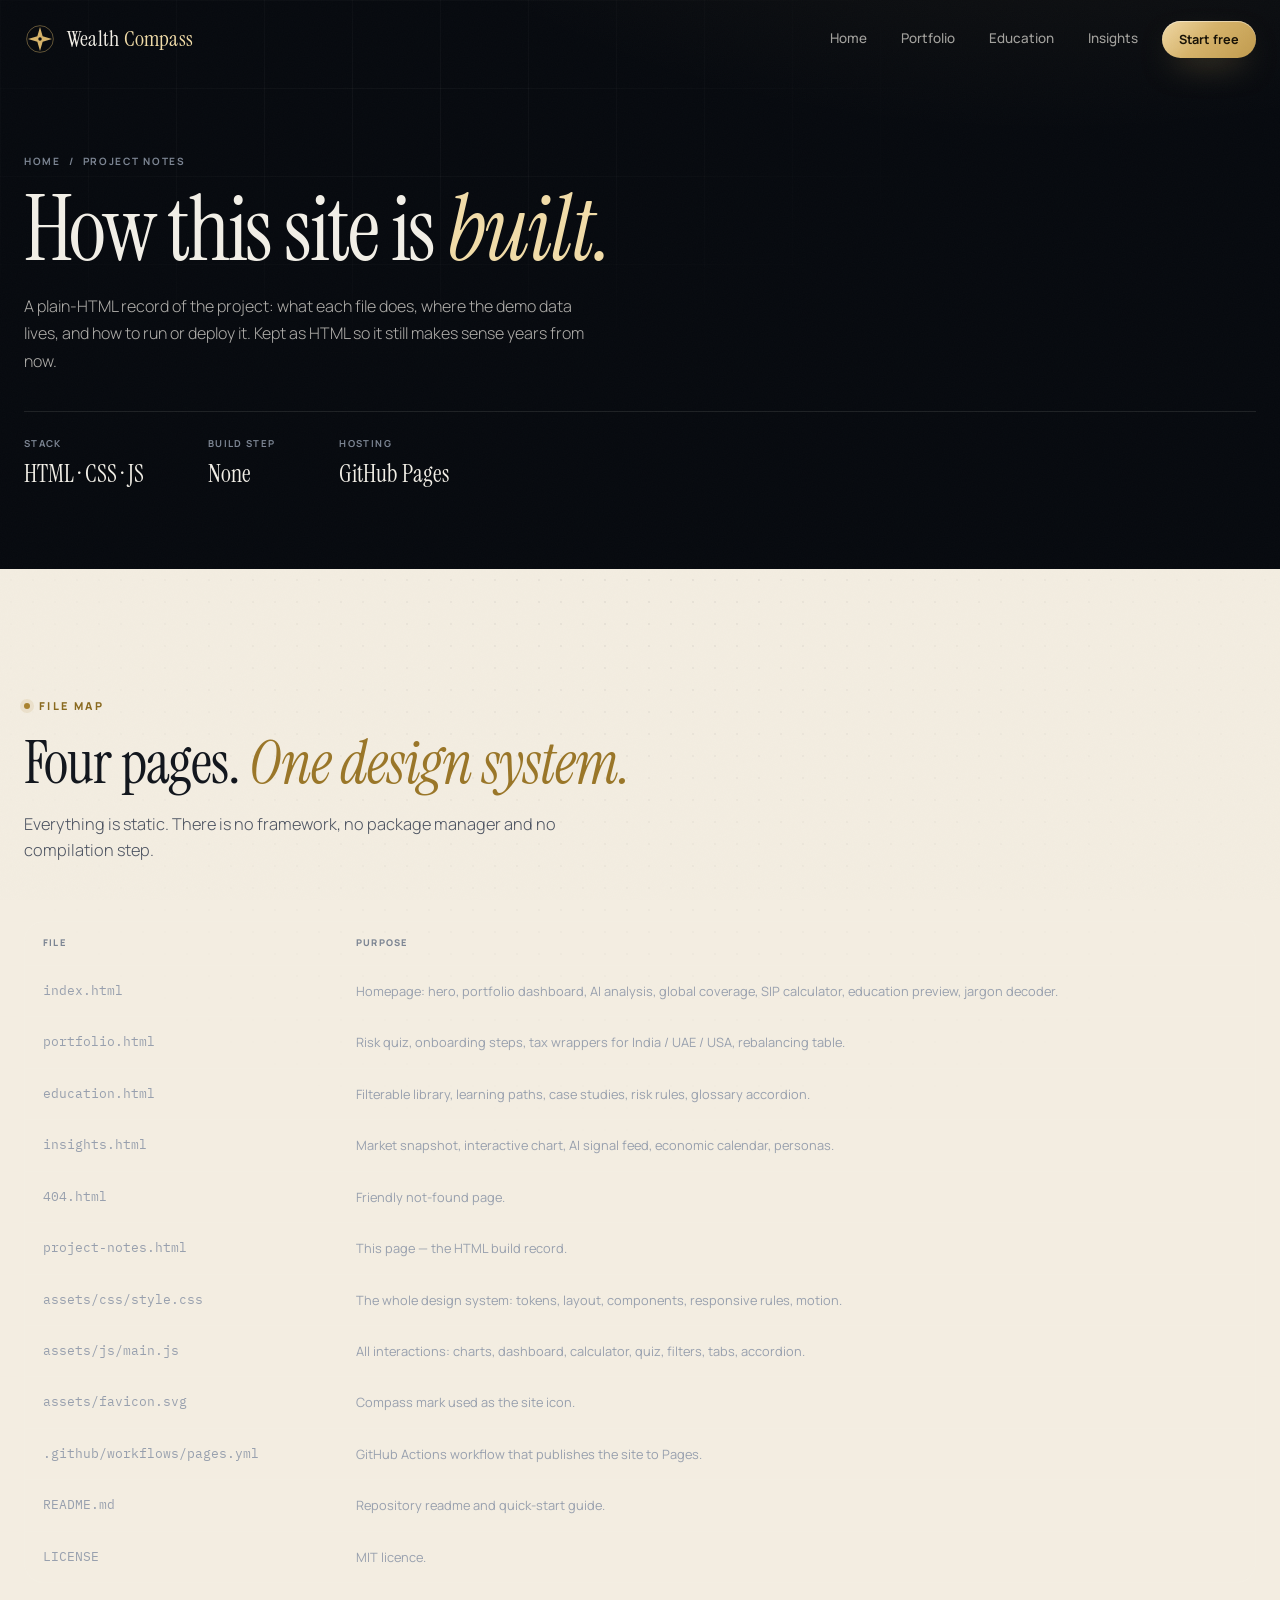
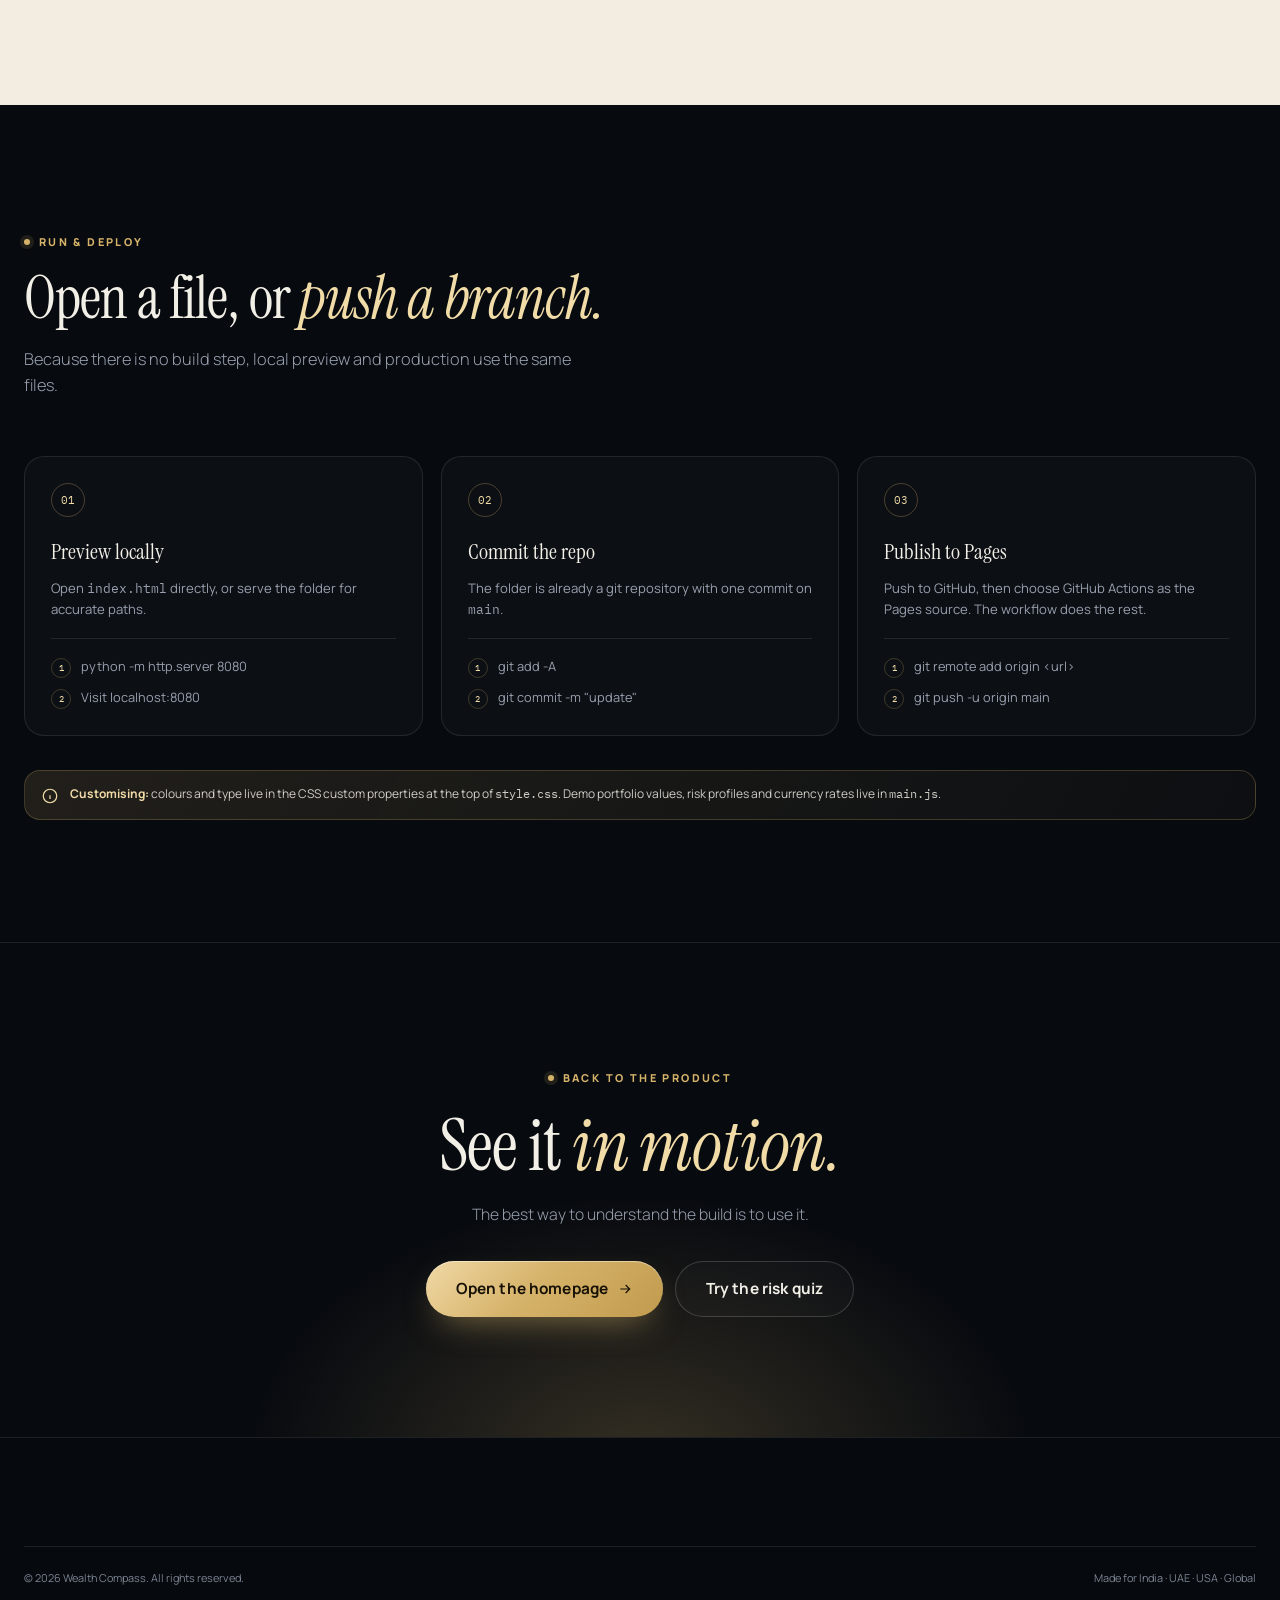
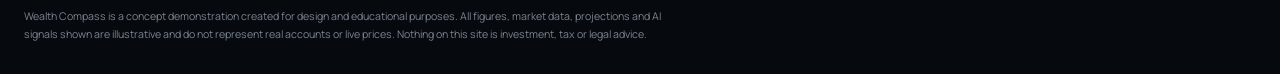
<file: project-notes.html>
<!DOCTYPE html>
<html lang="en">
<head>
  <meta charset="UTF-8" />
  <meta name="viewport" content="width=device-width, initial-scale=1.0" />
  <title>Project notes — Wealth Compass</title>
  <meta name="description" content="How the Wealth Compass static site is built, where everything lives, and how to run or deploy it." />
  <meta name="robots" content="noindex" />
  <meta name="theme-color" content="#070a0f" />
  <script>document.documentElement.classList.add('js');</script>
  <link rel="icon" href="assets/favicon.svg" type="image/svg+xml" />
  <link rel="preconnect" href="https://fonts.googleapis.com" />
  <link rel="preconnect" href="https://fonts.gstatic.com" crossorigin />
  <link href="https://fonts.googleapis.com/css2?family=IBM+Plex+Mono:wght@400;500&family=Instrument+Serif:ital@0;1&family=Manrope:wght@300..800&display=swap" rel="stylesheet" />
  <link rel="stylesheet" href="assets/css/style.css" />
  <noscript><style>[data-reveal]{opacity:1;transform:none}</style></noscript>
</head>
<body>
  <a class="skip-link" href="#main">Skip to content</a>

  <header class="site-header">
    <div class="container header-inner">
      <a class="brand" href="index.html" aria-label="Wealth Compass home">
        <svg class="brand-mark" viewBox="0 0 48 48" fill="none" aria-hidden="true">
          <circle cx="24" cy="24" r="20" stroke="currentColor" stroke-width="1.2" opacity=".55" />
          <path d="M24 6l4 14 14 4-14 4-4 14-4-14L6 24l14-4 4-14Z" fill="currentColor" />
          <circle cx="24" cy="24" r="2.6" fill="#070a0f" />
        </svg>
        <span class="brand-word">Wealth <em>Compass</em></span>
      </a>

      <nav class="nav" id="primaryNav" aria-label="Primary">
        <a href="index.html">Home</a>
        <a href="portfolio.html">Portfolio</a>
        <a href="education.html">Education</a>
        <a href="insights.html">Insights</a>
      </nav>

      <div class="header-actions">
        <a href="index.html#start" class="btn btn-gold btn-sm">Start free</a>
        <button class="menu-toggle" type="button" aria-expanded="false" aria-controls="primaryNav" aria-label="Open menu">
          <span></span><span></span>
        </button>
      </div>
    </div>
  </header>

  <main id="main">
    <section class="page-hero">
      <div class="container">
        <nav class="breadcrumb" aria-label="Breadcrumb">
          <a href="index.html">Home</a>
          <span aria-hidden="true">/</span>
          <span>Project notes</span>
        </nav>
        <h1>How this site is <em>built.</em></h1>
        <p class="lede">
          A plain-HTML record of the project: what each file does, where the demo data lives,
          and how to run or deploy it. Kept as HTML so it still makes sense years from now.
        </p>
        <div class="page-stats">
          <div class="page-stat"><span>Stack</span><strong>HTML · CSS · JS</strong></div>
          <div class="page-stat"><span>Build step</span><strong>None</strong></div>
          <div class="page-stat"><span>Hosting</span><strong>GitHub Pages</strong></div>
        </div>
      </div>
    </section>

    <section class="section paper">
      <div class="container">
        <div class="section-head" data-reveal>
          <div class="head-copy">
            <span class="eyebrow"><span class="dot"></span>File map</span>
            <h2>Four pages. <em>One design system.</em></h2>
            <p>Everything is static. There is no framework, no package manager and no compilation step.</p>
          </div>
        </div>

        <div class="table-wrap" data-reveal>
          <table>
            <caption class="sr-only">Project file map</caption>
            <thead>
              <tr><th scope="col">File</th><th scope="col">Purpose</th></tr>
            </thead>
            <tbody>
              <tr><td class="mono">index.html</td><td>Homepage: hero, portfolio dashboard, AI analysis, global coverage, SIP calculator, education preview, jargon decoder.</td></tr>
              <tr><td class="mono">portfolio.html</td><td>Risk quiz, onboarding steps, tax wrappers for India / UAE / USA, rebalancing table.</td></tr>
              <tr><td class="mono">education.html</td><td>Filterable library, learning paths, case studies, risk rules, glossary accordion.</td></tr>
              <tr><td class="mono">insights.html</td><td>Market snapshot, interactive chart, AI signal feed, economic calendar, personas.</td></tr>
              <tr><td class="mono">404.html</td><td>Friendly not-found page.</td></tr>
              <tr><td class="mono">project-notes.html</td><td>This page — the HTML build record.</td></tr>
              <tr><td class="mono">assets/css/style.css</td><td>The whole design system: tokens, layout, components, responsive rules, motion.</td></tr>
              <tr><td class="mono">assets/js/main.js</td><td>All interactions: charts, dashboard, calculator, quiz, filters, tabs, accordion.</td></tr>
              <tr><td class="mono">assets/favicon.svg</td><td>Compass mark used as the site icon.</td></tr>
              <tr><td class="mono">.github/workflows/pages.yml</td><td>GitHub Actions workflow that publishes the site to Pages.</td></tr>
              <tr><td class="mono">README.md</td><td>Repository readme and quick-start guide.</td></tr>
              <tr><td class="mono">LICENSE</td><td>MIT licence.</td></tr>
            </tbody>
          </table>
        </div>
      </div>
    </section>

    <section class="section">
      <div class="container">
        <div class="section-head" data-reveal>
          <div class="head-copy">
            <span class="eyebrow"><span class="dot"></span>Run &amp; deploy</span>
            <h2>Open a file, or <em>push a branch.</em></h2>
            <p>Because there is no build step, local preview and production use the same files.</p>
          </div>
        </div>

        <div class="steps">
          <article class="step" data-reveal data-delay="0">
            <span class="n">01</span>
            <h3>Preview locally</h3>
            <p>Open <span class="mono">index.html</span> directly, or serve the folder for accurate paths.</p>
            <ul class="path-list">
              <li><span>1</span>python -m http.server 8080</li>
              <li><span>2</span>Visit localhost:8080</li>
            </ul>
          </article>

          <article class="step" data-reveal data-delay="90">
            <span class="n">02</span>
            <h3>Commit the repo</h3>
            <p>The folder is already a git repository with one commit on <span class="mono">main</span>.</p>
            <ul class="path-list">
              <li><span>1</span>git add -A</li>
              <li><span>2</span>git commit -m "update"</li>
            </ul>
          </article>

          <article class="step" data-reveal data-delay="180">
            <span class="n">03</span>
            <h3>Publish to Pages</h3>
            <p>Push to GitHub, then choose GitHub Actions as the Pages source. The workflow does the rest.</p>
            <ul class="path-list">
              <li><span>1</span>git remote add origin &lt;url&gt;</li>
              <li><span>2</span>git push -u origin main</li>
            </ul>
          </article>
        </div>

        <div class="ai-strip" style="margin-top:34px" data-reveal>
          <svg viewBox="0 0 24 24" fill="none" stroke="currentColor" stroke-width="1.6" aria-hidden="true"><circle cx="12" cy="12" r="9" /><path d="M12 11v5M12 8h.01" /></svg>
          <p><b>Customising:</b> colours and type live in the CSS custom properties at the top of <span class="mono">style.css</span>. Demo portfolio values, risk profiles and currency rates live in <span class="mono">main.js</span>.</p>
        </div>
      </div>
    </section>

    <section class="cta">
      <div class="container">
        <span class="eyebrow" data-reveal><span class="dot"></span>Back to the product</span>
        <h2 data-reveal>See it <em>in motion.</em></h2>
        <p data-reveal>The best way to understand the build is to use it.</p>
        <div class="hero-actions" style="justify-content:center" data-reveal>
          <a class="btn btn-gold btn-lg" href="index.html">
            Open the homepage
            <svg viewBox="0 0 24 24" fill="none" stroke="currentColor" stroke-width="1.8" aria-hidden="true"><path d="M5 12h14M13 6l6 6-6 6" /></svg>
          </a>
          <a class="btn btn-ghost btn-lg" href="portfolio.html#quiz">Try the risk quiz</a>
        </div>
      </div>
    </section>
  </main>

  <footer class="site-footer">
    <div class="container">
      <div class="footer-bottom">
        <span>© <span data-year>2026</span> Wealth Compass. All rights reserved.</span>
        <span>Made for India · UAE · USA · Global</span>
      </div>
      <p class="disclaimer">
        Wealth Compass is a concept demonstration created for design and educational purposes. All figures, market data,
        projections and AI signals shown are illustrative and do not represent real accounts or live prices. Nothing on this
        site is investment, tax or legal advice.
      </p>
    </div>
  </footer>

  <script src="assets/js/main.js"></script>
</body>
</html>
</file>
<file: assets/css/style.css>
/* =========================================================
   WEALTH COMPASS — Design System
   ========================================================= */

:root {
  --bg: #070a0f;
  --bg-2: #0a0f16;
  --panel: #0d131c;
  --panel-2: #121a25;

  --text: #f2efe7;
  --muted: #98a0ae;
  --muted-2: #7c8593;

  --line: rgba(242, 239, 231, 0.1);
  --line-strong: rgba(242, 239, 231, 0.18);

  --gold: #d6b36a;
  --gold-2: #f1dca8;
  --gold-3: #9c7a33;

  --green: #7bd6ac;
  --red: #e37b63;

  --cream: #f3ede1;
  --cream-2: #fffdf8;
  --cream-line: rgba(18, 22, 29, 0.12);
  --ink-on-cream: #161b22;

  --font-sans: "Manrope", system-ui, -apple-system, "Segoe UI", sans-serif;
  --font-serif: "Instrument Serif", "Iowan Old Style", Georgia, serif;
  --font-mono: "IBM Plex Mono", ui-monospace, "SFMono-Regular", Menlo, monospace;

  --radius: 20px;
  --radius-lg: 28px;

  --shadow: 0 40px 90px -40px rgba(0, 0, 0, 0.85);
  --ease: cubic-bezier(0.2, 0.7, 0.2, 1);
}

*,
*::before,
*::after {
  box-sizing: border-box;
}

html {
  scroll-behavior: smooth;
  scroll-padding-top: 100px;
  -webkit-text-size-adjust: 100%;
}

body {
  margin: 0;
  background:
    radial-gradient(1200px 640px at 82% -8%, rgba(214, 179, 106, 0.09), transparent 62%),
    radial-gradient(900px 520px at -5% 32%, rgba(94, 140, 200, 0.055), transparent 60%),
    var(--bg);
  color: var(--text);
  font-family: var(--font-sans);
  font-size: 16px;
  line-height: 1.6;
  font-weight: 400;
  overflow-x: hidden;
  -webkit-font-smoothing: antialiased;
  text-rendering: optimizeLegibility;
}

body::after {
  content: "";
  position: fixed;
  inset: 0;
  z-index: 9998;
  pointer-events: none;
  opacity: 0.035;
  background-image: url("data:image/svg+xml,%3Csvg xmlns='http://www.w3.org/2000/svg' width='160' height='160'%3E%3Cfilter id='n'%3E%3CfeTurbulence type='fractalNoise' baseFrequency='0.8' numOctaves='3' stitchTiles='stitch'/%3E%3C/filter%3E%3Crect width='160' height='160' filter='url(%23n)' opacity='0.6'/%3E%3C/svg%3E");
}

h1, h2, h3, h4, p {
  margin: 0;
}

ul, ol {
  margin: 0;
  padding: 0;
  list-style: none;
}

a {
  color: inherit;
  text-decoration: none;
}

button {
  font: inherit;
  color: inherit;
  background: none;
  border: 0;
  cursor: pointer;
}

input {
  font: inherit;
}

img, svg {
  display: block;
  max-width: 100%;
}

::selection {
  background: var(--gold);
  color: #0a0a0a;
}

:focus-visible {
  outline: 2px solid var(--gold);
  outline-offset: 3px;
  border-radius: 4px;
}

.sr-only {
  position: absolute;
  width: 1px;
  height: 1px;
  padding: 0;
  margin: -1px;
  overflow: hidden;
  clip: rect(0 0 0 0);
  white-space: nowrap;
  border: 0;
}

.skip-link {
  position: fixed;
  top: 12px;
  left: 12px;
  z-index: 9999;
  transform: translateY(-160%);
  background: var(--gold);
  color: #161006;
  padding: 10px 16px;
  border-radius: 999px;
  font-size: 0.8rem;
  font-weight: 700;
  transition: transform 0.3s var(--ease);
}

.skip-link:focus {
  transform: none;
}

/* ============ Layout ============ */

.container {
  width: min(1240px, calc(100% - 48px));
  margin-inline: auto;
}

.section {
  position: relative;
  padding: clamp(76px, 9.5vw, 130px) 0;
}

.section--tight {
  padding: clamp(56px, 7vw, 90px) 0;
}

.section-head {
  display: flex;
  justify-content: space-between;
  align-items: flex-end;
  gap: 32px;
  flex-wrap: wrap;
  margin-bottom: clamp(38px, 5vw, 58px);
}

.section-head .head-copy {
  max-width: 740px;
}

.section-head h2 {
  margin-top: 16px;
}

.section-head p {
  margin-top: 18px;
  color: var(--muted);
  font-weight: 300;
  max-width: 58ch;
  font-size: 1.02rem;
}

.section-link {
  display: inline-flex;
  align-items: center;
  gap: 0.55rem;
  color: var(--gold-2);
  font-size: 0.82rem;
  font-weight: 700;
  letter-spacing: 0.04em;
  padding-bottom: 5px;
  border-bottom: 1px solid rgba(214, 179, 106, 0.35);
  white-space: nowrap;
  transition: gap 0.3s var(--ease), color 0.3s;
}

.section-link:hover {
  gap: 0.85rem;
  color: #fff;
}

/* ============ Type ============ */

h2 {
  font-family: var(--font-serif);
  font-weight: 400;
  font-size: clamp(2.3rem, 4.6vw, 4.1rem);
  line-height: 1.02;
  letter-spacing: -0.015em;
}

h2 em {
  font-style: italic;
  color: var(--gold-2);
}

.eyebrow {
  display: inline-flex;
  align-items: center;
  gap: 0.55rem;
  font-size: 0.68rem;
  font-weight: 800;
  letter-spacing: 0.22em;
  text-transform: uppercase;
  color: var(--gold);
}

.eyebrow .dot {
  width: 6px;
  height: 6px;
  border-radius: 50%;
  background: var(--gold);
  box-shadow: 0 0 0 4px rgba(214, 179, 106, 0.12);
  animation: pulse 2.6s ease-in-out infinite;
}

.lede {
  color: rgba(242, 239, 231, 0.72);
  font-size: clamp(1rem, 1.15vw, 1.12rem);
  line-height: 1.7;
  font-weight: 300;
  max-width: 54ch;
}

.gold { color: var(--gold-2); }
.mono { font-family: var(--font-mono); }
.muted { color: var(--muted); }

.label {
  font-size: 0.66rem;
  font-weight: 700;
  letter-spacing: 0.17em;
  text-transform: uppercase;
  color: var(--muted-2);
}

/* ============ Buttons ============ */

.btn {
  display: inline-flex;
  align-items: center;
  justify-content: center;
  gap: 0.55rem;
  padding: 0.95rem 1.5rem;
  border-radius: 999px;
  font-size: 0.9rem;
  font-weight: 700;
  letter-spacing: 0.01em;
  line-height: 1.2;
  transition: transform 0.35s var(--ease), box-shadow 0.35s, background 0.35s, color 0.35s, border-color 0.35s;
  will-change: transform;
}

.btn svg {
  width: 16px;
  height: 16px;
  transition: transform 0.35s var(--ease);
}

.btn:hover svg {
  transform: translateX(3px);
}

.btn-gold {
  background: linear-gradient(135deg, #f0d9a6 0%, #d6b36a 45%, #c19b4e 100%);
  color: #171106;
  box-shadow: 0 14px 34px -14px rgba(214, 179, 106, 0.65), inset 0 1px 0 rgba(255, 255, 255, 0.45);
}

.btn-gold:hover {
  transform: translateY(-2px);
  box-shadow: 0 20px 44px -16px rgba(214, 179, 106, 0.8), inset 0 1px 0 rgba(255, 255, 255, 0.45);
}

.btn-ghost {
  border: 1px solid var(--line-strong);
  color: var(--text);
  background: rgba(255, 255, 255, 0.02);
}

.btn-ghost:hover {
  background: rgba(255, 255, 255, 0.06);
  border-color: rgba(214, 179, 106, 0.45);
  transform: translateY(-2px);
}

.btn-sm {
  padding: 0.68rem 1.05rem;
  font-size: 0.79rem;
}

.btn-lg {
  padding: 1.12rem 1.85rem;
  font-size: 0.96rem;
}

.btn-block {
  width: 100%;
}

/* ============ Header ============ */

.site-header {
  position: fixed;
  inset: 0 0 auto;
  z-index: 100;
  transition: background 0.4s, border-color 0.4s, backdrop-filter 0.4s;
  border-bottom: 1px solid transparent;
}

.site-header.is-scrolled {
  background: rgba(7, 10, 15, 0.78);
  backdrop-filter: blur(18px) saturate(140%);
  -webkit-backdrop-filter: blur(18px) saturate(140%);
  border-bottom-color: var(--line);
}

.header-inner {
  display: flex;
  align-items: center;
  justify-content: space-between;
  gap: 24px;
  height: 78px;
}

.brand {
  display: inline-flex;
  align-items: center;
  gap: 11px;
  flex-shrink: 0;
}

.brand-mark {
  width: 32px;
  height: 32px;
  color: var(--gold);
  transition: transform 0.6s var(--ease);
}

.brand:hover .brand-mark {
  transform: rotate(45deg);
}

.brand-word {
  font-family: var(--font-serif);
  font-size: 1.36rem;
  letter-spacing: 0.01em;
  line-height: 1;
}

.brand-word em {
  font-style: normal;
  color: var(--gold-2);
}

.nav {
  display: flex;
  align-items: center;
  gap: 34px;
  margin-left: auto;
}

.nav a {
  position: relative;
  padding: 6px 0;
  font-size: 0.84rem;
  font-weight: 500;
  color: rgba(242, 239, 231, 0.66);
  transition: color 0.3s;
}

.nav a::after {
  content: "";
  position: absolute;
  left: 0;
  bottom: 0;
  width: 100%;
  height: 1px;
  background: var(--gold);
  transform: scaleX(0);
  transform-origin: right;
  transition: transform 0.45s var(--ease);
}

.nav a:hover,
.nav a[aria-current="page"] {
  color: var(--text);
}

.nav a:hover::after,
.nav a[aria-current="page"]::after {
  transform: scaleX(1);
  transform-origin: left;
}

.header-actions {
  display: flex;
  align-items: center;
  gap: 10px;
  flex-shrink: 0;
}

.menu-toggle {
  display: none;
  width: 44px;
  height: 44px;
  border: 1px solid var(--line);
  border-radius: 50%;
  align-items: center;
  justify-content: center;
  flex-direction: column;
  gap: 5px;
}

.menu-toggle span {
  display: block;
  width: 17px;
  height: 1.5px;
  background: var(--text);
  transition: transform 0.35s var(--ease), opacity 0.3s;
}

body.nav-open .menu-toggle span:first-child {
  transform: translateY(3.25px) rotate(45deg);
}

body.nav-open .menu-toggle span:last-child {
  transform: translateY(-3.25px) rotate(-45deg);
}

.scroll-progress {
  height: 1px;
  width: 0;
  background: linear-gradient(90deg, transparent, var(--gold));
  transition: width 0.1s linear;
}

/* ============ Ticker ============ */

.ticker {
  position: relative;
  overflow: hidden;
  padding: 15px 0;
  border-top: 1px solid var(--line);
  border-bottom: 1px solid var(--line);
  background: rgba(255, 255, 255, 0.014);
}

.ticker::before,
.ticker::after {
  content: "";
  position: absolute;
  top: 0;
  bottom: 0;
  width: 120px;
  z-index: 2;
  pointer-events: none;
}

.ticker::before {
  left: 0;
  background: linear-gradient(90deg, var(--bg), transparent);
}

.ticker::after {
  right: 0;
  background: linear-gradient(270deg, var(--bg), transparent);
}

.ticker-track {
  display: flex;
  width: max-content;
  animation: marquee 62s linear infinite;
}

.ticker:hover .ticker-track {
  animation-play-state: paused;
}

.ticker-group {
  display: flex;
  align-items: center;
  gap: 44px;
  padding-right: 44px;
}

.tick {
  display: flex;
  align-items: baseline;
  gap: 9px;
  font-size: 0.75rem;
  white-space: nowrap;
}

.tick .sym {
  color: var(--muted);
  font-weight: 600;
  letter-spacing: 0.04em;
}

.tick .val {
  font-family: var(--font-mono);
  font-size: 0.76rem;
  color: var(--text);
}

.tick .chg {
  font-family: var(--font-mono);
  font-size: 0.7rem;
}

.tick .up { color: var(--green); }
.tick .down { color: var(--red); }

@keyframes marquee {
  to { transform: translateX(-50%); }
}

/* ============ Hero ============ */

.hero {
  position: relative;
  min-height: 100svh;
  display: flex;
  align-items: center;
  padding: clamp(124px, 16vh, 168px) 0 clamp(64px, 9vh, 104px);
  overflow: hidden;
}

.hero::before {
  content: "";
  position: absolute;
  inset: 0;
  background-image:
    linear-gradient(rgba(242, 239, 231, 0.055) 1px, transparent 1px),
    linear-gradient(90deg, rgba(242, 239, 231, 0.055) 1px, transparent 1px);
  background-size: 88px 88px;
  -webkit-mask-image: radial-gradient(ellipse 72% 62% at 52% 38%, #000 12%, transparent 74%);
  mask-image: radial-gradient(ellipse 72% 62% at 52% 38%, #000 12%, transparent 74%);
  pointer-events: none;
}

.hero-orb {
  position: absolute;
  border-radius: 50%;
  filter: blur(90px);
  pointer-events: none;
  opacity: 0.5;
}

.hero-orb--1 {
  width: 520px;
  height: 520px;
  top: -120px;
  right: -80px;
  background: radial-gradient(circle, rgba(214, 179, 106, 0.3), transparent 65%);
  animation: drift 20s ease-in-out infinite alternate;
}

.hero-orb--2 {
  width: 420px;
  height: 420px;
  bottom: -140px;
  left: -120px;
  background: radial-gradient(circle, rgba(90, 130, 190, 0.22), transparent 65%);
  animation: drift 26s ease-in-out infinite alternate-reverse;
}

.hero-inner {
  position: relative;
  z-index: 2;
  display: grid;
  grid-template-columns: 1.04fr 0.96fr;
  align-items: center;
  gap: clamp(36px, 5vw, 76px);
}

.hero-copy h1 {
  font-family: var(--font-serif);
  font-weight: 400;
  font-size: clamp(3.5rem, 7.6vw, 7rem);
  line-height: 0.92;
  letter-spacing: -0.025em;
  margin: 22px 0 26px;
}

.hero-copy h1 em {
  display: inline-block;
  font-style: italic;
  color: var(--gold-2);
  position: relative;
}

.hero-copy h1 em::after {
  content: "";
  position: absolute;
  left: 4%;
  right: 2%;
  bottom: 0.02em;
  height: 0.06em;
  background: linear-gradient(90deg, transparent, rgba(214, 179, 106, 0.6), transparent);
  border-radius: 99px;
}

.hero-actions {
  display: flex;
  flex-wrap: wrap;
  gap: 12px;
  margin-top: 34px;
}

.hero-proof {
  display: flex;
  flex-wrap: wrap;
  gap: 22px;
  margin-top: 38px;
  padding-top: 24px;
  border-top: 1px solid var(--line);
  font-size: 0.76rem;
  color: var(--muted);
}

.hero-proof li {
  display: inline-flex;
  align-items: center;
  gap: 8px;
}

.hero-proof svg {
  width: 14px;
  height: 14px;
  color: var(--gold);
  flex-shrink: 0;
}

.hero-visual {
  position: relative;
  display: grid;
  place-items: center;
  min-height: 480px;
}

.rings {
  position: absolute;
  inset: 0;
  display: grid;
  place-items: center;
  pointer-events: none;
}

.rings svg {
  position: absolute;
  width: min(560px, 112%);
  height: auto;
  color: var(--gold);
  opacity: 0.34;
  animation: spin 100s linear infinite;
}

.rings svg:nth-child(2) {
  width: min(410px, 84%);
  opacity: 0.22;
  animation-duration: 70s;
  animation-direction: reverse;
}

@keyframes spin {
  to { transform: rotate(360deg); }
}

@keyframes drift {
  to { transform: translate3d(40px, 30px, 0) scale(1.08); }
}

@keyframes pulse {
  0%, 100% { box-shadow: 0 0 0 4px rgba(214, 179, 106, 0.1); }
  50% { box-shadow: 0 0 0 7px rgba(214, 179, 106, 0.03); }
}

.hero-card {
  position: relative;
  z-index: 2;
  width: min(404px, 100%);
  padding: 26px;
  border-radius: 26px;
  border: 1px solid rgba(214, 179, 106, 0.24);
  background: linear-gradient(160deg, rgba(23, 31, 43, 0.94), rgba(9, 13, 19, 0.97));
  box-shadow: var(--shadow), inset 0 1px 0 rgba(255, 255, 255, 0.05);
  backdrop-filter: blur(20px);
}

.hero-card::before {
  content: "";
  position: absolute;
  inset: 0 0 auto;
  height: 1px;
  background: linear-gradient(90deg, transparent, rgba(241, 220, 168, 0.7), transparent);
  border-radius: 26px;
}

.card-head {
  display: flex;
  align-items: center;
  justify-content: space-between;
  gap: 12px;
}

.live {
  display: inline-flex;
  align-items: center;
  gap: 6px;
  font-size: 0.62rem;
  font-weight: 700;
  letter-spacing: 0.12em;
  text-transform: uppercase;
  color: var(--green);
}

.live::before {
  content: "";
  width: 6px;
  height: 6px;
  border-radius: 50%;
  background: var(--green);
  box-shadow: 0 0 0 3px rgba(123, 214, 172, 0.15);
}

.gauge-wrap {
  position: relative;
  width: 196px;
  margin: 18px auto 12px;
}

.gauge-wrap svg {
  width: 100%;
  height: auto;
  overflow: visible;
}

.gauge-ring {
  fill: none;
  stroke-width: 6;
  stroke-linecap: round;
}

.gauge-track {
  stroke: rgba(242, 239, 231, 0.08);
}

.gauge-value {
  stroke: url(#heroGauge);
  stroke-dasharray: 0 100;
  transition: stroke-dasharray 1.8s var(--ease);
  filter: drop-shadow(0 0 6px rgba(214, 179, 106, 0.45));
}

.gauge-ticks {
  fill: none;
  stroke: rgba(242, 239, 231, 0.22);
  stroke-width: 0.6;
  stroke-dasharray: 0.4 2.2;
}

.gauge-center {
  position: absolute;
  inset: 0;
  display: grid;
  place-content: center;
  text-align: center;
}

.gauge-center strong {
  font-family: var(--font-serif);
  font-size: 3.2rem;
  font-weight: 400;
  line-height: 1;
  letter-spacing: -0.02em;
}

.gauge-center span {
  display: block;
  margin-top: 6px;
  font-size: 0.6rem;
  font-weight: 700;
  letter-spacing: 0.16em;
  text-transform: uppercase;
  color: var(--gold-2);
}

.hero-stats {
  display: grid;
  grid-template-columns: 1fr 1fr;
  gap: 10px;
  margin-top: 16px;
}

.hero-stat {
  padding: 12px 14px;
  border: 1px solid var(--line);
  border-radius: 14px;
  background: rgba(255, 255, 255, 0.022);
}

.hero-stat span {
  display: block;
  font-size: 0.6rem;
  letter-spacing: 0.12em;
  text-transform: uppercase;
  color: var(--muted-2);
}

.hero-stat strong {
  display: block;
  margin-top: 3px;
  font-family: var(--font-mono);
  font-size: 0.95rem;
  font-weight: 500;
  letter-spacing: -0.02em;
}

.hero-stat strong.up { color: var(--green); }

.hero-spark {
  height: 46px;
  margin-top: 14px;
}

.ai-note {
  position: absolute;
  z-index: 3;
  left: -46px;
  bottom: -22px;
  width: 290px;
  padding: 17px 18px;
  border-radius: 18px;
  border: 1px solid rgba(214, 179, 106, 0.3);
  background: linear-gradient(150deg, rgba(18, 25, 35, 0.98), rgba(8, 12, 18, 0.99));
  box-shadow: 0 30px 60px -24px rgba(0, 0, 0, 0.9);
  animation: float 7s ease-in-out infinite alternate;
}

.ai-note::before {
  content: "";
  position: absolute;
  left: 0;
  top: 18px;
  bottom: 18px;
  width: 2px;
  border-radius: 99px;
  background: linear-gradient(180deg, var(--gold-2), transparent);
}

.ai-note .label {
  color: var(--gold);
  font-size: 0.58rem;
  display: flex;
  align-items: center;
  gap: 6px;
}

.ai-note p {
  margin-top: 7px;
  font-size: 0.79rem;
  line-height: 1.55;
  color: rgba(242, 239, 231, 0.82);
}

.ai-note b {
  color: var(--gold-2);
  font-weight: 700;
}

@keyframes float {
  to { transform: translateY(-9px); }
}

.scroll-hint {
  position: absolute;
  bottom: 22px;
  left: 50%;
  transform: translateX(-50%);
  display: flex;
  flex-direction: column;
  align-items: center;
  gap: 8px;
  font-size: 0.58rem;
  letter-spacing: 0.24em;
  text-transform: uppercase;
  color: var(--muted-2);
  z-index: 2;
}

.scroll-hint::after {
  content: "";
  width: 1px;
  height: 34px;
  background: linear-gradient(180deg, var(--gold), transparent);
  animation: scrollPulse 2.4s ease-in-out infinite;
}

@keyframes scrollPulse {
  0%, 100% { opacity: 0.2; transform: scaleY(0.6); transform-origin: top; }
  50% { opacity: 1; transform: scaleY(1); transform-origin: top; }
}

/* ============ Pillars ============ */

.pillars {
  display: grid;
  grid-template-columns: repeat(3, 1fr);
  gap: 18px;
}

.pillar {
  position: relative;
  display: flex;
  flex-direction: column;
  min-height: 338px;
  padding: 30px;
  border-radius: 24px;
  border: 1px solid var(--line);
  background: linear-gradient(180deg, rgba(255, 255, 255, 0.032), rgba(255, 255, 255, 0.008));
  overflow: hidden;
  transition: transform 0.5s var(--ease), border-color 0.5s, background 0.5s;
}

.pillar::before {
  content: "";
  position: absolute;
  width: 260px;
  height: 260px;
  top: -120px;
  right: -80px;
  border-radius: 50%;
  background: radial-gradient(circle, rgba(214, 179, 106, 0.16), transparent 65%);
  opacity: 0;
  transition: opacity 0.6s;
  pointer-events: none;
}

.pillar:hover {
  transform: translateY(-6px);
  border-color: rgba(214, 179, 106, 0.36);
  background: linear-gradient(180deg, rgba(255, 255, 255, 0.05), rgba(255, 255, 255, 0.01));
}

.pillar:hover::before {
  opacity: 1;
}

.pillar-num {
  position: absolute;
  top: 26px;
  right: 28px;
  font-family: var(--font-mono);
  font-size: 0.66rem;
  color: var(--muted-2);
  letter-spacing: 0.1em;
}

.icon-box {
  display: grid;
  place-items: center;
  width: 46px;
  height: 46px;
  border-radius: 14px;
  color: var(--gold-2);
  background: rgba(214, 179, 106, 0.1);
  border: 1px solid rgba(214, 179, 106, 0.22);
  flex-shrink: 0;
}

.icon-box svg {
  width: 21px;
  height: 21px;
}

.pillar h3 {
  font-family: var(--font-serif);
  font-size: 1.72rem;
  font-weight: 400;
  line-height: 1.1;
  margin: 26px 0 10px;
}

.pillar p {
  font-size: 0.88rem;
  line-height: 1.65;
  color: var(--muted);
}

.tags {
  display: flex;
  flex-wrap: wrap;
  gap: 6px;
  margin-top: 16px;
}

.pill {
  display: inline-flex;
  align-items: center;
  gap: 5px;
  padding: 4px 9px;
  border: 1px solid var(--line);
  border-radius: 999px;
  font-size: 0.64rem;
  font-weight: 600;
  letter-spacing: 0.04em;
  color: var(--muted);
  white-space: nowrap;
}

.pill--gold {
  color: var(--gold-2);
  border-color: rgba(214, 179, 106, 0.3);
  background: rgba(214, 179, 106, 0.07);
}

.pillar-link {
  display: inline-flex;
  align-items: center;
  gap: 6px;
  margin-top: auto;
  padding-top: 24px;
  font-size: 0.78rem;
  font-weight: 700;
  color: var(--gold-2);
}

.pillar-link svg {
  width: 14px;
  height: 14px;
  transition: transform 0.3s var(--ease);
}

.pillar:hover .pillar-link svg {
  transform: translateX(4px);
}

/* ============ Dashboard ============ */

.dash-section {
  padding-top: 0;
}

.dash {
  position: relative;
  padding: clamp(18px, 3vw, 34px);
  border-radius: 30px;
  border: 1px solid var(--line);
  background: linear-gradient(175deg, #0d131c 0%, #090d13 100%);
  box-shadow: var(--shadow);
  overflow: hidden;
}

.dash::before {
  content: "";
  position: absolute;
  width: 520px;
  height: 520px;
  top: -260px;
  left: -160px;
  background: radial-gradient(circle, rgba(214, 179, 106, 0.13), transparent 62%);
  pointer-events: none;
}

.dash-head {
  position: relative;
  display: flex;
  align-items: center;
  justify-content: space-between;
  flex-wrap: wrap;
  gap: 18px;
  padding-bottom: 22px;
  margin-bottom: 24px;
  border-bottom: 1px solid var(--line);
}

.dash-head h3 {
  font-family: var(--font-serif);
  font-size: clamp(1.5rem, 2.4vw, 1.95rem);
  font-weight: 400;
  margin-top: 7px;
  line-height: 1.1;
}

.controls {
  display: flex;
  align-items: center;
  gap: 10px;
  flex-wrap: wrap;
}

.segmented {
  display: inline-flex;
  gap: 2px;
  padding: 4px;
  border: 1px solid var(--line);
  border-radius: 999px;
  background: rgba(255, 255, 255, 0.035);
}

.segmented button {
  padding: 6px 13px;
  border-radius: 999px;
  font-size: 0.72rem;
  font-weight: 700;
  color: var(--muted);
  transition: color 0.25s, background 0.25s;
  white-space: nowrap;
}

.segmented button:hover {
  color: var(--text);
}

.segmented button[aria-pressed="true"] {
  background: var(--gold);
  color: #171106;
  box-shadow: 0 4px 14px rgba(214, 179, 106, 0.25);
}

.dash-grid {
  display: grid;
  grid-template-columns: 1.55fr 1fr;
  gap: 24px;
}

.dash-main {
  min-width: 0;
}

.dash-top {
  display: flex;
  align-items: flex-start;
  justify-content: space-between;
  gap: 16px;
  flex-wrap: wrap;
}

.portfolio-value {
  font-family: var(--font-serif);
  font-size: clamp(2.2rem, 3.4vw, 2.95rem);
  line-height: 1;
  letter-spacing: -0.02em;
  margin-top: 5px;
}

.delta {
  display: inline-flex;
  align-items: center;
  gap: 5px;
  margin-top: 11px;
  padding: 4px 10px;
  border-radius: 999px;
  font-size: 0.72rem;
  font-weight: 700;
  color: var(--green);
  background: rgba(123, 214, 172, 0.09);
  border: 1px solid rgba(123, 214, 172, 0.2);
}

.delta svg {
  width: 11px;
  height: 11px;
}

.chart-wrap {
  position: relative;
  height: 286px;
  margin-top: 14px;
}

.chart {
  position: relative;
  width: 100%;
  height: 100%;
}

.chart svg {
  width: 100%;
  height: 100%;
  display: block;
  overflow: visible;
}

.chart-tip {
  position: absolute;
  z-index: 4;
  pointer-events: none;
  opacity: 0;
  transform: translate(-50%, -118%);
  padding: 8px 10px;
  border-radius: 10px;
  border: 1px solid rgba(214, 179, 106, 0.35);
  background: #080d13;
  box-shadow: 0 14px 34px rgba(0, 0, 0, 0.6);
  white-space: nowrap;
  transition: opacity 0.15s;
  font-size: 0.66rem;
  color: var(--muted);
}

.chart-tip strong {
  display: block;
  font-family: var(--font-mono);
  font-size: 0.78rem;
  font-weight: 500;
  color: var(--gold-2);
}

.chart-tip .tip-row {
  display: flex;
  align-items: center;
  gap: 6px;
  margin-top: 2px;
}

.chart-tip i {
  width: 6px;
  height: 6px;
  border-radius: 50%;
  display: inline-block;
}

.chart-legend {
  display: flex;
  flex-wrap: wrap;
  gap: 16px;
  margin-top: 10px;
  font-size: 0.68rem;
  color: var(--muted);
}

.chart-legend span {
  display: inline-flex;
  align-items: center;
  gap: 6px;
}

.chart-legend i {
  width: 7px;
  height: 7px;
  border-radius: 2px;
  display: inline-block;
}

.alloc-card {
  height: 100%;
  padding: 22px;
  border-radius: 20px;
  border: 1px solid var(--line);
  background: rgba(255, 255, 255, 0.024);
}

.donut-wrap {
  position: relative;
  width: 186px;
  margin: 6px auto 16px;
}

.donut {
  width: 100%;
  height: auto;
  transform: rotate(-90deg);
}

.donut circle {
  fill: none;
  stroke-width: 13;
  transition: stroke-dasharray 0.9s var(--ease), stroke-dashoffset 0.9s var(--ease);
}

.donut-center {
  position: absolute;
  inset: 0;
  display: grid;
  place-content: center;
  text-align: center;
  pointer-events: none;
}

.donut-center strong {
  display: block;
  font-family: var(--font-serif);
  font-size: 1.5rem;
  font-weight: 400;
  line-height: 1;
}

.donut-center span {
  display: block;
  margin-top: 4px;
  font-size: 0.56rem;
  font-weight: 700;
  letter-spacing: 0.14em;
  text-transform: uppercase;
  color: var(--muted-2);
}

.alloc-list {
  display: grid;
  gap: 9px;
}

.alloc-list li {
  display: flex;
  align-items: center;
  gap: 8px;
  font-size: 0.77rem;
  color: var(--muted);
}

.alloc-list .dot {
  width: 7px;
  height: 7px;
  border-radius: 50%;
  flex-shrink: 0;
}

.alloc-list b {
  margin-left: auto;
  font-family: var(--font-mono);
  font-size: 0.73rem;
  font-weight: 500;
  color: var(--text);
}

.dash-foot {
  position: relative;
  display: grid;
  grid-template-columns: repeat(3, 1fr) 1.35fr;
  gap: 10px;
  margin-top: 22px;
}

.tile {
  padding: 14px 16px;
  border-radius: 16px;
  border: 1px solid var(--line);
  background: rgba(255, 255, 255, 0.022);
}

.tile span {
  display: block;
  font-size: 0.6rem;
  font-weight: 700;
  letter-spacing: 0.13em;
  text-transform: uppercase;
  color: var(--muted-2);
}

.tile strong {
  display: block;
  margin-top: 4px;
  font-family: var(--font-mono);
  font-size: 1.16rem;
  font-weight: 500;
  letter-spacing: -0.02em;
}

.tile strong small {
  font-size: 0.62rem;
  color: var(--muted);
  font-family: var(--font-sans);
  margin-left: 3px;
}

.ai-strip {
  display: flex;
  align-items: flex-start;
  gap: 11px;
  padding: 14px 16px;
  border-radius: 16px;
  border: 1px solid rgba(214, 179, 106, 0.24);
  background: linear-gradient(120deg, rgba(214, 179, 106, 0.13), rgba(214, 179, 106, 0.03));
}

.ai-strip svg {
  width: 18px;
  height: 18px;
  flex: 0 0 18px;
  margin-top: 2px;
  color: var(--gold-2);
}

.ai-strip p {
  font-size: 0.75rem;
  line-height: 1.55;
  color: rgba(242, 239, 231, 0.84);
}

.ai-strip b {
  color: var(--gold-2);
}

.demo-note {
  display: flex;
  align-items: center;
  gap: 7px;
  margin-top: 14px;
  font-size: 0.66rem;
  color: var(--muted-2);
}

.demo-note svg {
  width: 12px;
  height: 12px;
  flex-shrink: 0;
}

/* ============ Split / AI ============ */

.split {
  display: grid;
  grid-template-columns: 1fr 1.08fr;
  gap: clamp(32px, 5vw, 72px);
  align-items: center;
}

.ai-list {
  display: grid;
  gap: 18px;
  margin-top: 32px;
}

.ai-list li {
  display: flex;
  gap: 14px;
  align-items: flex-start;
}

.ai-list .n {
  display: grid;
  place-items: center;
  width: 28px;
  height: 28px;
  flex: 0 0 28px;
  margin-top: 2px;
  border-radius: 50%;
  border: 1px solid rgba(214, 179, 106, 0.32);
  font-family: var(--font-mono);
  font-size: 0.64rem;
  color: var(--gold);
}

.ai-list h3 {
  font-size: 0.94rem;
  font-weight: 700;
}

.ai-list p {
  margin-top: 3px;
  font-size: 0.83rem;
  line-height: 1.6;
  color: var(--muted);
}

.terminal {
  position: relative;
  border-radius: 22px;
  border: 1px solid var(--line);
  background: #070b11;
  box-shadow: var(--shadow);
  overflow: hidden;
}

.terminal::after {
  content: "";
  position: absolute;
  inset: 0;
  border-radius: 22px;
  pointer-events: none;
  box-shadow: inset 0 1px 0 rgba(255, 255, 255, 0.05);
}

.term-bar {
  display: flex;
  align-items: center;
  gap: 6px;
  padding: 12px 16px;
  border-bottom: 1px solid var(--line);
  background: rgba(255, 255, 255, 0.018);
}

.term-bar .dot {
  width: 9px;
  height: 9px;
  border-radius: 50%;
  background: #2a3240;
}

.term-bar .dot:nth-child(1) { background: #6d5330; }
.term-bar .dot:nth-child(2) { background: #4a5568; }

.term-title {
  margin-left: 8px;
  font-family: var(--font-mono);
  font-size: 0.62rem;
  letter-spacing: 0.04em;
  color: var(--muted-2);
}

.term-body {
  padding: 22px 22px 16px;
  font-family: var(--font-mono);
  font-size: 0.73rem;
  line-height: 1.95;
  color: var(--muted);
}

.term-line .prompt { color: var(--gold); }
.term-line .ok { color: var(--green); }
.term-line .warn { color: #e0b46a; }

.term-type {
  min-height: 1.95em;
  color: var(--text);
}

.caret {
  display: inline-block;
  width: 7px;
  height: 13px;
  margin-left: 2px;
  vertical-align: -2px;
  background: var(--gold);
  animation: blink 1.05s steps(2) infinite;
}

@keyframes blink {
  50% { opacity: 0; }
}

.signal-box {
  display: grid;
  gap: 11px;
  padding: 4px 22px 22px;
}

.signal {
  display: grid;
  grid-template-columns: 78px 1fr 38px;
  align-items: center;
  gap: 11px;
  font-size: 0.64rem;
}

.signal .sig-label {
  color: var(--muted-2);
  text-transform: uppercase;
  letter-spacing: 0.08em;
  font-size: 0.57rem;
  font-weight: 700;
}

.bar {
  height: 4px;
  border-radius: 99px;
  background: rgba(255, 255, 255, 0.07);
  overflow: hidden;
}

.bar i {
  display: block;
  height: 100%;
  width: var(--w, 50%);
  border-radius: 99px;
  background: linear-gradient(90deg, #9c7a33, var(--gold-2));
  transition: width 1s var(--ease);
}

.signal em {
  font-style: normal;
  font-family: var(--font-mono);
  font-size: 0.62rem;
  color: var(--gold-2);
  text-align: right;
}

.term-note {
  display: flex;
  align-items: center;
  gap: 8px;
  padding: 13px 22px;
  border-top: 1px solid var(--line);
  font-size: 0.64rem;
  color: var(--muted-2);
}

.term-note svg {
  width: 13px;
  height: 13px;
  color: var(--gold);
  flex-shrink: 0;
}

/* ============ Paper sections ============ */

.paper {
  position: relative;
  background: var(--cream);
  color: var(--ink-on-cream);
  overflow: hidden;
}

.paper::before {
  content: "";
  position: absolute;
  inset: 0;
  background-image: radial-gradient(rgba(18, 22, 29, 0.055) 1px, transparent 1px);
  background-size: 22px 22px;
  -webkit-mask-image: radial-gradient(ellipse 80% 70% at 50% 0%, #000, transparent 75%);
  mask-image: radial-gradient(ellipse 80% 70% at 50% 0%, #000, transparent 75%);
  pointer-events: none;
}

.paper .container {
  position: relative;
  z-index: 1;
}

.paper h2,
.paper h3,
.paper h4 {
  color: #12161d;
}

.paper h2 em {
  color: #9a7628;
}

.paper .eyebrow {
  color: #8a6a1f;
}

.paper .eyebrow .dot {
  background: #a9822f;
  box-shadow: 0 0 0 4px rgba(169, 130, 47, 0.12);
}

.paper .section-head p,
.paper .lede {
  color: #4b5260;
}

.paper .section-link {
  color: #7a5c1c;
  border-bottom-color: rgba(122, 92, 28, 0.35);
}

.paper .section-link:hover {
  color: #12161d;
}

/* ============ Tabs ============ */

.tabs {
  display: flex;
  flex-wrap: wrap;
  gap: 8px;
  margin-bottom: 26px;
}

.tab {
  padding: 9px 17px;
  border-radius: 999px;
  border: 1px solid var(--line);
  font-size: 0.78rem;
  font-weight: 700;
  color: var(--muted);
  transition: background 0.25s, color 0.25s, border-color 0.25s;
  white-space: nowrap;
}

.tab:hover {
  color: var(--text);
  border-color: rgba(214, 179, 106, 0.4);
}

.tab[aria-selected="true"] {
  background: var(--gold);
  border-color: var(--gold);
  color: #171106;
}

.paper .tab {
  border-color: var(--cream-line);
  color: #4b5260;
}

.paper .tab:hover {
  color: #12161d;
  background: rgba(18, 22, 29, 0.05);
}

.paper .tab[aria-selected="true"] {
  background: #12161d;
  border-color: #12161d;
  color: var(--cream);
}

/* ============ Coverage ============ */

.coverage-grid {
  display: grid;
  grid-template-columns: 1.12fr 0.88fr;
  gap: 20px;
}

.market-card {
  padding: 26px;
  border-radius: 22px;
  border: 1px solid var(--cream-line);
  background: var(--cream-2);
  box-shadow: 0 30px 60px -50px rgba(18, 22, 29, 0.5);
}

.index-head {
  display: flex;
  align-items: center;
  justify-content: space-between;
  gap: 12px;
}

.index-name {
  font-family: var(--font-serif);
  font-size: 1.45rem;
  line-height: 1;
}

.index-val {
  font-family: var(--font-mono);
  font-size: clamp(2rem, 3.4vw, 2.5rem);
  letter-spacing: -0.04em;
  margin: 20px 0 2px;
  color: #12161d;
}

.index-change {
  font-size: 0.76rem;
  font-weight: 700;
  color: #1e7a54;
}

.index-change.down {
  color: #b4472f;
}

.market-spark {
  height: 66px;
  margin: 16px 0 8px;
}

.market-list {
  margin-top: 6px;
}

.market-list li {
  display: flex;
  align-items: center;
  justify-content: space-between;
  gap: 14px;
  padding: 12px 0;
  border-bottom: 1px solid rgba(18, 22, 29, 0.08);
  font-size: 0.82rem;
}

.market-list li:last-child {
  border-bottom: 0;
  padding-bottom: 0;
}

.market-list span {
  color: #4b5260;
}

.market-list b {
  font-family: var(--font-mono);
  font-weight: 500;
  font-size: 0.8rem;
  color: #12161d;
}

.market-list .up { color: #1e7a54; }
.market-list .down { color: #b4472f; }

.read-card {
  display: flex;
  flex-direction: column;
  gap: 14px;
  padding: 28px;
  border-radius: 22px;
  background: #12161d;
  color: var(--cream);
}

.read-card h3 {
  font-family: var(--font-serif);
  font-size: 1.5rem;
  font-weight: 400;
  line-height: 1.15;
  color: var(--cream);
}

.read-card p {
  font-size: 0.86rem;
  line-height: 1.65;
  color: rgba(243, 237, 225, 0.72);
}

.read-card .eyebrow {
  color: var(--gold-2);
}

.read-card ul {
  display: grid;
  gap: 9px;
  margin-top: 2px;
}

.read-card li {
  display: flex;
  gap: 9px;
  font-size: 0.8rem;
  line-height: 1.55;
  color: rgba(243, 237, 225, 0.8);
}

.read-card li::before {
  content: "";
  width: 5px;
  height: 5px;
  flex: 0 0 5px;
  margin-top: 7px;
  border-radius: 50%;
  background: var(--gold);
}

.locale-note {
  display: flex;
  align-items: flex-start;
  gap: 8px;
  margin-top: 16px;
  font-size: 0.7rem;
  line-height: 1.6;
  color: #6b7280;
}

.locale-note svg {
  width: 13px;
  height: 13px;
  flex-shrink: 0;
  margin-top: 2px;
  color: #8a6a1f;
}

.tab-panel[hidden] {
  display: none;
}

/* ============ Calculator ============ */

.calc {
  display: grid;
  grid-template-columns: 1.02fr 0.98fr;
  gap: clamp(22px, 4vw, 44px);
  align-items: stretch;
}

.calc-controls {
  padding-top: 6px;
}

.calc-controls .segmented {
  margin-top: 18px;
}

.slider-group {
  margin-top: 28px;
}

.slider-top {
  display: flex;
  align-items: baseline;
  justify-content: space-between;
  gap: 12px;
  margin-bottom: 12px;
}

.slider-top label {
  font-size: 0.82rem;
  color: var(--muted);
}

.slider-top output {
  font-family: var(--font-mono);
  font-size: 0.98rem;
  color: var(--gold-2);
  letter-spacing: -0.02em;
}

input[type="range"] {
  -webkit-appearance: none;
  appearance: none;
  width: 100%;
  height: 4px;
  border-radius: 99px;
  background: linear-gradient(90deg, var(--gold) var(--p, 50%), rgba(255, 255, 255, 0.12) var(--p, 50%));
  outline: none;
  cursor: pointer;
}

input[type="range"]::-webkit-slider-thumb {
  -webkit-appearance: none;
  width: 20px;
  height: 20px;
  border-radius: 50%;
  background: var(--gold-2);
  border: 4px solid #0a0e14;
  box-shadow: 0 0 0 1px rgba(214, 179, 106, 0.65), 0 8px 20px rgba(0, 0, 0, 0.55);
  cursor: grab;
  transition: transform 0.2s;
}

input[type="range"]::-webkit-slider-thumb:active {
  cursor: grabbing;
  transform: scale(1.08);
}

input[type="range"]::-moz-range-thumb {
  width: 14px;
  height: 14px;
  border-radius: 50%;
  background: var(--gold-2);
  border: 4px solid #0a0e14;
  box-shadow: 0 0 0 1px rgba(214, 179, 106, 0.65);
  cursor: grab;
}

.range-hint {
  display: flex;
  justify-content: space-between;
  margin-top: 9px;
  font-size: 0.64rem;
  color: var(--muted-2);
}

.calc-result {
  position: relative;
  padding: clamp(22px, 3vw, 30px);
  border-radius: 26px;
  border: 1px solid rgba(214, 179, 106, 0.22);
  background: linear-gradient(160deg, #131a24, #090e14);
  box-shadow: var(--shadow);
  overflow: hidden;
}

.calc-result::before {
  content: "";
  position: absolute;
  width: 340px;
  height: 340px;
  top: -160px;
  right: -120px;
  border-radius: 50%;
  background: radial-gradient(circle, rgba(214, 179, 106, 0.16), transparent 65%);
  pointer-events: none;
}

.calc-big {
  position: relative;
  font-family: var(--font-serif);
  font-size: clamp(2.5rem, 4.5vw, 3.6rem);
  line-height: 1;
  letter-spacing: -0.02em;
  color: var(--gold-2);
  margin: 10px 0 8px;
}

.calc-sub {
  font-size: 0.76rem;
  color: var(--muted);
  line-height: 1.6;
}

.calc-breakdown {
  margin-top: 22px;
}

.bd-row {
  display: flex;
  align-items: center;
  justify-content: space-between;
  gap: 12px;
  padding: 10px 0;
  border-bottom: 1px solid var(--line);
  font-size: 0.78rem;
  color: var(--muted);
}

.bd-row b {
  font-family: var(--font-mono);
  font-size: 0.8rem;
  font-weight: 500;
  color: var(--text);
}

.growth-bar {
  display: flex;
  height: 8px;
  margin-top: 16px;
  border-radius: 99px;
  background: rgba(255, 255, 255, 0.07);
  overflow: hidden;
}

.growth-bar i:first-child {
  width: var(--invested, 50%);
  background: rgba(242, 239, 231, 0.35);
}

.growth-bar i:last-child {
  width: var(--gains, 50%);
  background: linear-gradient(90deg, #9c7a33, var(--gold-2));
}

.calc-legend {
  display: flex;
  gap: 16px;
  margin-top: 10px;
  font-size: 0.64rem;
  color: var(--muted-2);
}

.calc-legend span {
  display: inline-flex;
  align-items: center;
  gap: 5px;
}

.calc-legend i {
  width: 6px;
  height: 6px;
  border-radius: 2px;
  display: inline-block;
}

.calc-chart {
  height: 124px;
  margin-top: 16px;
}

.calc-note {
  margin-top: 14px;
  padding-top: 13px;
  border-top: 1px solid var(--line);
  font-size: 0.68rem;
  line-height: 1.6;
  color: var(--muted-2);
}

/* ============ Education preview ============ */

.edu-grid {
  display: grid;
  grid-template-columns: repeat(3, 1fr);
  gap: 18px;
}

.edu-card {
  position: relative;
  display: flex;
  flex-direction: column;
  min-height: 258px;
  padding: 26px;
  border-radius: 22px;
  border: 1px solid var(--cream-line);
  background: var(--cream-2);
  overflow: hidden;
  transition: transform 0.45s var(--ease), box-shadow 0.45s, border-color 0.45s;
}

.edu-card:hover {
  transform: translateY(-5px);
  border-color: rgba(156, 122, 51, 0.5);
  box-shadow: 0 30px 60px -38px rgba(18, 22, 29, 0.55);
}

.edu-meta {
  display: flex;
  flex-wrap: wrap;
  gap: 8px;
  font-size: 0.61rem;
  font-weight: 800;
  letter-spacing: 0.12em;
  text-transform: uppercase;
  color: #7a6240;
}

.edu-meta span + span::before {
  content: "·";
  margin-right: 8px;
  color: #b3a68d;
}

.edu-card h3 {
  font-family: var(--font-serif);
  font-size: 1.55rem;
  font-weight: 400;
  line-height: 1.12;
  margin: 16px 0 10px;
}

.edu-card p {
  font-size: 0.83rem;
  line-height: 1.62;
  color: #525a68;
}

.edu-foot {
  display: flex;
  align-items: center;
  justify-content: space-between;
  gap: 12px;
  margin-top: auto;
  padding-top: 22px;
  font-size: 0.72rem;
  font-weight: 600;
  color: #6b7280;
}

.arrow {
  display: grid;
  place-items: center;
  width: 34px;
  height: 34px;
  border-radius: 50%;
  border: 1px solid rgba(18, 22, 29, 0.16);
  color: #12161d;
  transition: background 0.35s, color 0.35s, border-color 0.35s, transform 0.35s;
}

.arrow svg {
  width: 14px;
  height: 14px;
}

.edu-card:hover .arrow {
  background: #12161d;
  color: var(--cream);
  border-color: #12161d;
  transform: rotate(-45deg);
}

/* ============ Translator ============ */

.translator {
  display: grid;
  grid-template-columns: 0.86fr 1.14fr;
  gap: 24px;
  align-items: start;
}

.term-list {
  display: grid;
  gap: 7px;
}

.term-btn {
  display: flex;
  align-items: center;
  justify-content: space-between;
  gap: 12px;
  width: 100%;
  padding: 15px 17px;
  border: 1px solid var(--line);
  border-radius: 14px;
  background: rgba(255, 255, 255, 0.02);
  font-size: 0.86rem;
  color: var(--muted);
  text-align: left;
  transition: background 0.3s, border-color 0.3s, color 0.3s;
}

.term-btn:hover {
  color: var(--text);
  border-color: rgba(214, 179, 106, 0.32);
}

.term-btn[aria-selected="true"] {
  color: var(--text);
  border-color: rgba(214, 179, 106, 0.42);
  background: linear-gradient(120deg, rgba(214, 179, 106, 0.14), rgba(214, 179, 106, 0.03));
}

.term-btn svg {
  width: 14px;
  height: 14px;
  opacity: 0.45;
  flex-shrink: 0;
}

.term-btn[aria-selected="true"] svg {
  opacity: 1;
  color: var(--gold-2);
}

.term-panel {
  min-height: 300px;
  padding: clamp(24px, 3vw, 34px);
  border-radius: 22px;
  border: 1px solid var(--line);
  background: linear-gradient(160deg, #10161f, #090d13);
  box-shadow: var(--shadow);
}

.term-panel .pron {
  display: block;
  font-family: var(--font-mono);
  font-size: 0.63rem;
  letter-spacing: 0.12em;
  text-transform: uppercase;
  color: var(--muted-2);
}

.term-panel h3 {
  font-family: var(--font-serif);
  font-size: clamp(1.9rem, 3vw, 2.5rem);
  font-weight: 400;
  line-height: 1.05;
  margin: 8px 0 4px;
}

.term-plain {
  margin-top: 18px;
  font-size: 1rem;
  line-height: 1.65;
  color: rgba(242, 239, 231, 0.86);
}

.term-example {
  margin-top: 18px;
  padding-left: 14px;
  border-left: 2px solid var(--gold);
  font-size: 0.8rem;
  line-height: 1.6;
  color: var(--muted);
}

.term-panel .pill {
  margin-top: 20px;
}

/* ============ Trust ============ */

.trust-grid {
  display: grid;
  grid-template-columns: repeat(4, 1fr);
  gap: 0;
  border-top: 1px solid var(--line);
  border-bottom: 1px solid var(--line);
}

.trust-item {
  padding: 30px 26px;
  border-right: 1px solid var(--line);
}

.trust-item:last-child {
  border-right: 0;
}

.trust-item .icon-box {
  width: 38px;
  height: 38px;
  border-radius: 12px;
}

.trust-item .icon-box svg {
  width: 17px;
  height: 17px;
}

.trust-item h3 {
  font-size: 0.92rem;
  font-weight: 700;
  margin: 18px 0 7px;
}

.trust-item p {
  font-size: 0.78rem;
  line-height: 1.6;
  color: var(--muted);
}

/* ============ CTA ============ */

.cta {
  position: relative;
  padding: clamp(76px, 10vw, 120px) 0;
  text-align: center;
  border-top: 1px solid var(--line);
  overflow: hidden;
}

.cta::before {
  content: "";
  position: absolute;
  left: 50%;
  bottom: -340px;
  width: 900px;
  height: 620px;
  transform: translateX(-50%);
  background: radial-gradient(ellipse, rgba(214, 179, 106, 0.22), transparent 62%);
  pointer-events: none;
}

.cta .container {
  position: relative;
  z-index: 1;
}

.cta h2 {
  max-width: 900px;
  margin: 20px auto;
  font-size: clamp(2.7rem, 5.6vw, 5.2rem);
}

.cta p {
  max-width: 52ch;
  margin: 0 auto 32px;
  color: var(--muted);
  font-size: 0.98rem;
  font-weight: 300;
}

.signup {
  display: flex;
  gap: 6px;
  max-width: 520px;
  margin: 0 auto;
  padding: 6px;
  border: 1px solid var(--line-strong);
  border-radius: 999px;
  background: rgba(255, 255, 255, 0.03);
}

.signup input {
  flex: 1;
  min-width: 0;
  padding: 11px 18px;
  border: 0;
  background: none;
  color: var(--text);
  outline: none;
  font-size: 0.88rem;
}

.signup input::placeholder {
  color: var(--muted-2);
}

.form-note {
  margin-top: 14px;
  font-size: 0.68rem;
  color: var(--muted-2);
}

.form-msg {
  min-height: 1.4em;
  margin-top: 12px;
  font-size: 0.82rem;
  color: var(--green);
}

/* ============ Footer ============ */

.site-footer {
  padding: 62px 0 30px;
  border-top: 1px solid var(--line);
  background: #06090d;
}

.footer-grid {
  display: grid;
  grid-template-columns: 1.55fr 0.8fr 0.8fr 0.8fr;
  gap: 36px;
}

.footer-brand p {
  max-width: 34ch;
  margin-top: 14px;
  font-size: 0.82rem;
  line-height: 1.65;
  color: var(--muted);
}

.locale-pills {
  display: flex;
  flex-wrap: wrap;
  gap: 6px;
  margin-top: 18px;
}

.locale-pills span {
  padding: 4px 10px;
  border: 1px solid var(--line);
  border-radius: 999px;
  font-size: 0.63rem;
  letter-spacing: 0.04em;
  color: var(--muted);
}

.footer-col h3 {
  margin-bottom: 15px;
  font-size: 0.62rem;
  font-weight: 800;
  letter-spacing: 0.18em;
  text-transform: uppercase;
  color: var(--muted-2);
}

.footer-col a {
  display: block;
  padding: 5px 0;
  font-size: 0.82rem;
  color: rgba(242, 239, 231, 0.68);
  transition: color 0.2s, transform 0.2s;
}

.footer-col a:hover {
  color: var(--gold-2);
  transform: translateX(3px);
}

.footer-bottom {
  display: flex;
  align-items: center;
  justify-content: space-between;
  flex-wrap: wrap;
  gap: 16px;
  margin-top: 46px;
  padding-top: 22px;
  border-top: 1px solid var(--line);
  font-size: 0.68rem;
  color: var(--muted-2);
}

.disclaimer {
  max-width: 108ch;
  margin-top: 22px;
  font-size: 0.66rem;
  line-height: 1.7;
  color: #7c8593;
}

/* ============ Page hero ============ */

.page-hero {
  position: relative;
  padding: clamp(130px, 17vh, 180px) 0 clamp(48px, 7vw, 76px);
  overflow: hidden;
}

.page-hero::before {
  content: "";
  position: absolute;
  inset: 0;
  background-image:
    linear-gradient(rgba(242, 239, 231, 0.045) 1px, transparent 1px),
    linear-gradient(90deg, rgba(242, 239, 231, 0.045) 1px, transparent 1px);
  background-size: 88px 88px;
  -webkit-mask-image: radial-gradient(ellipse 70% 70% at 30% 20%, #000, transparent 70%);
  mask-image: radial-gradient(ellipse 70% 70% at 30% 20%, #000, transparent 70%);
  pointer-events: none;
}

.page-hero .container {
  position: relative;
  z-index: 1;
}

.breadcrumb {
  display: flex;
  align-items: center;
  gap: 8px;
  font-size: 0.63rem;
  font-weight: 700;
  letter-spacing: 0.17em;
  text-transform: uppercase;
  color: var(--muted-2);
}

.breadcrumb a:hover {
  color: var(--gold-2);
}

.page-hero h1 {
  max-width: 16ch;
  margin: 18px 0 20px;
  font-family: var(--font-serif);
  font-size: clamp(2.9rem, 7vw, 5.8rem);
  font-weight: 400;
  line-height: 0.96;
  letter-spacing: -0.025em;
}

.page-hero h1 em {
  font-style: italic;
  color: var(--gold-2);
}

.page-hero .lede {
  max-width: 58ch;
}

.page-stats {
  display: flex;
  flex-wrap: wrap;
  gap: clamp(24px, 5vw, 64px);
  margin-top: 36px;
  padding-top: 24px;
  border-top: 1px solid var(--line);
}

.page-stat span {
  display: block;
  font-size: 0.6rem;
  font-weight: 700;
  letter-spacing: 0.14em;
  text-transform: uppercase;
  color: var(--muted-2);
}

.page-stat strong {
  display: block;
  margin-top: 4px;
  font-family: var(--font-serif);
  font-size: 1.5rem;
  font-weight: 400;
}

/* ============ Quiz ============ */

.quiz {
  max-width: 920px;
  margin: 0 auto;
  padding: clamp(24px, 4vw, 44px);
  border-radius: 28px;
  border: 1px solid var(--line);
  background: linear-gradient(170deg, #0f151e, #090d13);
  box-shadow: var(--shadow);
}

.quiz-top {
  display: flex;
  align-items: center;
  justify-content: space-between;
  gap: 16px;
  margin-bottom: 22px;
}

.quiz-progress {
  height: 3px;
  margin-bottom: 30px;
  border-radius: 99px;
  background: rgba(255, 255, 255, 0.08);
  overflow: hidden;
}

.quiz-progress i {
  display: block;
  width: 20%;
  height: 100%;
  border-radius: 99px;
  background: linear-gradient(90deg, #9c7a33, var(--gold-2));
  transition: width 0.5s var(--ease);
}

.quiz-q {
  margin-bottom: 22px;
  font-family: var(--font-serif);
  font-size: clamp(1.5rem, 2.8vw, 2.15rem);
  font-weight: 400;
  line-height: 1.18;
}

.quiz-options {
  display: grid;
  gap: 9px;
}

.quiz-option {
  display: flex;
  align-items: center;
  gap: 13px;
  padding: 15px 17px;
  border: 1px solid var(--line);
  border-radius: 14px;
  background: rgba(255, 255, 255, 0.02);
  font-size: 0.87rem;
  line-height: 1.5;
  color: rgba(242, 239, 231, 0.84);
  text-align: left;
  transition: border-color 0.25s, background 0.25s, transform 0.25s;
}

.quiz-option:hover {
  border-color: rgba(214, 179, 106, 0.45);
  background: rgba(214, 179, 106, 0.06);
  transform: translateX(3px);
}

.quiz-option .key {
  display: grid;
  place-items: center;
  width: 26px;
  height: 26px;
  flex: 0 0 26px;
  border: 1px solid var(--line-strong);
  border-radius: 50%;
  font-family: var(--font-mono);
  font-size: 0.62rem;
  color: var(--muted);
}

.quiz-option:hover .key {
  border-color: var(--gold);
  color: var(--gold-2);
}

.quiz-foot {
  display: flex;
  align-items: center;
  justify-content: space-between;
  gap: 14px;
  margin-top: 22px;
  font-size: 0.7rem;
  color: var(--muted-2);
}

.quiz-back {
  display: inline-flex;
  align-items: center;
  gap: 6px;
  font-size: 0.72rem;
  color: var(--muted);
  transition: color 0.2s;
}

.quiz-back:hover {
  color: var(--gold-2);
}

.quiz-back svg {
  width: 13px;
  height: 13px;
}

.quiz-result {
  text-align: center;
}

.result-badge {
  display: inline-flex;
  align-items: center;
  gap: 7px;
  padding: 6px 13px;
  border-radius: 999px;
  border: 1px solid rgba(214, 179, 106, 0.32);
  background: rgba(214, 179, 106, 0.08);
  font-size: 0.64rem;
  font-weight: 700;
  letter-spacing: 0.12em;
  text-transform: uppercase;
  color: var(--gold-2);
}

.result-grid {
  display: grid;
  grid-template-columns: 220px 1fr;
  gap: clamp(22px, 4vw, 40px);
  align-items: center;
  margin-top: 24px;
  text-align: left;
}

.quiz-result h3 {
  font-family: var(--font-serif);
  font-size: clamp(2rem, 3.6vw, 2.7rem);
  font-weight: 400;
  line-height: 1.05;
}

.quiz-result h3 em {
  color: var(--gold-2);
  font-style: italic;
}

.result-copy p {
  margin-top: 10px;
  font-size: 0.87rem;
  line-height: 1.65;
  color: var(--muted);
}

.result-stats {
  display: flex;
  flex-wrap: wrap;
  gap: 26px;
  margin-top: 20px;
}

.result-stats span {
  display: block;
  font-size: 0.58rem;
  font-weight: 700;
  letter-spacing: 0.13em;
  text-transform: uppercase;
  color: var(--muted-2);
}

.result-stats strong {
  font-family: var(--font-mono);
  font-size: 1.08rem;
  font-weight: 500;
}

.result-actions {
  display: flex;
  flex-wrap: wrap;
  gap: 10px;
  margin-top: 24px;
}

/* ============ Timeline / steps ============ */

.steps {
  display: grid;
  grid-template-columns: repeat(3, 1fr);
  gap: 18px;
}

.step {
  position: relative;
  padding: 26px;
  border: 1px solid var(--line);
  border-radius: 20px;
  background: rgba(255, 255, 255, 0.022);
}

.step .n {
  display: grid;
  place-items: center;
  width: 34px;
  height: 34px;
  border-radius: 50%;
  border: 1px solid rgba(214, 179, 106, 0.3);
  font-family: var(--font-mono);
  font-size: 0.68rem;
  color: var(--gold-2);
}

.step h3 {
  margin: 18px 0 8px;
  font-family: var(--font-serif);
  font-size: 1.35rem;
  font-weight: 400;
}

.step p {
  font-size: 0.82rem;
  line-height: 1.62;
  color: var(--muted);
}

/* ============ Rebalance table ============ */

.table-wrap {
  overflow-x: auto;
  border: 1px solid var(--line);
  border-radius: 20px;
  background: rgba(255, 255, 255, 0.02);
}

table {
  width: 100%;
  border-collapse: collapse;
  min-width: 560px;
}

th {
  padding: 14px 18px;
  border-bottom: 1px solid var(--line);
  font-size: 0.58rem;
  font-weight: 800;
  letter-spacing: 0.13em;
  text-transform: uppercase;
  color: var(--muted-2);
  text-align: left;
  white-space: nowrap;
}

td {
  padding: 15px 18px;
  border-bottom: 1px solid var(--line);
  font-size: 0.8rem;
  color: var(--muted);
}

tr:last-child td {
  border-bottom: 0;
}

td strong {
  font-weight: 600;
  color: var(--text);
}

td .mono {
  color: var(--text);
}

.badge {
  display: inline-flex;
  padding: 3px 8px;
  border-radius: 999px;
  font-size: 0.6rem;
  font-weight: 700;
  letter-spacing: 0.06em;
  text-transform: uppercase;
  border: 1px solid;
  white-space: nowrap;
}

.badge--buy {
  color: var(--green);
  border-color: rgba(123, 214, 172, 0.3);
  background: rgba(123, 214, 172, 0.08);
}

.badge--trim {
  color: var(--gold-2);
  border-color: rgba(214, 179, 106, 0.3);
  background: rgba(214, 179, 106, 0.08);
}

.badge--hold {
  color: var(--muted);
  border-color: var(--line-strong);
}

/* ============ Path lists ============ */

.path-list {
  display: grid;
  gap: 10px;
  margin-top: 18px;
  padding-top: 18px;
  border-top: 1px solid var(--line);
}

.path-list li {
  display: flex;
  gap: 10px;
  font-size: 0.8rem;
  line-height: 1.5;
  color: var(--muted);
}

.path-list li span {
  display: grid;
  place-items: center;
  width: 20px;
  height: 20px;
  flex: 0 0 20px;
  margin-top: 1px;
  border: 1px solid rgba(214, 179, 106, 0.25);
  border-radius: 50%;
  font-family: var(--font-mono);
  font-size: 0.58rem;
  color: var(--gold-2);
}

/* ============ Filters ============ */

.filter-bar {
  display: flex;
  flex-wrap: wrap;
  gap: 8px;
  margin-bottom: 30px;
}

.filter-chip {
  padding: 8px 15px;
  border: 1px solid var(--line);
  border-radius: 999px;
  font-size: 0.74rem;
  font-weight: 700;
  color: var(--muted);
  transition: 0.25s;
}

.filter-chip:hover {
  color: var(--text);
  border-color: rgba(214, 179, 106, 0.4);
}

.filter-chip[aria-pressed="true"] {
  background: var(--gold);
  border-color: var(--gold);
  color: #171106;
}

.filter-count {
  margin-left: auto;
  align-self: center;
  font-size: 0.68rem;
  color: var(--muted-2);
  font-family: var(--font-mono);
}

.paper .filter-chip {
  border-color: var(--cream-line);
  color: #4b5260;
}

.paper .filter-chip:hover {
  color: #12161d;
  border-color: rgba(156, 122, 51, 0.5);
}

.paper .filter-chip[aria-pressed="true"] {
  background: #12161d;
  border-color: #12161d;
  color: var(--cream);
}

.paper .filter-count {
  color: #6b7280;
}

.paper .pill {
  border-color: var(--cream-line);
  color: #6b7280;
}

.edu-grid .edu-card[hidden] {
  display: none;
}

/* ============ Accordion ============ */

.accordion {
  border-top: 1px solid var(--line);
}

.accordion details {
  border-bottom: 1px solid var(--line);
}

.accordion summary {
  display: flex;
  align-items: center;
  justify-content: space-between;
  gap: 20px;
  padding: 18px 0;
  font-size: 0.92rem;
  font-weight: 600;
  color: var(--text);
  cursor: pointer;
  list-style: none;
}

.accordion summary::-webkit-details-marker {
  display: none;
}

.accordion summary::after {
  content: "+";
  font-family: var(--font-mono);
  font-size: 1.1rem;
  color: var(--gold);
  transition: transform 0.3s;
}

.accordion details[open] summary::after {
  content: "−";
}

.accordion details p {
  max-width: 74ch;
  padding: 0 0 20px;
  font-size: 0.83rem;
  line-height: 1.7;
  color: var(--muted);
}

/* ============ Snapshot / insights ============ */

.snapshot-grid {
  display: grid;
  grid-template-columns: repeat(4, 1fr);
  gap: 12px;
}

.snap {
  padding: 18px;
  border: 1px solid var(--line);
  border-radius: 18px;
  background: rgba(255, 255, 255, 0.022);
}

.snap .label {
  font-size: 0.58rem;
}

.snap strong {
  display: block;
  margin-top: 7px;
  font-family: var(--font-mono);
  font-size: 1.28rem;
  font-weight: 500;
  letter-spacing: -0.03em;
}

.snap em {
  display: block;
  margin-top: 3px;
  font-style: normal;
  font-family: var(--font-mono);
  font-size: 0.68rem;
  color: var(--green);
}

.snap em.down {
  color: var(--red);
}

.insight-layout {
  display: grid;
  grid-template-columns: 1.55fr 0.95fr;
  gap: 18px;
  margin-top: 20px;
}

.chart-card {
  padding: 22px;
  border: 1px solid var(--line);
  border-radius: 22px;
  background: rgba(255, 255, 255, 0.02);
}

.chart-card-head {
  display: flex;
  align-items: flex-start;
  justify-content: space-between;
  gap: 16px;
  flex-wrap: wrap;
}

.chart-card-head h3 {
  font-family: var(--font-serif);
  font-size: 1.45rem;
  font-weight: 400;
}

.chart-card .chart-wrap {
  height: 270px;
  margin-top: 12px;
}

.signal-feed {
  padding: 6px 22px;
  border: 1px solid var(--line);
  border-radius: 22px;
  background: rgba(255, 255, 255, 0.02);
}

.signal-item {
  display: grid;
  grid-template-columns: auto 1fr;
  gap: 12px;
  padding: 16px 0;
  border-bottom: 1px solid var(--line);
}

.signal-item:last-child {
  border-bottom: 0;
}

.signal-tag {
  align-self: start;
  padding: 3px 8px;
  border: 1px solid rgba(214, 179, 106, 0.3);
  border-radius: 999px;
  font-size: 0.55rem;
  font-weight: 800;
  letter-spacing: 0.09em;
  text-transform: uppercase;
  color: var(--gold-2);
  white-space: nowrap;
}

.signal-item h4 {
  font-size: 0.85rem;
  font-weight: 600;
  line-height: 1.4;
}

.signal-item p {
  margin-top: 4px;
  font-size: 0.75rem;
  line-height: 1.55;
  color: var(--muted);
}

.impact {
  display: inline-block;
  margin-top: 7px;
  font-size: 0.62rem;
  font-weight: 700;
  color: var(--green);
}

.impact.caution { color: var(--red); }
.impact.neutral { color: var(--muted); }

/* ============ Persona cards ============ */

.persona-grid {
  display: grid;
  grid-template-columns: repeat(3, 1fr);
  gap: 16px;
}

.persona {
  padding: 26px;
  border: 1px solid var(--line);
  border-radius: 20px;
  background: linear-gradient(180deg, rgba(255, 255, 255, 0.03), rgba(255, 255, 255, 0.008));
}

.persona .icon-box {
  width: 38px;
  height: 38px;
  border-radius: 11px;
}

.persona .icon-box svg {
  width: 17px;
  height: 17px;
}

.persona h3 {
  margin: 18px 0 8px;
  font-family: var(--font-serif);
  font-size: 1.35rem;
  font-weight: 400;
}

.persona p {
  font-size: 0.81rem;
  line-height: 1.62;
  color: var(--muted);
}

/* ============ Reveal / misc ============ */

.js [data-reveal] {
  opacity: 0;
  transform: translateY(24px);
  transition: opacity 0.85s var(--ease), transform 0.85s var(--ease);
}

.js [data-reveal].is-in {
  opacity: 1;
  transform: none;
}

.cursor-glow {
  position: fixed;
  top: 0;
  left: 0;
  z-index: 1;
  width: 560px;
  height: 560px;
  border-radius: 50%;
  pointer-events: none;
  background: radial-gradient(circle, rgba(214, 179, 106, 0.09), transparent 62%);
  transform: translate(-50%, -50%);
  opacity: 0;
  transition: opacity 0.6s;
}

.spotlight::after {
  content: "";
  position: absolute;
  inset: 0;
  z-index: 0;
  border-radius: inherit;
  pointer-events: none;
  opacity: 0;
  transition: opacity 0.4s;
  background: radial-gradient(260px circle at var(--mx, 50%) var(--my, 50%), rgba(214, 179, 106, 0.1), transparent 62%);
}

.spotlight:hover::after {
  opacity: 1;
}

.spotlight > * {
  position: relative;
  z-index: 1;
}

/* ============ Responsive ============ */

@media (max-width: 1100px) {
  .hero-inner {
    grid-template-columns: 1fr;
    gap: 54px;
  }

  .hero-copy {
    max-width: 760px;
  }

  .hero-visual {
    min-height: 440px;
    margin-top: 6px;
  }

  .ai-note {
    left: max(0px, calc(50% - 340px));
  }

  .dash-grid {
    grid-template-columns: 1fr;
  }

  .alloc-card {
    display: grid;
    grid-template-columns: 210px 1fr;
    align-items: center;
    gap: 18px;
  }

  .alloc-card .donut-wrap {
    margin: 0 auto;
  }

  .dash-foot {
    grid-template-columns: repeat(3, 1fr);
  }

  .ai-strip {
    grid-column: 1 / -1;
  }
}

@media (max-width: 980px) {
  .nav {
    position: fixed;
    top: 82px;
    left: 16px;
    right: 16px;
    z-index: 99;
    flex-direction: column;
    align-items: stretch;
    gap: 4px;
    padding: 14px;
    border: 1px solid var(--line);
    border-radius: 22px;
    background: rgba(9, 13, 19, 0.98);
    backdrop-filter: blur(20px);
    box-shadow: 0 40px 80px -30px rgba(0, 0, 0, 0.9);
    opacity: 0;
    transform: translateY(-10px);
    pointer-events: none;
    transition: opacity 0.3s, transform 0.3s;
  }

  body.nav-open .nav {
    opacity: 1;
    transform: none;
    pointer-events: auto;
  }

  .nav a {
    padding: 13px 14px;
    font-size: 0.95rem;
    border-radius: 12px;
  }

  .nav a::after {
    display: none;
  }

  .nav a:hover,
  .nav a[aria-current="page"] {
    background: rgba(214, 179, 106, 0.08);
    color: var(--gold-2);
  }

  .menu-toggle {
    display: flex;
  }

  .header-actions .btn-ghost {
    display: none;
  }

  .split {
    grid-template-columns: 1fr;
  }

  .calc {
    grid-template-columns: 1fr;
  }

  .translator {
    grid-template-columns: 1fr;
  }

  .term-list {
    grid-template-columns: 1fr 1fr;
  }

  .coverage-grid {
    grid-template-columns: 1fr;
  }

  .pillars,
  .steps,
  .persona-grid {
    grid-template-columns: 1fr;
  }

  .pillar {
    min-height: 0;
  }

  .edu-grid {
    grid-template-columns: 1fr 1fr;
  }

  .trust-grid {
    grid-template-columns: 1fr 1fr;
  }

  .trust-item:nth-child(2) {
    border-right: 0;
  }

  .trust-item:nth-child(-n + 2) {
    border-bottom: 1px solid var(--line);
  }

  .footer-grid {
    grid-template-columns: 1.4fr 1fr 1fr;
  }

  .footer-brand {
    grid-column: 1 / -1;
  }

  .insight-layout {
    grid-template-columns: 1fr;
  }

  .snapshot-grid {
    grid-template-columns: 1fr 1fr;
  }
}

@media (max-width: 760px) {
  .container {
    width: calc(100% - 32px);
  }

  .hero {
    padding-top: 116px;
  }

  .hero-copy h1 {
    font-size: clamp(3rem, 12.5vw, 4.2rem);
  }

  .hero-proof {
    gap: 14px 18px;
  }

  .ai-note {
    position: relative;
    left: auto;
    bottom: auto;
    width: min(360px, 100%);
    margin: 18px auto 0;
    animation: none;
  }

  .hero-visual {
    display: flex;
    flex-direction: column;
    min-height: 0;
  }

  .rings {
    display: none;
  }

  .hero-card {
    width: 100%;
  }

  .scroll-hint {
    display: none;
  }

  .dash-foot {
    grid-template-columns: 1fr 1fr;
  }

  .ai-strip {
    grid-column: 1 / -1;
  }

  .alloc-card {
    grid-template-columns: 1fr;
  }

  .alloc-card .donut-wrap {
    margin: 6px auto 12px;
  }

  .edu-grid {
    grid-template-columns: 1fr;
  }

  .snapshot-grid {
    grid-template-columns: 1fr 1fr;
  }

  .result-grid {
    grid-template-columns: 1fr;
    text-align: center;
  }

  .result-grid .donut-wrap {
    margin-inline: auto;
  }

  .result-stats,
  .result-actions {
    justify-content: center;
  }

  .term-list {
    grid-template-columns: 1fr;
  }

  .footer-grid {
    grid-template-columns: 1fr 1fr;
  }

  .footer-col {
    grid-column: auto;
  }

  .signup {
    flex-direction: column;
    border-radius: 22px;
    padding: 10px;
  }

  .signup input {
    padding: 12px 14px;
  }

  .signup .btn {
    width: 100%;
  }

  .page-hero {
    padding-top: 118px;
  }

  .trust-grid {
    grid-template-columns: 1fr;
  }

  .trust-item {
    border-right: 0;
    border-bottom: 1px solid var(--line);
  }

  .trust-item:last-child {
    border-bottom: 0;
  }
}

@media (max-width: 520px) {
  .header-actions .btn-gold {
    padding: 0.6rem 0.85rem;
    font-size: 0.72rem;
  }

  .brand-word {
    font-size: 1.2rem;
  }

  .hero-copy h1 {
    font-size: clamp(2.75rem, 13.5vw, 3.6rem);
  }

  .hero-actions .btn {
    flex: 1 1 100%;
  }

  .dash {
    border-radius: 22px;
    padding: 16px;
  }

  .dash-foot {
    grid-template-columns: 1fr;
  }

  .chart-wrap {
    height: 230px;
  }

  .segmented {
    flex-wrap: wrap;
    border-radius: 16px;
  }

  .segmented button {
    flex: 1;
  }

  .footer-grid {
    grid-template-columns: 1fr;
    gap: 26px;
  }

  .snapshot-grid {
    grid-template-columns: 1fr;
  }

  .page-stats {
    gap: 20px;
  }

  .quiz {
    padding: 20px 16px;
  }

  .quiz-option {
    padding: 13px 14px;
    font-size: 0.82rem;
  }
}

@media (prefers-reduced-motion: reduce) {
  html {
    scroll-behavior: auto;
  }

  *,
  *::before,
  *::after {
    animation-duration: 0.001ms !important;
    animation-iteration-count: 1 !important;
    transition-duration: 0.001ms !important;
  }

  .js [data-reveal] {
    opacity: 1;
    transform: none;
  }
}
</file>
